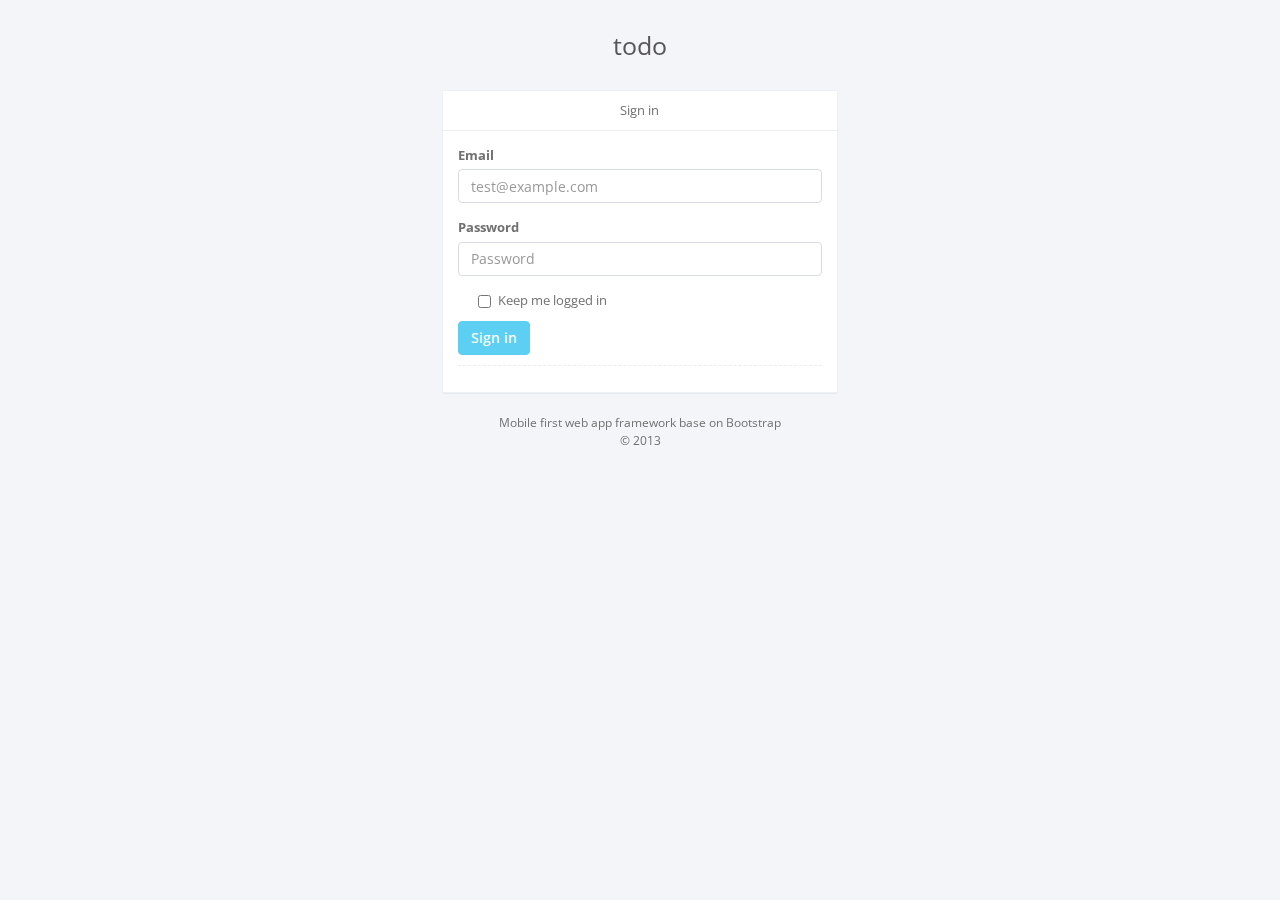
<file: Php/index.html>
<!DOCTYPE html>
<html lang="en">
<!-- Mirrored from heyflat.com/themes/todo/signin.html by HTTrack Website Copier/3.x [XR&CO'2013], Fri, 06 Sep 2013 20:39:11 GMT -->
<head>
    <meta charset="utf-8"/>
    <title>Web Application | todo</title>
    <meta name="description"
          content="app, web app, responsive, admin dashboard, admin, flat, flat ui, ui kit, off screen nav"/>
    <meta name="viewport" content="width=device-width, initial-scale=1, maximum-scale=1"/>

    <link rel="stylesheet" href="css/bootstrap.css" type="text/css"/>
    <link rel="stylesheet" href="css/font-awesome.css" type="text/css"/>
    <link rel="stylesheet" href="css/app.v1.css" type="text/css"/>
    <link rel="stylesheet" href="css/font.css" type="text/css" cache="false"/>
    <link rel="stylesheet" href="css/toastr.css" type="text/css"/>
</head>
<body>
<section id="content" class="m-t-lg wrapper-md animated fadeInUp"><a class="nav-brand" href="index.html">todo</a>

    <div class="row m-n">
        <div class="col-md-4 col-md-offset-4 m-t-lg">
            <section class="panel">
                <header class="panel-heading text-center"> Sign in</header>
                <form action="#" class="panel-body" data-bind="with: model">
                    <div class="form-group">
                        <label class="control-label">Email</label>
                        <input type="email" placeholder="test@example.com" class="form-control" data-bind="value: email">
                    </div>
                    <div class="form-group">
                        <label class="control-label">Password</label>
                        <input type="password" placeholder="Password" class="form-control" data-bind="value: password">
                    </div>
                    <div class="checkbox"><label> <input type="checkbox"> Keep me logged in </label></div>

                    <a class="btn btn-info" data-bind="click: $root.signIn">
                        Sign in
                    </a>
                    <div class="line line-dashed"></div>
                </form>
            </section>
        </div>
    </div>
</section>
<!-- footer -->
<footer id="footer">
    <div class="text-center padder clearfix">
        <p>
            <small>Mobile first web app framework base on Bootstrap<br>&copy; 2013</small>
        </p>
    </div>
</footer>
<!-- / footer -->

    <script src="js/libs/jquery-2.1.1.js"></script>
    <script src="js/libs/json2.js"></script>
    <script src="js/libs/moment.js"></script>
    <script src="js/libs/amplify.js"></script>

    <script src="js/libs/holder.js"></script>
    <script src="js/libs/jquery.blockUI.js"></script>
    <script src="js/libs/spin.js"></script>
    <script src="js/libs/bootbox.js"></script>
    <script src="js/libs/toastr.js"></script>

    <script src="js/libs/knockout-3.2.0.js"></script>
    <script src="js/libs/knockout.validation.js"></script>
    <script src="js/libs/extensions/ko.spinning.js"></script>

    <script src="css/app.v1.js"></script>
    <script data-main="js/index.js" src="js/libs/require.js" type="text/javascript"></script>
</body>
</html>
</file>
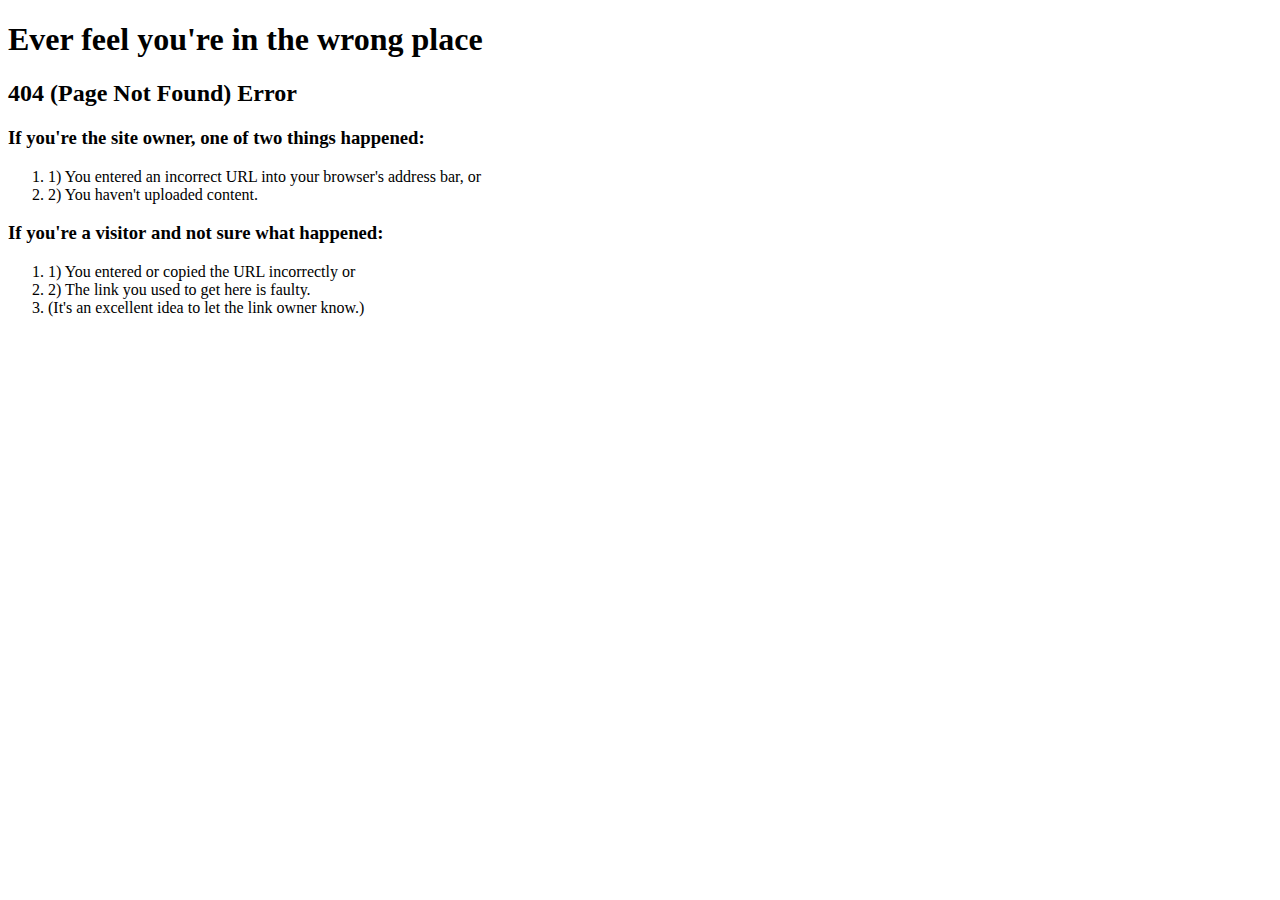
<file: Php/css/select2-spinner.html>
<!DOCTYPE html PUBLIC "-//W3C//DTD XHTML 1.0 Transitional//EN" "http://www.w3.org/TR/xhtml1/DTD/xhtml1-transitional.dtd">
<html xmlns="http://www.w3.org/1999/xhtml">

<head>
<meta http-equiv="Content-Type" content="text/html; charset=utf-8" />
<title>404 (Page Not Found) Error - Ever feel like you're in the wrong place?</title>

<link href="http://p3nlhclust404.shr.prod.phx3.secureserver.net/SharedContent/404-etc-styles.css" rel="stylesheet" type="text/css" media="screen" />

</head>

<body>

	<div class="body-404">
		<h1>
			<span>Ever feel you're in the wrong place</span>
		</h1>
		
		<div class="info-container">
			<div class="inner-border clear-fix">
				<h2 class="info-top">
					404 (Page Not Found) Error
				</h2>
				
				<div class="site-owner-404">
					<h3>If you're the <strong>site owner,</strong> one of two things happened:</h3>
					<ol>
						<li>
							1) You entered an incorrect URL into your browser's address bar, or
						</li>
						<li>
							2) You haven't uploaded content.
						</li>
					</ol>
				</div>
				
				<div class="site-visitor-404">
					<h3>If you're a <strong>visitor</strong> and not sure what happened:</h3>
					<ol>
						<li>
							1) You entered or copied the URL incorrectly or
						</li>
						<li>
							2) The link you used to get here is faulty.
						</li>
						<li class="last">
							(It's an excellent idea to let the link owner know.)
						</li>
					</ol>
				</div>
			</div>
		</div>
	</div>

</body>
</html>
</file>
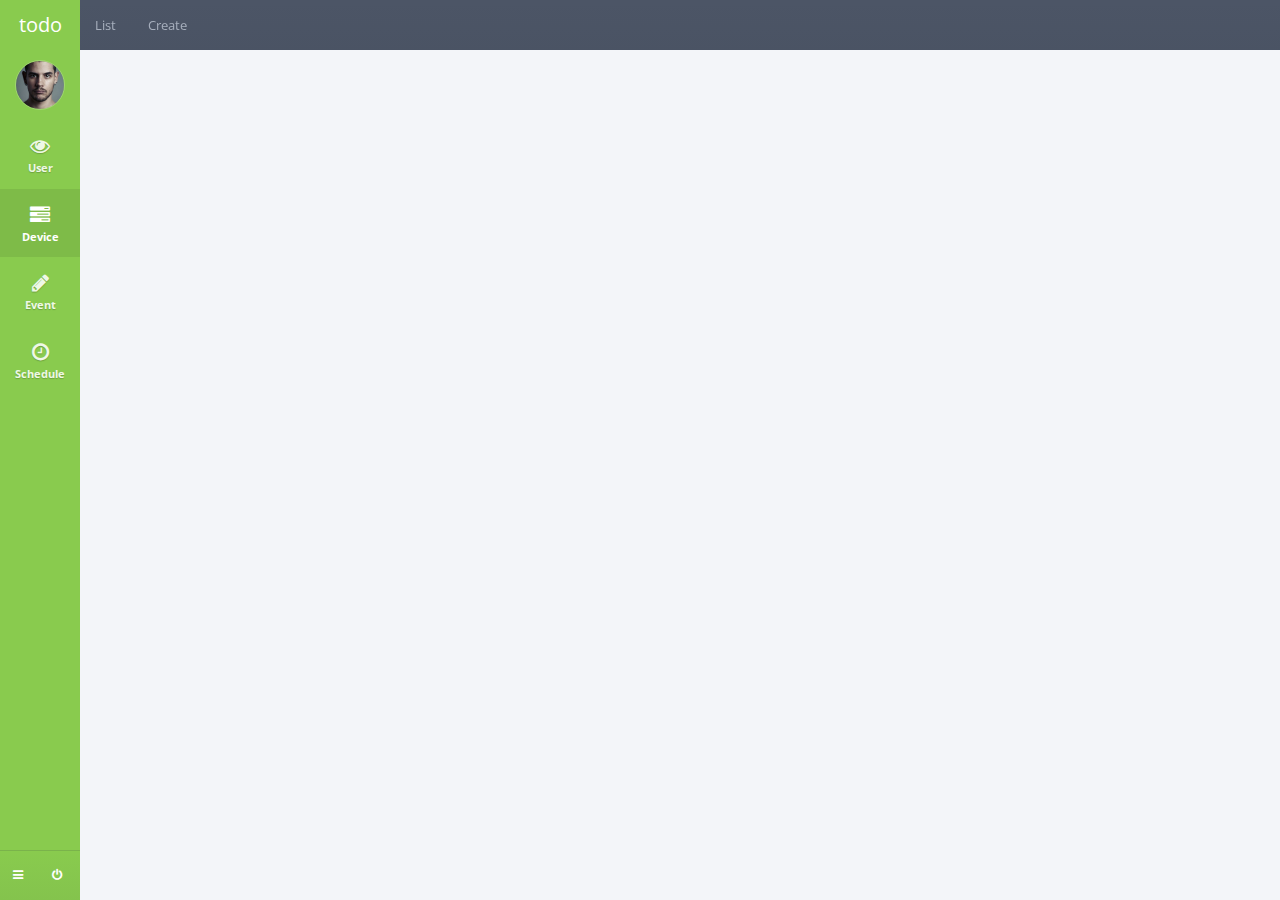
<file: Php/view/device.html>
<!DOCTYPE html>
<html lang="en">
<!-- Mirrored from heyflat.com/themes/todo/timeline.html by HTTrack Website Copier/3.x [XR&CO'2013], Fri, 06 Sep 2013 20:43:23 GMT -->
<head>
    <meta charset="utf-8"/>
    <title>device | todo</title>
    <meta name="description"
          content="app, web app, responsive, admin dashboard, admin, flat, flat ui, ui kit, off screen nav"/>
    <meta name="viewport" content="width=device-width, initial-scale=1, maximum-scale=1"/>

    <link rel="stylesheet" href="../css/bootstrap.css" type="text/css"/>
    <link rel="stylesheet" href="../css/font-awesome.css" type="text/css"/>
    <link rel="stylesheet" href="../css/app.v1.css" type="text/css"/>
    <link rel="stylesheet" href="../css/font.css" type="text/css" cache="false"/>
    <link rel="stylesheet" href="../css/toastr.css" type="text/css"/>
</head>
<body>
<section class="hbox stretch"> <!-- .aside -->
    <aside class="bg-success dk aside-sm nav-vertical no-borders" id="nav">
        <section class="vbox">
            <header class="nav-bar"><a class="btn btn-link visible-xs" data-toggle="class:nav-off-screen"
                                       data-target="body"> <i class="icon-reorder"></i> </a> <a href="#"
                                                                                                class="nav-brand"
                                                                                                data-toggle="fullscreen">todo</a>
                <a class="btn btn-link visible-xs" data-toggle="class:show" data-target=".nav-user"> <i
                        class="icon-comment-alt"></i> </a></header>
            <footer class="footer bg-gradient hidden-xs">
                <a href="modal.lockme.html" data-toggle="ajaxModal" class="btn btn-sm btn-link m-r-n-xs pull-right"> <i class="icon-off"></i> </a>
                <a href="#nav" data-toggle="class:nav-vertical" class="btn btn-sm btn-link m-l-n-sm"> <i class="icon-reorder"></i></a>
            </footer>
            <section>
                <div class="nav-user hidden-xs pos-rlt">
                    <div class="nav-avatar pos-rlt"><a href="#" class="thumb-sm avatar animated rollIn"
                                                       data-toggle="dropdown"> <img src="../images/avatar.jpg" alt=""
                                                                                    class=""> <span
                            class="caret caret-white"></span> </a>
                        <ul class="dropdown-menu m-t-sm animated fadeInLeft">
                            <span class="arrow top"></span>
                            <li><a href="#">Settings</a></li>
                            <li><a href="#">Profile</a></li>
                            <li class="divider"></li>
                            <li><a href="#">Logout</a></li>
                        </ul>
                    </div>
                </div>
                <nav class="nav-primary hidden-xs">
                    <ul class="nav">
                        <li><a href="../view/user.html"> <i class="icon-eye-open"></i> <span>User </span> </a></li>
                        <li class="active"><a href="../view/device.html"> <i class="icon-tasks"></i> <span>Device </span> </a></li>
                        <li><a href="../view/event.html"> <i class="icon-pencil"></i> <span>Event </span> </a></li>
                        <li><a href="../view/schedule.html"> <i class="icon-time"></i> <span>Schedule </span> </a>
                        </li>
                    </ul>
                </nav>
            </section>
        </section>
    </aside>
    <!-- /.aside --> <!-- .vbox -->
    <section id="content">
        <section class="vbox">
            <header class="header bg-dark bg-gradient">
                <ul class="nav nav-tabs">
                    <li class=""><a href="#list" data-toggle="tab">List</a></li>
                    <li class=""><a href="#create" data-toggle="tab">Create</a></li>
                </ul>
            </header>
            <section class="scrollable wrapper">
                <div class="tab-content">
                    <section class="tab-pane active" id="list">
                    </section>
                    <section class="tab-pane" id="create">
                        <form class="form-horizontal" method="get" data-validate="parsley">

                            <div class="form-group"><label class="col-sm-2 control-label">Email</label>

                                <div class="col-sm-4"><input type="text" name="email" placeholder="test@example.com"
                                                             class="bg-focus form-control" data-required="true"
                                                             data-type="email"></div>
                            </div>
                            <div class="form-group"><label class="col-sm-2 control-label">Password</label>

                                <div class="col-sm-4"><input type="password" name="password" placeholder="Password"
                                                             class="bg-focus form-control">

                                </div>
                            </div>
                            <div class="form-group">
                                <div class="col-sm-4 col-sm-offset-2">
                                    <button type="submit" class="btn btn-white">Cancel</button>
                                    <button type="submit" class="btn btn-primary">Save changes</button>
                                </div>
                            </div>
                        </form>
                    </section>
                    <section class="tab-pane" id="update">
                        <div class="panel">
                            <div class="wizard clearfix" id="form-wizard">
                                <ul class="steps">
                                    <li data-target="#step1" class="active"><span class="badge badge-info">1</span>Step
                                        1
                                    </li>
                                    <li data-target="#step2"><span class="badge">2</span>Step 2</li>
                                    <li data-target="#step3"><span class="badge">3</span>Step 3</li>
                                </ul>
                            </div>
                            <div class="step-content">
                                <form>
                                    <div class="step-pane active" id="step1"><p>Your website:</p> <input type="text"
                                                                                                         class="form-control"
                                                                                                         data-trigger="change"
                                                                                                         data-required="true"
                                                                                                         data-type="url"
                                                                                                         placeholder="website">
                                    </div>
                                    <div class="step-pane" id="step2"><p>Your email:</p> <input type="text"
                                                                                                class="form-control"
                                                                                                data-trigger="change"
                                                                                                data-required="true"
                                                                                                data-type="email"
                                                                                                placeholder="email address">
                                    </div>
                                    <div class="step-pane" id="step3">This is step 3</div>
                                </form>
                                <div class="actions m-t">
                                    <button type="button" class="btn btn-white btn-sm btn-prev"
                                            data-target="#form-wizard" data-wizard="previous" disabled="disabled">Prev
                                    </button>
                                    <button type="button" class="btn btn-white btn-sm btn-next"
                                            data-target="#form-wizard" data-wizard="next" data-last="Finish">Next
                                    </button>
                                </div>
                            </div>
                        </div>
                    </section>
                </div>
            </section>
        </section>
    </section>
    <!-- /.vbox -->
</section>
<script src="../js/libs/jquery-2.1.1.js"></script>
<script src="../js/libs/json2.js"></script>
<script src="../js/libs/moment.js"></script>
<script src="../js/libs/amplify.js"></script>

<script src="../js/libs/bootstrap.js"></script>
<script src="../js/libs/holder.js"></script>
<script src="../js/libs/jquery.blockUI.js"></script>
<script src="../js/libs/spin.js"></script>
<script src="../js/libs/bootbox.js"></script>
<script src="../js/libs/toastr.js"></script>

<script src="../js/libs/knockout-3.2.0.js"></script>
<script src="../js/libs/knockout.validation.js"></script>
<script src="../js/libs/extensions/ko.spinning.js"></script>

<script src="../css/app.v1.js"></script>
<script data-main="../js/device.js" src="../js/libs/require.js" type="text/javascript"></script>
</body>
</html>
</file>
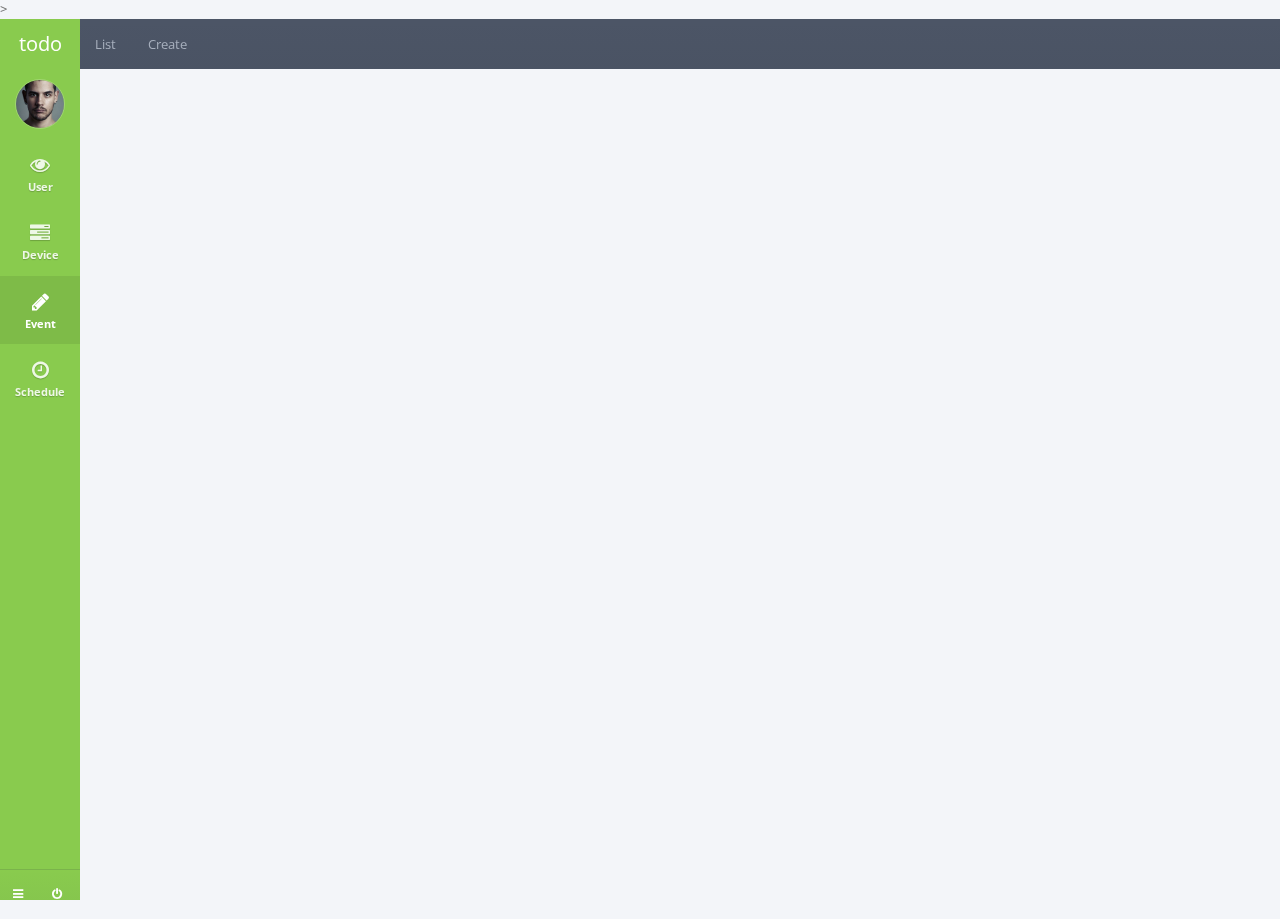
<file: Php/view/event.html>
<!DOCTYPE html>
<html lang="en">
<!-- Mirrored from heyflat.com/themes/todo/timeline.html by HTTrack Website Copier/3.x [XR&CO'2013], Fri, 06 Sep 2013 20:43:23 GMT -->
<head>
    <meta charset="utf-8"/>
    <title>event | todo</title>
    <meta name="description"
          content="app, web app, responsive, admin dashboard, admin, flat, flat ui, ui kit, off screen nav"/>
    <meta name="viewport" content="width=device-width, initial-scale=1, maximum-scale=1"/>

    <link rel="stylesheet" href="../css/bootstrap.css" type="text/css"/>
    <link rel="stylesheet" href="../css/font-awesome.css" type="text/css"/>
    <link rel="stylesheet" href="../css/app.v1.css" type="text/css"/>
    <link rel="stylesheet" href="../css/font.css" type="text/css" cache="false"/>
    <link rel="stylesheet" href="../css/toastr.css" type="text/css"/>>
</head>
<body>
<section class="hbox stretch"> <!-- .aside -->
    <aside class="bg-success dk aside-sm nav-vertical no-borders" id="nav">
        <section class="vbox">
            <header class="nav-bar"><a class="btn btn-link visible-xs" data-toggle="class:nav-off-screen"
                                       data-target="body"> <i class="icon-reorder"></i> </a> <a href="#"
                                                                                                class="nav-brand"
                                                                                                data-toggle="fullscreen">todo</a>
                <a class="btn btn-link visible-xs" data-toggle="class:show" data-target=".nav-user"> <i
                        class="icon-comment-alt"></i> </a></header>
            <footer class="footer bg-gradient hidden-xs">
                <a href="modal.lockme.html" data-toggle="ajaxModal" class="btn btn-sm btn-link m-r-n-xs pull-right"> <i class="icon-off"></i> </a>
                <a href="#nav" data-toggle="class:nav-vertical" class="btn btn-sm btn-link m-l-n-sm"> <i class="icon-reorder"></i></a>
            </footer>
            <section>
                <div class="nav-user hidden-xs pos-rlt">
                    <div class="nav-avatar pos-rlt"><a href="#" class="thumb-sm avatar animated rollIn"
                                                       data-toggle="dropdown"> <img src="../images/avatar.jpg" alt=""
                                                                                    class=""> <span
                            class="caret caret-white"></span> </a>
                        <ul class="dropdown-menu m-t-sm animated fadeInLeft">
                            <span class="arrow top"></span>
                            <li><a href="#">Settings</a></li>
                            <li><a href="#">Profile</a></li>
                            <li class="divider"></li>
                            <li><a href="#">Logout</a></li>
                        </ul>
                    </div>
                </div>
                <nav class="nav-primary hidden-xs">
                    <ul class="nav">
                        <li><a href="../view/user.html"> <i class="icon-eye-open"></i> <span>User </span> </a></li>
                        <li><a href="../view/device.html"> <i class="icon-tasks"></i> <span>Device </span> </a></li>
                        <li class="active"><a href="../view/event.html"> <i class="icon-pencil"></i> <span>Event </span> </a></li>
                        <li><a href="../view/schedule.html"> <i class="icon-time"></i> <span>Schedule </span> </a>
                        </li>
                    </ul>
                </nav>
            </section>
        </section>
    </aside>
    <!-- /.aside --> <!-- .vbox -->
    <section id="content">
        <section class="vbox">
            <header class="header bg-dark bg-gradient">
                <ul class="nav nav-tabs">
                    <li class=""><a href="#list" data-toggle="tab">List</a></li>
                    <li class=""><a href="#create" data-toggle="tab">Create</a></li>
                </ul>
            </header>
            <section class="scrollable wrapper">
                <div class="tab-content">
                    <section class="tab-pane active" id="list">
                    </section>
                    <section class="tab-pane" id="create">
                        <form class="form-horizontal" method="get" data-validate="parsley">

                            <div class="form-group"><label class="col-sm-2 control-label">Email</label>

                                <div class="col-sm-4"><input type="text" name="email" placeholder="test@example.com"
                                                             class="bg-focus form-control" data-required="true"
                                                             data-type="email"></div>
                            </div>
                            <div class="form-group"><label class="col-sm-2 control-label">Password</label>

                                <div class="col-sm-4"><input type="password" name="password" placeholder="Password"
                                                             class="bg-focus form-control">

                                </div>
                            </div>
                            <div class="form-group">
                                <div class="col-sm-4 col-sm-offset-2">
                                    <button type="submit" class="btn btn-white">Cancel</button>
                                    <button type="submit" class="btn btn-primary">Save changes</button>
                                </div>
                            </div>
                        </form>
                    </section>
                    <section class="tab-pane" id="update">
                        <div class="panel">
                            <div class="wizard clearfix" id="form-wizard">
                                <ul class="steps">
                                    <li data-target="#step1" class="active"><span class="badge badge-info">1</span>Step
                                        1
                                    </li>
                                    <li data-target="#step2"><span class="badge">2</span>Step 2</li>
                                    <li data-target="#step3"><span class="badge">3</span>Step 3</li>
                                </ul>
                            </div>
                            <div class="step-content">
                                <form>
                                    <div class="step-pane active" id="step1"><p>Your website:</p> <input type="text"
                                                                                                         class="form-control"
                                                                                                         data-trigger="change"
                                                                                                         data-required="true"
                                                                                                         data-type="url"
                                                                                                         placeholder="website">
                                    </div>
                                    <div class="step-pane" id="step2"><p>Your email:</p> <input type="text"
                                                                                                class="form-control"
                                                                                                data-trigger="change"
                                                                                                data-required="true"
                                                                                                data-type="email"
                                                                                                placeholder="email address">
                                    </div>
                                    <div class="step-pane" id="step3">This is step 3</div>
                                </form>
                                <div class="actions m-t">
                                    <button type="button" class="btn btn-white btn-sm btn-prev"
                                            data-target="#form-wizard" data-wizard="previous" disabled="disabled">Prev
                                    </button>
                                    <button type="button" class="btn btn-white btn-sm btn-next"
                                            data-target="#form-wizard" data-wizard="next" data-last="Finish">Next
                                    </button>
                                </div>
                            </div>
                        </div>
                    </section>
                </div>
            </section>
        </section>
    </section>
    <!-- /.vbox -->
    <script src="../js/libs/jquery-2.1.1.js"></script>
    <script src="../js/libs/json2.js"></script>
    <script src="../js/libs/moment.js"></script>
    <script src="../js/libs/amplify.js"></script>

    <script src="../js/libs/bootstrap.js"></script>
    <script src="../js/libs/holder.js"></script>
    <script src="../js/libs/jquery.blockUI.js"></script>
    <script src="../js/libs/spin.js"></script>
    <script src="../js/libs/bootbox.js"></script>
    <script src="../js/libs/toastr.js"></script>

    <script src="../js/libs/knockout-3.2.0.js"></script>
    <script src="../js/libs/knockout.validation.js"></script>
    <script src="../js/libs/extensions/ko.spinning.js"></script>

    <script src="../css/app.v1.js"></script>
    <script data-main="../js/event.js" src="../js/libs/require.js" type="text/javascript"></script>
</body>
</html>
</file>
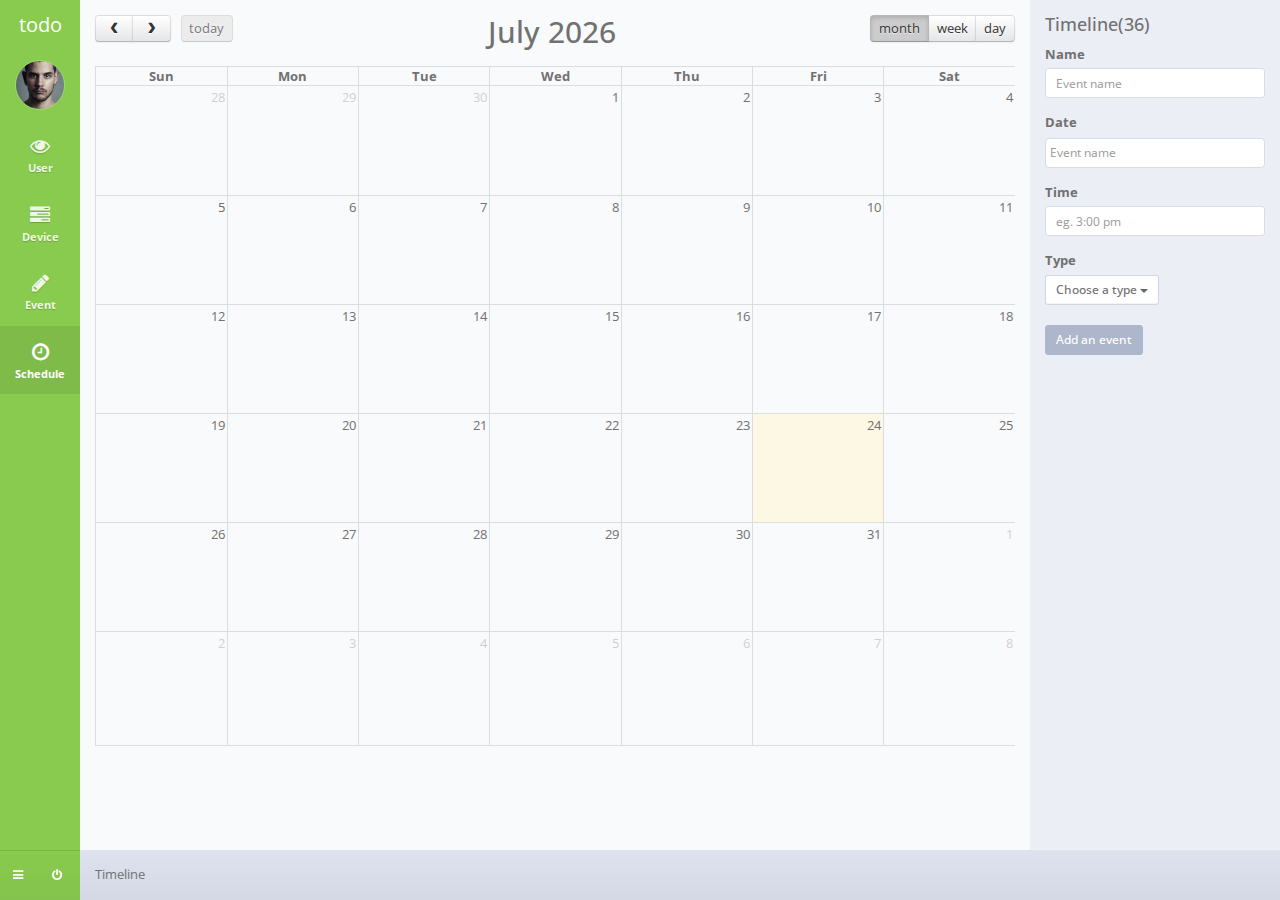
<file: Php/view/schedule.html>
<!DOCTYPE html>
<html lang="en">
<!-- Mirrored from heyflat.com/themes/todo/timeline.html by HTTrack Website Copier/3.x [XR&CO'2013], Fri, 06 Sep 2013 20:43:23 GMT -->
<head>
    <meta charset="utf-8"/>
    <title>schedule | todo</title>
    <meta name="description"
          content="app, web app, responsive, admin dashboard, admin, flat, flat ui, ui kit, off screen nav"/>
    <meta name="viewport" content="width=device-width, initial-scale=1, maximum-scale=1"/>

    <link rel="stylesheet" href="../css/bootstrap.css" type="text/css"/>
    <link rel="stylesheet" href="../css/font-awesome.css" type="text/css"/>
    <link rel="stylesheet" href="../css/app.v1.css" type="text/css"/>
    <link rel="stylesheet" href="../css/font.css" type="text/css" cache="false"/>
    <link rel="stylesheet" href="../css/toastr.css" type="text/css"/>

    <link href="../css/fullcalendar.min.css" rel="stylesheet" />
    <link href="../css/fullcalendar.print.css" rel="stylesheet" media='print' />
</head>
<body>
<section class="hbox stretch"> <!-- .aside -->
    <aside class="bg-success dk aside-sm nav-vertical no-borders" id="nav">
        <section class="vbox">
            <header class="nav-bar"><a class="btn btn-link visible-xs" data-toggle="class:nav-off-screen"
                                       data-target="body"> <i class="icon-reorder"></i> </a> <a href="#"
                                                                                                class="nav-brand"
                                                                                                data-toggle="fullscreen">todo</a>
                <a class="btn btn-link visible-xs" data-toggle="class:show" data-target=".nav-user"> <i
                        class="icon-comment-alt"></i> </a></header>
            <footer class="footer bg-gradient hidden-xs">
                <a href="modal.lockme.html" data-toggle="ajaxModal" class="btn btn-sm btn-link m-r-n-xs pull-right"> <i class="icon-off"></i> </a>
                <a href="#nav" data-toggle="class:nav-vertical" class="btn btn-sm btn-link m-l-n-sm"> <i class="icon-reorder"></i></a>
            </footer>
            <section>
                <div class="nav-user hidden-xs pos-rlt">
                    <div class="nav-avatar pos-rlt"><a href="#" class="thumb-sm avatar animated rollIn"
                                                       data-toggle="dropdown"> <img src="../images/avatar.jpg" alt=""
                                                                                    class=""> <span
                            class="caret caret-white"></span> </a>
                        <ul class="dropdown-menu m-t-sm animated fadeInLeft">
                            <span class="arrow top"></span>
                            <li><a href="#">Settings</a></li>
                            <li><a href="#">Profile</a></li>
                            <li class="divider"></li>
                            <li><a href="#">Logout</a></li>
                        </ul>
                    </div>
                </div>
                <nav class="nav-primary hidden-xs">
                    <ul class="nav">
                        <li><a href="../view/user.html"> <i class="icon-eye-open"></i> <span>User </span> </a></li>
                        <li><a href="../view/device.html"> <i class="icon-tasks"></i> <span>Device </span> </a></li>
                        <li><a href="../view/event.html"> <i class="icon-pencil"></i> <span>Event </span> </a></li>
                        <li class="active"><a href="../view/schedule.html"> <i class="icon-time"></i> <span>Schedule </span> </a>
                        </li>
                    </ul>
                </nav>
            </section>
        </section>
    </aside>
    <!-- /.aside --> <!-- .vbox -->
    <section id="content">
        <section class="vbox">
            <footer class="footer bg-light dker bg-gradient"><p>Timeline</p></footer>
            <section class="bg-light lter">
                <section class="hbox stretch"> <!-- .aside -->
                    <aside>
                        <section class="vbox">
                            <section class="scrollable wrapper">
                                <div id="calendar">
                                </div>
                            </section>
                        </section>
                    </aside>
                    <!-- /.aside --> <!-- .aside -->
                    <aside class="aside-lg bg-light">
                        <div class="wrapper"><h4 class="m-t-none">Timeline(36)</h4>

                            <form>
                                <div class="form-group"><label>Name</label> <input type="text" placeholder="Event name"
                                                                                   class="input-sm form-control"></div>
                                <div class="form-group"><label>Date</label> <input type="text" placeholder="Event name"
                                                                                   class="datepicker input-sm form-control">
                                </div>
                                <div class="form-group"><label>Time</label> <input type="text" placeholder="eg. 3:00 pm"
                                                                                   class="input-sm form-control"></div>
                                <div class="form-group"><label>Type</label>

                                    <div>
                                        <div class="btn-group">
                                            <button data-toggle="dropdown" class="btn btn-sm btn-white dropdown-toggle">
                                                <span class="dropdown-label">Choose a type</span> <span
                                                    class="caret"></span></button>
                                            <ul class="dropdown-menu dropdown-select">
                                                <li><a href="#"><input type="radio" name="d-s-r">Travel</a></li>
                                                <li class=""><a href="#"><input type="radio" name="d-s-r">Phone</a></li>
                                                <li class=""><a href="#"><input type="radio" name="d-s-r">Meeting</a>
                                                </li>
                                                <li class=""><a href="#"><input type="radio"
                                                                                name="d-s-r">Appointment</a></li>
                                            </ul>
                                        </div>
                                    </div>
                                </div>
                                <div class="m-t-lg">
                                    <button class="btn btn-sm btn-default">Add an event</button>
                                </div>
                            </form>
                        </div>
                    </aside>
                    <!-- /.aside --> </section>
            </section>
        </section>
    </section>
    <!-- /.vbox -->
</section>
    <script src="../js/libs/jquery-2.1.1.js"></script>
    <script src="../js/libs/json2.js"></script>
    <script src="../js/libs/moment.js"></script>
    <script src="../js/libs/amplify.js"></script>

    <script src="../js/libs/bootstrap.js"></script>
    <script src="../js/libs/holder.js"></script>
    <script src="../js/libs/jquery.blockUI.js"></script>
    <script src="../js/libs/spin.js"></script>
    <script src="../js/libs/bootbox.js"></script>
    <script src="../js/libs/toastr.js"></script>

    <script src="../js/libs/jquery-ui.custom.min.js"></script>
    <script src="../js/libs/fullcalendar.min.js"></script>

    <script src="../js/libs/knockout-3.2.0.js"></script>
    <script src="../js/libs/knockout.validation.js"></script>
    <script src="../js/libs/extensions/ko.spinning.js"></script>

    <script data-main="../js/schedule.js" src="../js/libs/require.js" type="text/javascript"></script>
</body>
</html>
</file>
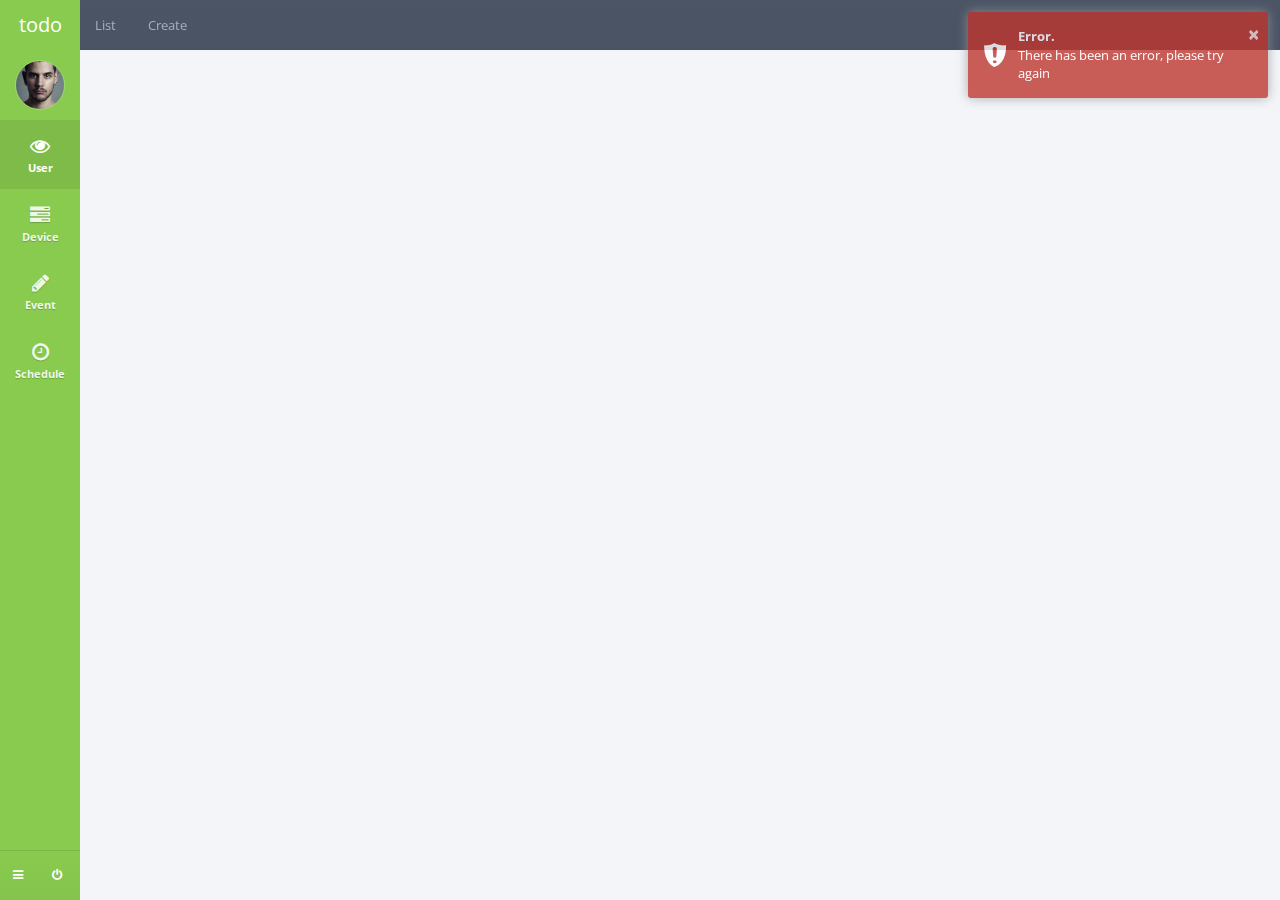
<file: Php/view/user.html>
<!DOCTYPE html>
<html lang="en">
<!-- Mirrored from heyflat.com/themes/todo/timeline.html by HTTrack Website Copier/3.x [XR&CO'2013], Fri, 06 Sep 2013 20:43:23 GMT -->
<head>
    <meta charset="utf-8"/>
    <title>user | todo</title>
    <meta name="description"
          content="app, web app, responsive, admin dashboard, admin, flat, flat ui, ui kit, off screen nav"/>
    <meta name="viewport" content="width=device-width, initial-scale=1, maximum-scale=1"/>

    <link rel="stylesheet" href="../css/bootstrap.css" type="text/css"/>
    <link rel="stylesheet" href="../css/font-awesome.css" type="text/css"/>
    <link rel="stylesheet" href="../css/app.v1.css" type="text/css"/>
    <link rel="stylesheet" href="../css/font.css" type="text/css" cache="false"/>
    <link rel="stylesheet" href="../css/toastr.css" type="text/css"/>
</head>
<body>
<section class="hbox stretch"> <!-- .aside -->
<aside class="bg-success dk aside-sm nav-vertical no-borders" id="nav">
    <section class="vbox">
        <header class="nav-bar"><a class="btn btn-link visible-xs" data-toggle="class:nav-off-screen"
                                   data-target="body"> <i class="icon-reorder"></i> </a> <a href="#"
                                                                                            class="nav-brand"
                                                                                            data-toggle="fullscreen">todo</a>
            <a class="btn btn-link visible-xs" data-toggle="class:show" data-target=".nav-user"> <i
                    class="icon-comment-alt"></i> </a></header>
        <footer class="footer bg-gradient hidden-xs">
            <a href="modal.lockme.html" data-toggle="ajaxModal" class="btn btn-sm btn-link m-r-n-xs pull-right"> <i class="icon-off"></i> </a>
            <a href="#nav" data-toggle="class:nav-vertical" class="btn btn-sm btn-link m-l-n-sm"> <i class="icon-reorder"></i></a>
        </footer>
        <section>
            <div class="nav-user hidden-xs pos-rlt">
                <div class="nav-avatar pos-rlt"><a href="#" class="thumb-sm avatar animated rollIn"
                                                   data-toggle="dropdown"> <img src="../images/avatar.jpg" alt=""
                                                                                class=""> <span
                        class="caret caret-white"></span> </a>
                    <ul class="dropdown-menu m-t-sm animated fadeInLeft">
                        <span class="arrow top"></span>
                        <li><a href="#">Settings</a></li>
                        <li><a href="#">Profile</a></li>
                        <li class="divider"></li>
                        <li><a href="#">Logout</a></li>
                    </ul>
                </div>
            </div>
            <nav class="nav-primary hidden-xs">
                <ul class="nav">
                    <li class="active"><a href="../view/user.html"> <i class="icon-eye-open"></i> <span>User </span> </a></li>
                    <li><a href="../view/device.html"> <i class="icon-tasks"></i> <span>Device </span> </a></li>
                    <li><a href="../view/event.html"> <i class="icon-pencil"></i> <span>Event </span> </a></li>
                    <li><a href="../view/schedule.html"> <i class="icon-time"></i> <span>Schedule </span> </a>
                    </li>
                </ul>
            </nav>
        </section>
    </section>
</aside>
<!-- /.aside --> <!-- .vbox -->
<section id="content">
    <section class="vbox">
        <header class="header bg-dark bg-gradient">
            <ul class="nav nav-tabs">
                <li class=""><a href="#list" data-toggle="tab">List</a></li>
                <li class=""><a href="#create" data-toggle="tab">Create</a></li>
            </ul>
        </header>
        <section class="scrollable wrapper">
            <div class="tab-content">
                <section class="tab-pane active" id="list">
                </section>
                <section class="tab-pane" id="create">
                    <form class="form-horizontal" action="#" data-validate="parsley">

                        <div class="form-group"><label class="col-sm-2 control-label">Email</label>

                            <div class="col-sm-4"><input type="text" name="email" placeholder="test@example.com"
                                                         class="bg-focus form-control" data-required="true"
                                                         data-type="email"></div>
                        </div>
                        <div class="form-group"><label class="col-sm-2 control-label">Password</label>

                            <div class="col-sm-4"><input type="password" name="password" placeholder="Password"
                                                         class="bg-focus form-control">

                            </div>
                        </div>
                        <div class="form-group">
                            <div class="col-sm-4 col-sm-offset-2">
                                <button type="submit" class="btn btn-white">Cancel</button>
                                <button type="submit" class="btn btn-primary">Save changes</button>
                            </div>
                        </div>
                    </form>
                </section>
                <section class="tab-pane" id="update">
                    <div class="panel">
                        <div class="wizard clearfix" id="form-wizard">
                            <ul class="steps">
                                <li data-target="#step1" class="active"><span class="badge badge-info">1</span>Step
                                    1
                                </li>
                                <li data-target="#step2"><span class="badge">2</span>Step 2</li>
                                <li data-target="#step3"><span class="badge">3</span>Step 3</li>
                            </ul>
                        </div>
                        <div class="step-content">
                            <form>
                                <div class="step-pane active" id="step1"><p>Your website:</p> <input type="text"
                                                                                                     class="form-control"
                                                                                                     data-trigger="change"
                                                                                                     data-required="true"
                                                                                                     data-type="url"
                                                                                                     placeholder="website">
                                </div>
                                <div class="step-pane" id="step2"><p>Your email:</p> <input type="text"
                                                                                            class="form-control"
                                                                                            data-trigger="change"
                                                                                            data-required="true"
                                                                                            data-type="email"
                                                                                            placeholder="email address">
                                </div>
                                <div class="step-pane" id="step3">This is step 3</div>
                            </form>
                            <div class="actions m-t">
                                <button type="button" class="btn btn-white btn-sm btn-prev"
                                        data-target="#form-wizard" data-wizard="previous" disabled="disabled">Prev
                                </button>
                                <button type="button" class="btn btn-white btn-sm btn-next"
                                        data-target="#form-wizard" data-wizard="next" data-last="Finish">Next
                                </button>
                            </div>
                        </div>
                    </div>
                </section>
            </div>
        </section>
    </section>
</section>
<!-- /.vbox -->
</section>

<script src="../js/libs/jquery-2.1.1.js"></script>
<script src="../js/libs/json2.js"></script>
<script src="../js/libs/moment.js"></script>
<script src="../js/libs/amplify.js"></script>

<script src="../js/libs/bootstrap.js"></script>
<script src="../js/libs/holder.js"></script>
<script src="../js/libs/jquery.blockUI.js"></script>
<script src="../js/libs/spin.js"></script>
<script src="../js/libs/bootbox.js"></script>
<script src="../js/libs/toastr.js"></script>

<script src="../js/libs/knockout-3.2.0.js"></script>
<script src="../js/libs/knockout.validation.js"></script>
<script src="../js/libs/extensions/ko.spinning.js"></script>

<script data-main="../js/user.js" src="../js/libs/require.js" type="text/javascript"></script>
<!--<script src="../css/app.v1.js"></script>-->
</body>
</html>
</file>
<file: Php/css/app.v1.css>
article,aside,details,figcaption,figure,footer,header,hgroup,main,nav,section,summary{display:block;}audio,canvas,video{display:inline-block;}audio:not([controls]){display:none;height:0;}[hidden]{display:none;}html{font-family:sans-serif;-webkit-text-size-adjust:100%;-ms-text-size-adjust:100%;}body{margin:0;}a:focus{outline:thin dotted;}a:active,a:hover{outline:0;}h1{font-size:2em;margin:0.67em 0;}abbr[title]{border-bottom:1px dotted;}b,strong{font-weight:bold;}dfn{font-style:italic;}hr{-moz-box-sizing:content-box;box-sizing:content-box;height:0;}mark{background:#ff0;color:#000;}code,kbd,pre,samp{font-family:monospace,serif;font-size:1em;}pre{white-space:pre-wrap;}q{quotes:"\201C" "\201D" "\2018" "\2019";}small{font-size:80%;}sub,sup{font-size:75%;line-height:0;position:relative;vertical-align:baseline;}sup{top:-0.5em;}sub{bottom:-0.25em;}img{border:0;}svg:not(:root){overflow:hidden;}figure{margin:0;}fieldset{border:1px solid #c0c0c0;margin:0 2px;padding:0.35em 0.625em 0.75em;}legend{border:0;padding:0;}button,input,select,textarea{font-family:inherit;font-size:100%;margin:0;}button,input{line-height:normal;}button,select{text-transform:none;}button,html input[type="button"],input[type="reset"],input[type="submit"]{-webkit-appearance:button;cursor:pointer;}button[disabled],html input[disabled]{cursor:default;}input[type="checkbox"],input[type="radio"]{box-sizing:border-box;padding:0;}input[type="search"]{-webkit-appearance:textfield;-moz-box-sizing:content-box;-webkit-box-sizing:content-box;box-sizing:content-box;}input[type="search"]::-webkit-search-cancel-button,input[type="search"]::-webkit-search-decoration{-webkit-appearance:none;}button::-moz-focus-inner,input::-moz-focus-inner{border:0;padding:0;}textarea{overflow:auto;vertical-align:top;}table{border-collapse:collapse;border-spacing:0;}*,*:before,*:after{-webkit-box-sizing:border-box;-moz-box-sizing:border-box;box-sizing:border-box;}html{font-size:62.5%;-webkit-tap-highlight-color:rgba(0,0,0,0);}body{font-family:"Helvetica Neue",Helvetica,Arial,sans-serif;font-size:14px;line-height:1.428571429;color:#333333;background-color:#ffffff;}input,button,select,textarea{font-family:inherit;font-size:inherit;line-height:inherit;}button,input,select[multiple],textarea{background-image:none;}a{color:#428bca;text-decoration:none;}a:hover,a:focus{color:#2a6496;text-decoration:underline;}a:focus{outline:thin dotted #333;outline:5px auto -webkit-focus-ring-color;outline-offset:-2px;}img{vertical-align:middle;}.img-responsive{display:block;max-width:100%;height:auto;}.img-rounded{border-radius:6px;}.img-thumbnail{padding:4px;line-height:1.428571429;background-color:#ffffff;border:1px solid #dddddd;border-radius:4px;-webkit-transition:all 0.2s ease-in-out;transition:all 0.2s ease-in-out;display:inline-block;max-width:100%;height:auto;}.img-circle{border-radius:50%;}hr{margin-top:20px;margin-bottom:20px;border:0;border-top:1px solid #eeeeee;}.sr-only{position:absolute;width:1px;height:1px;margin:-1px;padding:0;overflow:hidden;clip:rect(0 0 0 0);border:0;}@media print{*{text-shadow:none !important;color:#000 !important;background:transparent !important;box-shadow:none !important;}a,a:visited{text-decoration:underline;}a[href]:after{content:" (" attr(href) ")";}abbr[title]:after{content:" (" attr(title) ")";}.ir a:after,a[href^="javascript:"]:after,a[href^="#"]:after{content:"";}pre,blockquote{border:1px solid #999;page-break-inside:avoid;}thead{display:table-header-group;}tr,img{page-break-inside:avoid;}img{max-width:100% !important;}@page{margin:2cm .5cm;}p,h2,h3{orphans:3;widows:3;}h2,h3{page-break-after:avoid;}.navbar{display:none;}.table td,.table th{background-color:#fff !important;}.btn>.caret,.dropup>.btn>.caret{border-top-color:#000 !important;}.label{border:1px solid #000;}.table{border-collapse:collapse !important;}.table-bordered th,.table-bordered td{border:1px solid #ddd !important;}}p{margin:0 0 10px;}.lead{margin-bottom:20px;font-size:16.099999999999998px;font-weight:200;line-height:1.4;}@media (min-width: 768px){.lead{font-size:21px;}}small{font-size:85%;}cite{font-style:normal;}.text-muted{color:#999999;}.text-primary{color:#428bca;}.text-warning{color:#c09853;}.text-danger{color:#b94a48;}.text-success{color:#468847;}.text-info{color:#3a87ad;}.text-left{text-align:left;}.text-right{text-align:right;}.text-center{text-align:center;}h1,h2,h3,h4,h5,h6,.h1,.h2,.h3,.h4,.h5,.h6{font-family:"Helvetica Neue",Helvetica,Arial,sans-serif;font-weight:500;line-height:1.1;}h1 small,h2 small,h3 small,h4 small,h5 small,h6 small,.h1 small,.h2 small,.h3 small,.h4 small,.h5 small,.h6 small{font-weight:normal;line-height:1;color:#999999;}h1,h2,h3{margin-top:20px;margin-bottom:10px;}h4,h5,h6{margin-top:10px;margin-bottom:10px;}h1,.h1{font-size:36px;}h2,.h2{font-size:30px;}h3,.h3{font-size:24px;}h4,.h4{font-size:18px;}h5,.h5{font-size:14px;}h6,.h6{font-size:12px;}h1 small,.h1 small{font-size:24px;}h2 small,.h2 small{font-size:18px;}h3 small,.h3 small,h4 small,.h4 small{font-size:14px;}.page-header{padding-bottom:9px;margin:40px 0 20px;border-bottom:1px solid #eeeeee;}ul,ol{margin-top:0;margin-bottom:10px;}ul ul,ol ul,ul ol,ol ol{margin-bottom:0;}.list-unstyled{padding-left:0;list-style:none;}.list-inline{padding-left:0;list-style:none;}.list-inline>li{display:inline-block;padding-left:5px;padding-right:5px;}dl{margin-bottom:20px;}dt,dd{line-height:1.428571429;}dt{font-weight:bold;}dd{margin-left:0;}@media (min-width: 768px){.dl-horizontal dt{float:left;width:160px;clear:left;text-align:right;overflow:hidden;text-overflow:ellipsis;white-space:nowrap;}.dl-horizontal dd{margin-left:180px;}.dl-horizontal dd:before,.dl-horizontal dd:after{content:" ";display:table;}.dl-horizontal dd:after{clear:both;}.dl-horizontal dd:before,.dl-horizontal dd:after{content:" ";display:table;}.dl-horizontal dd:after{clear:both;}}abbr[title],abbr[data-original-title]{cursor:help;border-bottom:1px dotted #999999;}abbr.initialism{font-size:90%;text-transform:uppercase;}blockquote{padding:10px 20px;margin:0 0 20px;border-left:5px solid #eeeeee;}blockquote p{font-size:17.5px;font-weight:300;line-height:1.25;}blockquote p:last-child{margin-bottom:0;}blockquote small{display:block;line-height:1.428571429;color:#999999;}blockquote small:before{content:'\2014 \00A0';}blockquote.pull-right{padding-right:15px;padding-left:0;border-right:5px solid #eeeeee;border-left:0;}blockquote.pull-right p,blockquote.pull-right small{text-align:right;}blockquote.pull-right small:before{content:'';}blockquote.pull-right small:after{content:'\00A0 \2014';}q:before,q:after,blockquote:before,blockquote:after{content:"";}address{display:block;margin-bottom:20px;font-style:normal;line-height:1.428571429;}code,pre{font-family:Monaco,Menlo,Consolas,"Courier New",monospace;}code{padding:2px 4px;font-size:90%;color:#c7254e;background-color:#f9f2f4;white-space:nowrap;border-radius:4px;}pre{display:block;padding:9.5px;margin:0 0 10px;font-size:13px;line-height:1.428571429;word-break:break-all;word-wrap:break-word;color:#333333;background-color:#f5f5f5;border:1px solid #cccccc;border-radius:4px;}pre.prettyprint{margin-bottom:20px;}pre code{padding:0;font-size:inherit;color:inherit;white-space:pre-wrap;background-color:transparent;border:0;}.pre-scrollable{max-height:340px;overflow-y:scroll;}.container{margin-right:auto;margin-left:auto;padding-left:15px;padding-right:15px;}.container:before,.container:after{content:" ";display:table;}.container:after{clear:both;}.container:before,.container:after{content:" ";display:table;}.container:after{clear:both;}.row{margin-left:-15px;margin-right:-15px;}.row:before,.row:after{content:" ";display:table;}.row:after{clear:both;}.row:before,.row:after{content:" ";display:table;}.row:after{clear:both;}.col-xs-1,.col-xs-2,.col-xs-3,.col-xs-4,.col-xs-5,.col-xs-6,.col-xs-7,.col-xs-8,.col-xs-9,.col-xs-10,.col-xs-11,.col-xs-12,.col-sm-1,.col-sm-2,.col-sm-3,.col-sm-4,.col-sm-5,.col-sm-6,.col-sm-7,.col-sm-8,.col-sm-9,.col-sm-10,.col-sm-11,.col-sm-12,.col-md-1,.col-md-2,.col-md-3,.col-md-4,.col-md-5,.col-md-6,.col-md-7,.col-md-8,.col-md-9,.col-md-10,.col-md-11,.col-md-12,.col-lg-1,.col-lg-2,.col-lg-3,.col-lg-4,.col-lg-5,.col-lg-6,.col-lg-7,.col-lg-8,.col-lg-9,.col-lg-10,.col-lg-11,.col-lg-12{position:relative;min-height:1px;padding-left:15px;padding-right:15px;}.col-xs-1,.col-xs-2,.col-xs-3,.col-xs-4,.col-xs-5,.col-xs-6,.col-xs-7,.col-xs-8,.col-xs-9,.col-xs-10,.col-xs-11{float:left;}.col-xs-1{width:8.333333333333332%;}.col-xs-2{width:16.666666666666664%;}.col-xs-3{width:25%;}.col-xs-4{width:33.33333333333333%;}.col-xs-5{width:41.66666666666667%;}.col-xs-6{width:50%;}.col-xs-7{width:58.333333333333336%;}.col-xs-8{width:66.66666666666666%;}.col-xs-9{width:75%;}.col-xs-10{width:83.33333333333334%;}.col-xs-11{width:91.66666666666666%;}.col-xs-12{width:100%;}@media (min-width: 768px){.container{max-width:750px;}.col-sm-1,.col-sm-2,.col-sm-3,.col-sm-4,.col-sm-5,.col-sm-6,.col-sm-7,.col-sm-8,.col-sm-9,.col-sm-10,.col-sm-11{float:left;}.col-sm-1{width:8.333333333333332%;}.col-sm-2{width:16.666666666666664%;}.col-sm-3{width:25%;}.col-sm-4{width:33.33333333333333%;}.col-sm-5{width:41.66666666666667%;}.col-sm-6{width:50%;}.col-sm-7{width:58.333333333333336%;}.col-sm-8{width:66.66666666666666%;}.col-sm-9{width:75%;}.col-sm-10{width:83.33333333333334%;}.col-sm-11{width:91.66666666666666%;}.col-sm-12{width:100%;}.col-sm-push-1{left:8.333333333333332%;}.col-sm-push-2{left:16.666666666666664%;}.col-sm-push-3{left:25%;}.col-sm-push-4{left:33.33333333333333%;}.col-sm-push-5{left:41.66666666666667%;}.col-sm-push-6{left:50%;}.col-sm-push-7{left:58.333333333333336%;}.col-sm-push-8{left:66.66666666666666%;}.col-sm-push-9{left:75%;}.col-sm-push-10{left:83.33333333333334%;}.col-sm-push-11{left:91.66666666666666%;}.col-sm-pull-1{right:8.333333333333332%;}.col-sm-pull-2{right:16.666666666666664%;}.col-sm-pull-3{right:25%;}.col-sm-pull-4{right:33.33333333333333%;}.col-sm-pull-5{right:41.66666666666667%;}.col-sm-pull-6{right:50%;}.col-sm-pull-7{right:58.333333333333336%;}.col-sm-pull-8{right:66.66666666666666%;}.col-sm-pull-9{right:75%;}.col-sm-pull-10{right:83.33333333333334%;}.col-sm-pull-11{right:91.66666666666666%;}.col-sm-offset-1{margin-left:8.333333333333332%;}.col-sm-offset-2{margin-left:16.666666666666664%;}.col-sm-offset-3{margin-left:25%;}.col-sm-offset-4{margin-left:33.33333333333333%;}.col-sm-offset-5{margin-left:41.66666666666667%;}.col-sm-offset-6{margin-left:50%;}.col-sm-offset-7{margin-left:58.333333333333336%;}.col-sm-offset-8{margin-left:66.66666666666666%;}.col-sm-offset-9{margin-left:75%;}.col-sm-offset-10{margin-left:83.33333333333334%;}.col-sm-offset-11{margin-left:91.66666666666666%;}}@media (min-width: 992px){.container{max-width:970px;}.col-md-1,.col-md-2,.col-md-3,.col-md-4,.col-md-5,.col-md-6,.col-md-7,.col-md-8,.col-md-9,.col-md-10,.col-md-11{float:left;}.col-md-1{width:8.333333333333332%;}.col-md-2{width:16.666666666666664%;}.col-md-3{width:25%;}.col-md-4{width:33.33333333333333%;}.col-md-5{width:41.66666666666667%;}.col-md-6{width:50%;}.col-md-7{width:58.333333333333336%;}.col-md-8{width:66.66666666666666%;}.col-md-9{width:75%;}.col-md-10{width:83.33333333333334%;}.col-md-11{width:91.66666666666666%;}.col-md-12{width:100%;}.col-md-push-0{left:auto;}.col-md-push-1{left:8.333333333333332%;}.col-md-push-2{left:16.666666666666664%;}.col-md-push-3{left:25%;}.col-md-push-4{left:33.33333333333333%;}.col-md-push-5{left:41.66666666666667%;}.col-md-push-6{left:50%;}.col-md-push-7{left:58.333333333333336%;}.col-md-push-8{left:66.66666666666666%;}.col-md-push-9{left:75%;}.col-md-push-10{left:83.33333333333334%;}.col-md-push-11{left:91.66666666666666%;}.col-md-pull-0{right:auto;}.col-md-pull-1{right:8.333333333333332%;}.col-md-pull-2{right:16.666666666666664%;}.col-md-pull-3{right:25%;}.col-md-pull-4{right:33.33333333333333%;}.col-md-pull-5{right:41.66666666666667%;}.col-md-pull-6{right:50%;}.col-md-pull-7{right:58.333333333333336%;}.col-md-pull-8{right:66.66666666666666%;}.col-md-pull-9{right:75%;}.col-md-pull-10{right:83.33333333333334%;}.col-md-pull-11{right:91.66666666666666%;}.col-md-offset-0{margin-left:0;}.col-md-offset-1{margin-left:8.333333333333332%;}.col-md-offset-2{margin-left:16.666666666666664%;}.col-md-offset-3{margin-left:25%;}.col-md-offset-4{margin-left:33.33333333333333%;}.col-md-offset-5{margin-left:41.66666666666667%;}.col-md-offset-6{margin-left:50%;}.col-md-offset-7{margin-left:58.333333333333336%;}.col-md-offset-8{margin-left:66.66666666666666%;}.col-md-offset-9{margin-left:75%;}.col-md-offset-10{margin-left:83.33333333333334%;}.col-md-offset-11{margin-left:91.66666666666666%;}}@media (min-width: 1200px){.container{max-width:1170px;}.col-lg-1,.col-lg-2,.col-lg-3,.col-lg-4,.col-lg-5,.col-lg-6,.col-lg-7,.col-lg-8,.col-lg-9,.col-lg-10,.col-lg-11{float:left;}.col-lg-1{width:8.333333333333332%;}.col-lg-2{width:16.666666666666664%;}.col-lg-3{width:25%;}.col-lg-4{width:33.33333333333333%;}.col-lg-5{width:41.66666666666667%;}.col-lg-6{width:50%;}.col-lg-7{width:58.333333333333336%;}.col-lg-8{width:66.66666666666666%;}.col-lg-9{width:75%;}.col-lg-10{width:83.33333333333334%;}.col-lg-11{width:91.66666666666666%;}.col-lg-12{width:100%;}.col-lg-push-0{left:auto;}.col-lg-push-1{left:8.333333333333332%;}.col-lg-push-2{left:16.666666666666664%;}.col-lg-push-3{left:25%;}.col-lg-push-4{left:33.33333333333333%;}.col-lg-push-5{left:41.66666666666667%;}.col-lg-push-6{left:50%;}.col-lg-push-7{left:58.333333333333336%;}.col-lg-push-8{left:66.66666666666666%;}.col-lg-push-9{left:75%;}.col-lg-push-10{left:83.33333333333334%;}.col-lg-push-11{left:91.66666666666666%;}.col-lg-pull-0{right:auto;}.col-lg-pull-1{right:8.333333333333332%;}.col-lg-pull-2{right:16.666666666666664%;}.col-lg-pull-3{right:25%;}.col-lg-pull-4{right:33.33333333333333%;}.col-lg-pull-5{right:41.66666666666667%;}.col-lg-pull-6{right:50%;}.col-lg-pull-7{right:58.333333333333336%;}.col-lg-pull-8{right:66.66666666666666%;}.col-lg-pull-9{right:75%;}.col-lg-pull-10{right:83.33333333333334%;}.col-lg-pull-11{right:91.66666666666666%;}.col-lg-offset-0{margin-left:0;}.col-lg-offset-1{margin-left:8.333333333333332%;}.col-lg-offset-2{margin-left:16.666666666666664%;}.col-lg-offset-3{margin-left:25%;}.col-lg-offset-4{margin-left:33.33333333333333%;}.col-lg-offset-5{margin-left:41.66666666666667%;}.col-lg-offset-6{margin-left:50%;}.col-lg-offset-7{margin-left:58.333333333333336%;}.col-lg-offset-8{margin-left:66.66666666666666%;}.col-lg-offset-9{margin-left:75%;}.col-lg-offset-10{margin-left:83.33333333333334%;}.col-lg-offset-11{margin-left:91.66666666666666%;}}table{max-width:100%;background-color:transparent;}th{text-align:left;}.table{width:100%;margin-bottom:20px;}.table thead>tr>th,.table tbody>tr>th,.table tfoot>tr>th,.table thead>tr>td,.table tbody>tr>td,.table tfoot>tr>td{padding:8px;line-height:1.428571429;vertical-align:top;border-top:1px solid #dddddd;}.table thead>tr>th{vertical-align:bottom;border-bottom:2px solid #dddddd;}.table caption+thead tr:first-child th,.table colgroup+thead tr:first-child th,.table thead:first-child tr:first-child th,.table caption+thead tr:first-child td,.table colgroup+thead tr:first-child td,.table thead:first-child tr:first-child td{border-top:0;}.table tbody+tbody{border-top:2px solid #dddddd;}.table .table{background-color:#ffffff;}.table-condensed thead>tr>th,.table-condensed tbody>tr>th,.table-condensed tfoot>tr>th,.table-condensed thead>tr>td,.table-condensed tbody>tr>td,.table-condensed tfoot>tr>td{padding:5px;}.table-bordered{border:1px solid #dddddd;}.table-bordered>thead>tr>th,.table-bordered>tbody>tr>th,.table-bordered>tfoot>tr>th,.table-bordered>thead>tr>td,.table-bordered>tbody>tr>td,.table-bordered>tfoot>tr>td{border:1px solid #dddddd;}.table-bordered>thead>tr>th,.table-bordered>thead>tr>td{border-bottom-width:2px;}.table-striped>tbody>tr:nth-child(odd)>td,.table-striped>tbody>tr:nth-child(odd)>th{background-color:#f9f9f9;}.table-hover>tbody>tr:hover>td,.table-hover>tbody>tr:hover>th{background-color:#f5f5f5;}table col[class*="col-"]{float:none;display:table-column;}table td[class*="col-"],table th[class*="col-"]{float:none;display:table-cell;}.table>thead>tr>td.active,.table>tbody>tr>td.active,.table>tfoot>tr>td.active,.table>thead>tr>th.active,.table>tbody>tr>th.active,.table>tfoot>tr>th.active,.table>thead>tr.active>td,.table>tbody>tr.active>td,.table>tfoot>tr.active>td,.table>thead>tr.active>th,.table>tbody>tr.active>th,.table>tfoot>tr.active>th{background-color:#f5f5f5;}.table>thead>tr>td.success,.table>tbody>tr>td.success,.table>tfoot>tr>td.success,.table>thead>tr>th.success,.table>tbody>tr>th.success,.table>tfoot>tr>th.success,.table>thead>tr.success>td,.table>tbody>tr.success>td,.table>tfoot>tr.success>td,.table>thead>tr.success>th,.table>tbody>tr.success>th,.table>tfoot>tr.success>th{background-color:#dff0d8;border-color:#d6e9c6;}.table-hover>tbody>tr>td.success:hover,.table-hover>tbody>tr>th.success:hover,.table-hover>tbody>tr.success:hover>td{background-color:#d0e9c6;border-color:#c9e2b3;}.table>thead>tr>td.danger,.table>tbody>tr>td.danger,.table>tfoot>tr>td.danger,.table>thead>tr>th.danger,.table>tbody>tr>th.danger,.table>tfoot>tr>th.danger,.table>thead>tr.danger>td,.table>tbody>tr.danger>td,.table>tfoot>tr.danger>td,.table>thead>tr.danger>th,.table>tbody>tr.danger>th,.table>tfoot>tr.danger>th{background-color:#f2dede;border-color:#eed3d7;}.table-hover>tbody>tr>td.danger:hover,.table-hover>tbody>tr>th.danger:hover,.table-hover>tbody>tr.danger:hover>td{background-color:#ebcccc;border-color:#e6c1c7;}.table>thead>tr>td.warning,.table>tbody>tr>td.warning,.table>tfoot>tr>td.warning,.table>thead>tr>th.warning,.table>tbody>tr>th.warning,.table>tfoot>tr>th.warning,.table>thead>tr.warning>td,.table>tbody>tr.warning>td,.table>tfoot>tr.warning>td,.table>thead>tr.warning>th,.table>tbody>tr.warning>th,.table>tfoot>tr.warning>th{background-color:#fcf8e3;border-color:#fbeed5;}.table-hover>tbody>tr>td.warning:hover,.table-hover>tbody>tr>th.warning:hover,.table-hover>tbody>tr.warning:hover>td{background-color:#faf2cc;border-color:#f8e5be;}@media (max-width: 768px){.table-responsive{width:100%;margin-bottom:15px;overflow-y:hidden;overflow-x:scroll;border:1px solid #dddddd;}.table-responsive>.table{margin-bottom:0;background-color:#fff;}.table-responsive>.table>thead>tr>th,.table-responsive>.table>tbody>tr>th,.table-responsive>.table>tfoot>tr>th,.table-responsive>.table>thead>tr>td,.table-responsive>.table>tbody>tr>td,.table-responsive>.table>tfoot>tr>td{white-space:nowrap;}.table-responsive>.table-bordered{border:0;}.table-responsive>.table-bordered>thead>tr>th:first-child,.table-responsive>.table-bordered>tbody>tr>th:first-child,.table-responsive>.table-bordered>tfoot>tr>th:first-child,.table-responsive>.table-bordered>thead>tr>td:first-child,.table-responsive>.table-bordered>tbody>tr>td:first-child,.table-responsive>.table-bordered>tfoot>tr>td:first-child{border-left:0;}.table-responsive>.table-bordered>thead>tr>th:last-child,.table-responsive>.table-bordered>tbody>tr>th:last-child,.table-responsive>.table-bordered>tfoot>tr>th:last-child,.table-responsive>.table-bordered>thead>tr>td:last-child,.table-responsive>.table-bordered>tbody>tr>td:last-child,.table-responsive>.table-bordered>tfoot>tr>td:last-child{border-right:0;}.table-responsive>.table-bordered>thead>tr:last-child>th,.table-responsive>.table-bordered>tbody>tr:last-child>th,.table-responsive>.table-bordered>tfoot>tr:last-child>th,.table-responsive>.table-bordered>thead>tr:last-child>td,.table-responsive>.table-bordered>tbody>tr:last-child>td,.table-responsive>.table-bordered>tfoot>tr:last-child>td{border-bottom:0;}}fieldset{padding:0;margin:0;border:0;}legend{display:block;width:100%;padding:0;margin-bottom:20px;font-size:21px;line-height:inherit;color:#333333;border:0;border-bottom:1px solid #e5e5e5;}label{display:inline-block;margin-bottom:5px;font-weight:bold;}input[type="search"]{-webkit-box-sizing:border-box;-moz-box-sizing:border-box;box-sizing:border-box;}input[type="radio"],input[type="checkbox"]{margin:4px 0 0;margin-top:1px \9;line-height:normal;}input[type="file"]{display:block;}select[multiple],select[size]{height:auto;}select optgroup{font-size:inherit;font-style:inherit;font-family:inherit;}input[type="file"]:focus,input[type="radio"]:focus,input[type="checkbox"]:focus{outline:thin dotted #333;outline:5px auto -webkit-focus-ring-color;outline-offset:-2px;}input[type="number"]::-webkit-outer-spin-button,input[type="number"]::-webkit-inner-spin-button{height:auto;}.form-control:-moz-placeholder{color:#999999;}.form-control::-moz-placeholder{color:#999999;}.form-control:-ms-input-placeholder{color:#999999;}.form-control::-webkit-input-placeholder{color:#999999;}.form-control{display:block;width:100%;height:34px;padding:6px 12px;font-size:14px;line-height:1.428571429;color:#555555;vertical-align:middle;background-color:#ffffff;border:1px solid #cccccc;border-radius:4px;-webkit-box-shadow:inset 0 1px 1px rgba(0,0,0,0.075);box-shadow:inset 0 1px 1px rgba(0,0,0,0.075);-webkit-transition:border-color ease-in-out .15s,box-shadow ease-in-out .15s;transition:border-color ease-in-out .15s,box-shadow ease-in-out .15s;}.form-control:focus{border-color:#66afe9;outline:0;-webkit-box-shadow:inset 0 1px 1px rgba(0,0,0,.075),0 0 8px rgba(102,175,233,0.6);box-shadow:inset 0 1px 1px rgba(0,0,0,.075),0 0 8px rgba(102,175,233,0.6);}.form-control[disabled],.form-control[readonly],fieldset[disabled] .form-control{cursor:not-allowed;background-color:#eeeeee;}textarea.form-control{height:auto;}.form-group{margin-bottom:15px;}.radio,.checkbox{display:block;min-height:20px;margin-top:10px;margin-bottom:10px;padding-left:20px;vertical-align:middle;}.radio label,.checkbox label{display:inline;margin-bottom:0;font-weight:normal;cursor:pointer;}.radio input[type="radio"],.radio-inline input[type="radio"],.checkbox input[type="checkbox"],.checkbox-inline input[type="checkbox"]{float:left;margin-left:-20px;}.radio+.radio,.checkbox+.checkbox{margin-top:-5px;}.radio-inline,.checkbox-inline{display:inline-block;padding-left:20px;margin-bottom:0;vertical-align:middle;font-weight:normal;cursor:pointer;}.radio-inline+.radio-inline,.checkbox-inline+.checkbox-inline{margin-top:0;margin-left:10px;}input[type="radio"][disabled],input[type="checkbox"][disabled],.radio[disabled],.radio-inline[disabled],.checkbox[disabled],.checkbox-inline[disabled],fieldset[disabled] input[type="radio"],fieldset[disabled] input[type="checkbox"],fieldset[disabled] .radio,fieldset[disabled] .radio-inline,fieldset[disabled] .checkbox,fieldset[disabled] .checkbox-inline{cursor:not-allowed;}.input-sm{height:30px;padding:5px 10px;font-size:12px;line-height:1.5;border-radius:3px;}select.input-sm{height:30px;line-height:30px;}textarea.input-sm{height:auto;}.input-lg{height:45px;padding:10px 16px;font-size:18px;line-height:1.33;border-radius:6px;}select.input-lg{height:45px;line-height:45px;}textarea.input-lg{height:auto;}.has-warning .help-block,.has-warning .control-label{color:#c09853;}.has-warning .form-control{border-color:#c09853;-webkit-box-shadow:inset 0 1px 1px rgba(0,0,0,0.075);box-shadow:inset 0 1px 1px rgba(0,0,0,0.075);}.has-warning .form-control:focus{border-color:#a47e3c;-webkit-box-shadow:inset 0 1px 1px rgba(0,0,0,0.075),0 0 6px #dbc59e;box-shadow:inset 0 1px 1px rgba(0,0,0,0.075),0 0 6px #dbc59e;}.has-warning .input-group-addon{color:#c09853;border-color:#c09853;background-color:#fcf8e3;}.has-error .help-block,.has-error .control-label{color:#b94a48;}.has-error .form-control{border-color:#b94a48;-webkit-box-shadow:inset 0 1px 1px rgba(0,0,0,0.075);box-shadow:inset 0 1px 1px rgba(0,0,0,0.075);}.has-error .form-control:focus{border-color:#953b39;-webkit-box-shadow:inset 0 1px 1px rgba(0,0,0,0.075),0 0 6px #d59392;box-shadow:inset 0 1px 1px rgba(0,0,0,0.075),0 0 6px #d59392;}.has-error .input-group-addon{color:#b94a48;border-color:#b94a48;background-color:#f2dede;}.has-success .help-block,.has-success .control-label{color:#468847;}.has-success .form-control{border-color:#468847;-webkit-box-shadow:inset 0 1px 1px rgba(0,0,0,0.075);box-shadow:inset 0 1px 1px rgba(0,0,0,0.075);}.has-success .form-control:focus{border-color:#356635;-webkit-box-shadow:inset 0 1px 1px rgba(0,0,0,0.075),0 0 6px #7aba7b;box-shadow:inset 0 1px 1px rgba(0,0,0,0.075),0 0 6px #7aba7b;}.has-success .input-group-addon{color:#468847;border-color:#468847;background-color:#dff0d8;}.form-control-static{margin-bottom:0;padding-top:7px;}.help-block{display:block;margin-top:5px;margin-bottom:10px;color:#737373;}@media (min-width: 768px){.form-inline .form-group{display:inline-block;margin-bottom:0;vertical-align:middle;}.form-inline .form-control{display:inline-block;}.form-inline .radio,.form-inline .checkbox{display:inline-block;margin-top:0;margin-bottom:0;padding-left:0;}.form-inline .radio input[type="radio"],.form-inline .checkbox input[type="checkbox"]{float:none;margin-left:0;}}.form-horizontal .control-label,.form-horizontal .radio,.form-horizontal .checkbox,.form-horizontal .radio-inline,.form-horizontal .checkbox-inline{margin-top:0;margin-bottom:0;padding-top:7px;}.form-horizontal .form-group{margin-left:-15px;margin-right:-15px;}.form-horizontal .form-group:before,.form-horizontal .form-group:after{content:" ";display:table;}.form-horizontal .form-group:after{clear:both;}.form-horizontal .form-group:before,.form-horizontal .form-group:after{content:" ";display:table;}.form-horizontal .form-group:after{clear:both;}@media (min-width: 768px){.form-horizontal .control-label{text-align:right;}}.btn{display:inline-block;padding:6px 12px;margin-bottom:0;font-size:14px;font-weight:normal;line-height:1.428571429;text-align:center;vertical-align:middle;cursor:pointer;border:1px solid transparent;border-radius:4px;white-space:nowrap;-webkit-user-select:none;-moz-user-select:none;-ms-user-select:none;-o-user-select:none;user-select:none;}.btn:focus{outline:thin dotted #333;outline:5px auto -webkit-focus-ring-color;outline-offset:-2px;}.btn:hover,.btn:focus{color:#333333;text-decoration:none;}.btn:active,.btn.active{outline:0;background-image:none;-webkit-box-shadow:inset 0 3px 5px rgba(0,0,0,0.125);box-shadow:inset 0 3px 5px rgba(0,0,0,0.125);}.btn.disabled,.btn[disabled],fieldset[disabled] .btn{cursor:not-allowed;pointer-events:none;opacity:0.65;filter:alpha(opacity=65);-webkit-box-shadow:none;box-shadow:none;}.btn-default{color:#333333;background-color:#ffffff;border-color:#cccccc;}.btn-default:hover,.btn-default:focus,.btn-default:active,.btn-default.active,.open .dropdown-toggle.btn-default{color:#333333;background-color:#ebebeb;border-color:#adadad;}.btn-default:active,.btn-default.active,.open .dropdown-toggle.btn-default{background-image:none;}.btn-default.disabled,.btn-default[disabled],fieldset[disabled] .btn-default,.btn-default.disabled:hover,.btn-default[disabled]:hover,fieldset[disabled] .btn-default:hover,.btn-default.disabled:focus,.btn-default[disabled]:focus,fieldset[disabled] .btn-default:focus,.btn-default.disabled:active,.btn-default[disabled]:active,fieldset[disabled] .btn-default:active,.btn-default.disabled.active,.btn-default[disabled].active,fieldset[disabled] .btn-default.active{background-color:#ffffff;border-color:#cccccc;}.btn-primary{color:#ffffff;background-color:#428bca;border-color:#357ebd;}.btn-primary:hover,.btn-primary:focus,.btn-primary:active,.btn-primary.active,.open .dropdown-toggle.btn-primary{color:#ffffff;background-color:#3276b1;border-color:#285e8e;}.btn-primary:active,.btn-primary.active,.open .dropdown-toggle.btn-primary{background-image:none;}.btn-primary.disabled,.btn-primary[disabled],fieldset[disabled] .btn-primary,.btn-primary.disabled:hover,.btn-primary[disabled]:hover,fieldset[disabled] .btn-primary:hover,.btn-primary.disabled:focus,.btn-primary[disabled]:focus,fieldset[disabled] .btn-primary:focus,.btn-primary.disabled:active,.btn-primary[disabled]:active,fieldset[disabled] .btn-primary:active,.btn-primary.disabled.active,.btn-primary[disabled].active,fieldset[disabled] .btn-primary.active{background-color:#428bca;border-color:#357ebd;}.btn-warning{color:#ffffff;background-color:#f0ad4e;border-color:#eea236;}.btn-warning:hover,.btn-warning:focus,.btn-warning:active,.btn-warning.active,.open .dropdown-toggle.btn-warning{color:#ffffff;background-color:#ed9c28;border-color:#d58512;}.btn-warning:active,.btn-warning.active,.open .dropdown-toggle.btn-warning{background-image:none;}.btn-warning.disabled,.btn-warning[disabled],fieldset[disabled] .btn-warning,.btn-warning.disabled:hover,.btn-warning[disabled]:hover,fieldset[disabled] .btn-warning:hover,.btn-warning.disabled:focus,.btn-warning[disabled]:focus,fieldset[disabled] .btn-warning:focus,.btn-warning.disabled:active,.btn-warning[disabled]:active,fieldset[disabled] .btn-warning:active,.btn-warning.disabled.active,.btn-warning[disabled].active,fieldset[disabled] .btn-warning.active{background-color:#f0ad4e;border-color:#eea236;}.btn-danger{color:#ffffff;background-color:#d9534f;border-color:#d43f3a;}.btn-danger:hover,.btn-danger:focus,.btn-danger:active,.btn-danger.active,.open .dropdown-toggle.btn-danger{color:#ffffff;background-color:#d2322d;border-color:#ac2925;}.btn-danger:active,.btn-danger.active,.open .dropdown-toggle.btn-danger{background-image:none;}.btn-danger.disabled,.btn-danger[disabled],fieldset[disabled] .btn-danger,.btn-danger.disabled:hover,.btn-danger[disabled]:hover,fieldset[disabled] .btn-danger:hover,.btn-danger.disabled:focus,.btn-danger[disabled]:focus,fieldset[disabled] .btn-danger:focus,.btn-danger.disabled:active,.btn-danger[disabled]:active,fieldset[disabled] .btn-danger:active,.btn-danger.disabled.active,.btn-danger[disabled].active,fieldset[disabled] .btn-danger.active{background-color:#d9534f;border-color:#d43f3a;}.btn-success{color:#ffffff;background-color:#5cb85c;border-color:#4cae4c;}.btn-success:hover,.btn-success:focus,.btn-success:active,.btn-success.active,.open .dropdown-toggle.btn-success{color:#ffffff;background-color:#47a447;border-color:#398439;}.btn-success:active,.btn-success.active,.open .dropdown-toggle.btn-success{background-image:none;}.btn-success.disabled,.btn-success[disabled],fieldset[disabled] .btn-success,.btn-success.disabled:hover,.btn-success[disabled]:hover,fieldset[disabled] .btn-success:hover,.btn-success.disabled:focus,.btn-success[disabled]:focus,fieldset[disabled] .btn-success:focus,.btn-success.disabled:active,.btn-success[disabled]:active,fieldset[disabled] .btn-success:active,.btn-success.disabled.active,.btn-success[disabled].active,fieldset[disabled] .btn-success.active{background-color:#5cb85c;border-color:#4cae4c;}.btn-info{color:#ffffff;background-color:#5bc0de;border-color:#46b8da;}.btn-info:hover,.btn-info:focus,.btn-info:active,.btn-info.active,.open .dropdown-toggle.btn-info{color:#ffffff;background-color:#39b3d7;border-color:#269abc;}.btn-info:active,.btn-info.active,.open .dropdown-toggle.btn-info{background-image:none;}.btn-info.disabled,.btn-info[disabled],fieldset[disabled] .btn-info,.btn-info.disabled:hover,.btn-info[disabled]:hover,fieldset[disabled] .btn-info:hover,.btn-info.disabled:focus,.btn-info[disabled]:focus,fieldset[disabled] .btn-info:focus,.btn-info.disabled:active,.btn-info[disabled]:active,fieldset[disabled] .btn-info:active,.btn-info.disabled.active,.btn-info[disabled].active,fieldset[disabled] .btn-info.active{background-color:#5bc0de;border-color:#46b8da;}.btn-link{color:#428bca;font-weight:normal;cursor:pointer;border-radius:0;}.btn-link,.btn-link:active,.btn-link[disabled],fieldset[disabled] .btn-link{background-color:transparent;-webkit-box-shadow:none;box-shadow:none;}.btn-link,.btn-link:hover,.btn-link:focus,.btn-link:active{border-color:transparent;}.btn-link:hover,.btn-link:focus{color:#2a6496;text-decoration:underline;background-color:transparent;}.btn-link[disabled]:hover,fieldset[disabled] .btn-link:hover,.btn-link[disabled]:focus,fieldset[disabled] .btn-link:focus{color:#999999;text-decoration:none;}.btn-lg{padding:10px 16px;font-size:18px;line-height:1.33;border-radius:6px;}.btn-sm,.btn-xs{padding:5px 10px;font-size:12px;line-height:1.5;border-radius:3px;}.btn-xs{padding:1px 5px;}.btn-block{display:block;width:100%;padding-left:0;padding-right:0;}.btn-block+.btn-block{margin-top:5px;}input[type="submit"].btn-block,input[type="reset"].btn-block,input[type="button"].btn-block{width:100%;}.btn-default .caret{border-top-color:#333333;}.btn-primary .caret,.btn-success .caret,.btn-warning .caret,.btn-danger .caret,.btn-info .caret{border-top-color:#fff;}.dropup .btn-default .caret{border-bottom-color:#333333;}.dropup .btn-primary .caret,.dropup .btn-success .caret,.dropup .btn-warning .caret,.dropup .btn-danger .caret,.dropup .btn-info .caret{border-bottom-color:#fff;}.btn-group,.btn-group-vertical{position:relative;display:inline-block;vertical-align:middle;}.btn-group>.btn,.btn-group-vertical>.btn{position:relative;float:left;}.btn-group>.btn:hover,.btn-group-vertical>.btn:hover,.btn-group>.btn:focus,.btn-group-vertical>.btn:focus,.btn-group>.btn:active,.btn-group-vertical>.btn:active,.btn-group>.btn.active,.btn-group-vertical>.btn.active{z-index:2;}.btn-group>.btn:focus,.btn-group-vertical>.btn:focus{outline:none;}.btn-group .btn+.btn,.btn-group .btn+.btn-group,.btn-group .btn-group+.btn,.btn-group .btn-group+.btn-group{margin-left:-1px;}.btn-toolbar:before,.btn-toolbar:after{content:" ";display:table;}.btn-toolbar:after{clear:both;}.btn-toolbar:before,.btn-toolbar:after{content:" ";display:table;}.btn-toolbar:after{clear:both;}.btn-toolbar .btn-group{float:left;}.btn-toolbar>.btn+.btn,.btn-toolbar>.btn-group+.btn,.btn-toolbar>.btn+.btn-group,.btn-toolbar>.btn-group+.btn-group{margin-left:5px;}.btn-group>.btn:not(:first-child):not(:last-child):not(.dropdown-toggle){border-radius:0;}.btn-group>.btn:first-child{margin-left:0;}.btn-group>.btn:first-child:not(:last-child):not(.dropdown-toggle){border-bottom-right-radius:0;border-top-right-radius:0;}.btn-group>.btn:last-child:not(:first-child),.btn-group>.dropdown-toggle:not(:first-child){border-bottom-left-radius:0;border-top-left-radius:0;}.btn-group>.btn-group{float:left;}.btn-group>.btn-group:not(:first-child):not(:last-child)>.btn{border-radius:0;}.btn-group>.btn-group:first-child>.btn:last-child,.btn-group>.btn-group:first-child>.dropdown-toggle{border-bottom-right-radius:0;border-top-right-radius:0;}.btn-group>.btn-group:last-child>.btn:first-child{border-bottom-left-radius:0;border-top-left-radius:0;}.btn-group .dropdown-toggle:active,.btn-group.open .dropdown-toggle{outline:0;}.btn-group-xs>.btn{padding:5px 10px;font-size:12px;line-height:1.5;border-radius:3px;padding:1px 5px;}.btn-group-sm>.btn{padding:5px 10px;font-size:12px;line-height:1.5;border-radius:3px;}.btn-group-lg>.btn{padding:10px 16px;font-size:18px;line-height:1.33;border-radius:6px;}.btn-group>.btn+.dropdown-toggle{padding-left:8px;padding-right:8px;}.btn-group>.btn-lg+.dropdown-toggle{padding-left:12px;padding-right:12px;}.btn-group.open .dropdown-toggle{-webkit-box-shadow:inset 0 3px 5px rgba(0,0,0,0.125);box-shadow:inset 0 3px 5px rgba(0,0,0,0.125);}.btn .caret{margin-left:0;}.btn-lg .caret{border-width:5px 5px 0;border-bottom-width:0;}.dropup .btn-lg .caret{border-width:0 5px 5px;}.btn-group-vertical>.btn,.btn-group-vertical>.btn-group{display:block;float:none;width:100%;max-width:100%;}.btn-group-vertical>.btn-group:before,.btn-group-vertical>.btn-group:after{content:" ";display:table;}.btn-group-vertical>.btn-group:after{clear:both;}.btn-group-vertical>.btn-group:before,.btn-group-vertical>.btn-group:after{content:" ";display:table;}.btn-group-vertical>.btn-group:after{clear:both;}.btn-group-vertical>.btn-group>.btn{float:none;}.btn-group-vertical>.btn+.btn,.btn-group-vertical>.btn+.btn-group,.btn-group-vertical>.btn-group+.btn,.btn-group-vertical>.btn-group+.btn-group{margin-top:-1px;margin-left:0;}.btn-group-vertical>.btn:not(:first-child):not(:last-child){border-radius:0;}.btn-group-vertical>.btn:first-child:not(:last-child){border-top-right-radius:4px;border-bottom-right-radius:0;border-bottom-left-radius:0;}.btn-group-vertical>.btn:last-child:not(:first-child){border-bottom-left-radius:4px;border-top-right-radius:0;border-top-left-radius:0;}.btn-group-vertical>.btn-group:not(:first-child):not(:last-child)>.btn{border-radius:0;}.btn-group-vertical>.btn-group:first-child>.btn:last-child,.btn-group-vertical>.btn-group:first-child>.dropdown-toggle{border-bottom-right-radius:0;border-bottom-left-radius:0;}.btn-group-vertical>.btn-group:last-child>.btn:first-child{border-top-right-radius:0;border-top-left-radius:0;}.btn-group-justified{display:table;width:100%;table-layout:fixed;border-collapse:separate;}.btn-group-justified .btn{float:none;display:table-cell;width:1%;}[data-toggle="buttons"]>.btn>input[type="radio"],[data-toggle="buttons"]>.btn>input[type="checkbox"]{display:none;}.input-group{position:relative;display:table;border-collapse:separate;}.input-group.col{float:none;padding-left:0;padding-right:0;}.input-group .form-control{width:100%;margin-bottom:0;}.input-group-lg>.form-control,.input-group-lg>.input-group-addon,.input-group-lg>.input-group-btn>.btn{height:45px;padding:10px 16px;font-size:18px;line-height:1.33;border-radius:6px;}select.input-group-lg>.form-control,select.input-group-lg>.input-group-addon,select.input-group-lg>.input-group-btn>.btn{height:45px;line-height:45px;}textarea.input-group-lg>.form-control,textarea.input-group-lg>.input-group-addon,textarea.input-group-lg>.input-group-btn>.btn{height:auto;}.input-group-sm>.form-control,.input-group-sm>.input-group-addon,.input-group-sm>.input-group-btn>.btn{height:30px;padding:5px 10px;font-size:12px;line-height:1.5;border-radius:3px;}select.input-group-sm>.form-control,select.input-group-sm>.input-group-addon,select.input-group-sm>.input-group-btn>.btn{height:30px;line-height:30px;}textarea.input-group-sm>.form-control,textarea.input-group-sm>.input-group-addon,textarea.input-group-sm>.input-group-btn>.btn{height:auto;}.input-group-addon,.input-group-btn,.input-group .form-control{display:table-cell;}.input-group-addon:not(:first-child):not(:last-child),.input-group-btn:not(:first-child):not(:last-child),.input-group .form-control:not(:first-child):not(:last-child){border-radius:0;}.input-group-addon,.input-group-btn{width:1%;white-space:nowrap;vertical-align:middle;}.input-group-addon{padding:6px 12px;font-size:14px;font-weight:normal;line-height:1;text-align:center;background-color:#eeeeee;border:1px solid #cccccc;border-radius:4px;}.input-group-addon.input-sm{padding:5px 10px;font-size:12px;border-radius:3px;}.input-group-addon.input-lg{padding:10px 16px;font-size:18px;border-radius:6px;}.input-group-addon input[type="radio"],.input-group-addon input[type="checkbox"]{margin-top:0;}.input-group .form-control:first-child,.input-group-addon:first-child,.input-group-btn:first-child>.btn,.input-group-btn:first-child>.dropdown-toggle,.input-group-btn:last-child>.btn:not(:last-child):not(.dropdown-toggle){border-bottom-right-radius:0;border-top-right-radius:0;}.input-group-addon:first-child{border-right:0;}.input-group .form-control:last-child,.input-group-addon:last-child,.input-group-btn:last-child>.btn,.input-group-btn:last-child>.dropdown-toggle,.input-group-btn:first-child>.btn:not(:first-child){border-bottom-left-radius:0;border-top-left-radius:0;}.input-group-addon:last-child{border-left:0;}.input-group-btn{position:relative;white-space:nowrap;}.input-group-btn>.btn{position:relative;}.input-group-btn>.btn+.btn{margin-left:-4px;}.input-group-btn>.btn:hover,.input-group-btn>.btn:active{z-index:2;}.nav{margin-bottom:0;padding-left:0;list-style:none;}.nav:before,.nav:after{content:" ";display:table;}.nav:after{clear:both;}.nav:before,.nav:after{content:" ";display:table;}.nav:after{clear:both;}.nav>li{position:relative;display:block;}.nav>li>a{position:relative;display:block;padding:10px 15px;}.nav>li>a:hover,.nav>li>a:focus{text-decoration:none;background-color:#eeeeee;}.nav>li.disabled>a{color:#999999;}.nav>li.disabled>a:hover,.nav>li.disabled>a:focus{color:#999999;text-decoration:none;background-color:transparent;cursor:not-allowed;}.nav .open>a,.nav .open>a:hover,.nav .open>a:focus{background-color:#eeeeee;border-color:#428bca;}.nav .nav-divider{height:1px;margin:9px 0;overflow:hidden;background-color:#e5e5e5;}.nav>li>a>img{max-width:none;}.nav-tabs{border-bottom:1px solid #dddddd;}.nav-tabs>li{float:left;margin-bottom:-1px;}.nav-tabs>li>a{margin-right:2px;line-height:1.428571429;border:1px solid transparent;border-radius:4px 4px 0 0;}.nav-tabs>li>a:hover{border-color:#eeeeee #eeeeee #dddddd;}.nav-tabs>li.active>a,.nav-tabs>li.active>a:hover,.nav-tabs>li.active>a:focus{color:#555555;background-color:#ffffff;border:1px solid #dddddd;border-bottom-color:transparent;cursor:default;}.nav-tabs.nav-justified{width:100%;border-bottom:0;}.nav-tabs.nav-justified>li{float:none;}.nav-tabs.nav-justified>li>a{text-align:center;}@media (min-width: 768px){.nav-tabs.nav-justified > li{display:table-cell;width:1%;}}.nav-tabs.nav-justified>li>a{border-bottom:1px solid #dddddd;margin-right:0;}.nav-tabs.nav-justified>.active>a{border-bottom-color:#ffffff;}.nav-pills>li{float:left;}.nav-pills>li>a{border-radius:5px;}.nav-pills>li+li{margin-left:2px;}.nav-pills>li.active>a,.nav-pills>li.active>a:hover,.nav-pills>li.active>a:focus{color:#ffffff;background-color:#428bca;}.nav-stacked>li{float:none;}.nav-stacked>li+li{margin-top:2px;margin-left:0;}.nav-justified{width:100%;}.nav-justified>li{float:none;}.nav-justified>li>a{text-align:center;}@media (min-width: 768px){.nav-justified > li{display:table-cell;width:1%;}}.nav-tabs-justified{border-bottom:0;}.nav-tabs-justified>li>a{border-bottom:1px solid #dddddd;margin-right:0;}.nav-tabs-justified>.active>a{border-bottom-color:#ffffff;}.tabbable:before,.tabbable:after{content:" ";display:table;}.tabbable:after{clear:both;}.tabbable:before,.tabbable:after{content:" ";display:table;}.tabbable:after{clear:both;}.tab-content>.tab-pane,.pill-content>.pill-pane{display:none;}.tab-content>.active,.pill-content>.active{display:block;}.nav .caret{border-top-color:#428bca;border-bottom-color:#428bca;}.nav a:hover .caret{border-top-color:#2a6496;border-bottom-color:#2a6496;}.nav-tabs .dropdown-menu{margin-top:-1px;border-top-right-radius:0;border-top-left-radius:0;}.navbar{position:relative;z-index:1000;min-height:50px;margin-bottom:20px;border:1px solid transparent;}.navbar:before,.navbar:after{content:" ";display:table;}.navbar:after{clear:both;}.navbar:before,.navbar:after{content:" ";display:table;}.navbar:after{clear:both;}@media (min-width: 768px){.navbar{border-radius:4px;}}.navbar-header:before,.navbar-header:after{content:" ";display:table;}.navbar-header:after{clear:both;}.navbar-header:before,.navbar-header:after{content:" ";display:table;}.navbar-header:after{clear:both;}@media (min-width: 768px){.navbar-header{float:left;}}.navbar-collapse{max-height:340px;overflow-x:visible;padding-right:15px;padding-left:15px;border-top:1px solid transparent;box-shadow:inset 0 1px 0 rgba(255,255,255,0.1);-webkit-overflow-scrolling:touch;}.navbar-collapse:before,.navbar-collapse:after{content:" ";display:table;}.navbar-collapse:after{clear:both;}.navbar-collapse:before,.navbar-collapse:after{content:" ";display:table;}.navbar-collapse:after{clear:both;}.navbar-collapse.in{overflow-y:auto;}@media (min-width: 768px){.navbar-collapse{width:auto;border-top:0;box-shadow:none;}.navbar-collapse.collapse{display:block !important;height:auto !important;padding-bottom:0;overflow:visible !important;}.navbar-collapse.in{overflow-y:visible;}.navbar-collapse .navbar-nav.navbar-left:first-child{margin-left:-15px;}.navbar-collapse .navbar-nav.navbar-right:last-child{margin-right:-15px;}.navbar-collapse .navbar-text:last-child{margin-right:0;}}.container>.navbar-header,.container>.navbar-collapse{margin-right:-15px;margin-left:-15px;}@media (min-width: 768px){.container > .navbar-header,.container > .navbar-collapse{margin-right:0;margin-left:0;}}.navbar-static-top{border-width:0 0 1px;}@media (min-width: 768px){.navbar-static-top{border-radius:0;}}.navbar-fixed-top,.navbar-fixed-bottom{position:fixed;right:0;left:0;border-width:0 0 1px;}@media (min-width: 768px){.navbar-fixed-top,.navbar-fixed-bottom{border-radius:0;}}.navbar-fixed-top{z-index:1030;top:0;}.navbar-fixed-bottom{bottom:0;margin-bottom:0;}.navbar-brand{float:left;padding:15px 15px;font-size:18px;line-height:20px;}.navbar-brand:hover,.navbar-brand:focus{text-decoration:none;}@media (min-width: 768px){.navbar > .container .navbar-brand{margin-left:-15px;}}.navbar-toggle{position:relative;float:right;margin-right:15px;padding:9px 10px;margin-top:8px;margin-bottom:8px;background-color:transparent;border:1px solid transparent;border-radius:4px;}.navbar-toggle .icon-bar{display:block;width:22px;height:2px;border-radius:1px;}.navbar-toggle .icon-bar+.icon-bar{margin-top:4px;}@media (min-width: 768px){.navbar-toggle{display:none;}}.navbar-nav{margin:7.5px -15px;}.navbar-nav>li>a{padding-top:10px;padding-bottom:10px;line-height:20px;}@media (max-width: 767px){.navbar-nav .open .dropdown-menu{position:static;float:none;width:auto;margin-top:0;background-color:transparent;border:0;box-shadow:none;}.navbar-nav .open .dropdown-menu>li>a,.navbar-nav .open .dropdown-menu .dropdown-header{padding:5px 15px 5px 25px;}.navbar-nav .open .dropdown-menu>li>a{line-height:20px;}.navbar-nav .open .dropdown-menu>li>a:hover,.navbar-nav .open .dropdown-menu>li>a:focus{background-image:none;}}@media (min-width: 768px){.navbar-nav{float:left;margin:0;}.navbar-nav>li{float:left;}.navbar-nav>li>a{padding-top:15px;padding-bottom:15px;}}@media (min-width: 768px){.navbar-left{float:left !important;}.navbar-right{float:right !important;}}.navbar-form{margin-left:-15px;margin-right:-15px;padding:10px 15px;border-top:1px solid transparent;border-bottom:1px solid transparent;-webkit-box-shadow:inset 0 1px 0 rgba(255,255,255,0.1),0 1px 0 rgba(255,255,255,0.1);box-shadow:inset 0 1px 0 rgba(255,255,255,0.1),0 1px 0 rgba(255,255,255,0.1);margin-top:8px;margin-bottom:8px;}@media (min-width: 768px){.navbar-form .form-group{display:inline-block;margin-bottom:0;vertical-align:middle;}.navbar-form .form-control{display:inline-block;}.navbar-form .radio,.navbar-form .checkbox{display:inline-block;margin-top:0;margin-bottom:0;padding-left:0;}.navbar-form .radio input[type="radio"],.navbar-form .checkbox input[type="checkbox"]{float:none;margin-left:0;}}@media (max-width: 767px){.navbar-form .form-group{margin-bottom:5px;}}@media (min-width: 768px){.navbar-form{width:auto;border:0;margin-left:0;margin-right:0;padding-top:0;padding-bottom:0;-webkit-box-shadow:none;box-shadow:none;}}.navbar-nav>li>.dropdown-menu{margin-top:0;border-top-right-radius:0;border-top-left-radius:0;}.navbar-fixed-bottom .navbar-nav>li>.dropdown-menu{border-bottom-right-radius:0;border-bottom-left-radius:0;}.navbar-nav.pull-right>li>.dropdown-menu,.navbar-nav>li>.dropdown-menu.pull-right{left:auto;right:0;}.navbar-btn{margin-top:8px;margin-bottom:8px;}.navbar-text{float:left;margin-top:15px;margin-bottom:15px;}@media (min-width: 768px){.navbar-text{margin-left:15px;margin-right:15px;}}.navbar-default{background-color:#f8f8f8;border-color:#e7e7e7;}.navbar-default .navbar-brand{color:#777777;}.navbar-default .navbar-brand:hover,.navbar-default .navbar-brand:focus{color:#5e5e5e;background-color:transparent;}.navbar-default .navbar-text{color:#777777;}.navbar-default .navbar-nav>li>a{color:#777777;}.navbar-default .navbar-nav>li>a:hover,.navbar-default .navbar-nav>li>a:focus{color:#333333;background-color:transparent;}.navbar-default .navbar-nav>.active>a,.navbar-default .navbar-nav>.active>a:hover,.navbar-default .navbar-nav>.active>a:focus{color:#555555;background-color:#e7e7e7;}.navbar-default .navbar-nav>.disabled>a,.navbar-default .navbar-nav>.disabled>a:hover,.navbar-default .navbar-nav>.disabled>a:focus{color:#cccccc;background-color:transparent;}.navbar-default .navbar-toggle{border-color:#dddddd;}.navbar-default .navbar-toggle:hover,.navbar-default .navbar-toggle:focus{background-color:#dddddd;}.navbar-default .navbar-toggle .icon-bar{background-color:#cccccc;}.navbar-default .navbar-collapse,.navbar-default .navbar-form{border-color:#e6e6e6;}.navbar-default .navbar-nav>.dropdown>a:hover .caret,.navbar-default .navbar-nav>.dropdown>a:focus .caret{border-top-color:#333333;border-bottom-color:#333333;}.navbar-default .navbar-nav>.open>a,.navbar-default .navbar-nav>.open>a:hover,.navbar-default .navbar-nav>.open>a:focus{background-color:#e7e7e7;color:#555555;}.navbar-default .navbar-nav>.open>a .caret,.navbar-default .navbar-nav>.open>a:hover .caret,.navbar-default .navbar-nav>.open>a:focus .caret{border-top-color:#555555;border-bottom-color:#555555;}.navbar-default .navbar-nav>.dropdown>a .caret{border-top-color:#777777;border-bottom-color:#777777;}@media (max-width: 767px){.navbar-default .navbar-nav .open .dropdown-menu > li > a{color:#777777;}.navbar-default .navbar-nav .open .dropdown-menu>li>a:hover,.navbar-default .navbar-nav .open .dropdown-menu>li>a:focus{color:#333333;background-color:transparent;}.navbar-default .navbar-nav .open .dropdown-menu>.active>a,.navbar-default .navbar-nav .open .dropdown-menu>.active>a:hover,.navbar-default .navbar-nav .open .dropdown-menu>.active>a:focus{color:#555555;background-color:#e7e7e7;}.navbar-default .navbar-nav .open .dropdown-menu>.disabled>a,.navbar-default .navbar-nav .open .dropdown-menu>.disabled>a:hover,.navbar-default .navbar-nav .open .dropdown-menu>.disabled>a:focus{color:#cccccc;background-color:transparent;}}.navbar-default .navbar-link{color:#777777;}.navbar-default .navbar-link:hover{color:#333333;}.navbar-inverse{background-color:#222222;border-color:#080808;}.navbar-inverse .navbar-brand{color:#999999;}.navbar-inverse .navbar-brand:hover,.navbar-inverse .navbar-brand:focus{color:#ffffff;background-color:transparent;}.navbar-inverse .navbar-text{color:#999999;}.navbar-inverse .navbar-nav>li>a{color:#999999;}.navbar-inverse .navbar-nav>li>a:hover,.navbar-inverse .navbar-nav>li>a:focus{color:#ffffff;background-color:transparent;}.navbar-inverse .navbar-nav>.active>a,.navbar-inverse .navbar-nav>.active>a:hover,.navbar-inverse .navbar-nav>.active>a:focus{color:#ffffff;background-color:#080808;}.navbar-inverse .navbar-nav>.disabled>a,.navbar-inverse .navbar-nav>.disabled>a:hover,.navbar-inverse .navbar-nav>.disabled>a:focus{color:#444444;background-color:transparent;}.navbar-inverse .navbar-toggle{border-color:#333333;}.navbar-inverse .navbar-toggle:hover,.navbar-inverse .navbar-toggle:focus{background-color:#333333;}.navbar-inverse .navbar-toggle .icon-bar{background-color:#ffffff;}.navbar-inverse .navbar-collapse,.navbar-inverse .navbar-form{border-color:#101010;}.navbar-inverse .navbar-nav>.open>a,.navbar-inverse .navbar-nav>.open>a:hover,.navbar-inverse .navbar-nav>.open>a:focus{background-color:#080808;color:#ffffff;}.navbar-inverse .navbar-nav>.dropdown>a:hover .caret{border-top-color:#ffffff;border-bottom-color:#ffffff;}.navbar-inverse .navbar-nav>.dropdown>a .caret{border-top-color:#999999;border-bottom-color:#999999;}.navbar-inverse .navbar-nav>.open>a .caret,.navbar-inverse .navbar-nav>.open>a:hover .caret,.navbar-inverse .navbar-nav>.open>a:focus .caret{border-top-color:#ffffff;border-bottom-color:#ffffff;}@media (max-width: 767px){.navbar-inverse .navbar-nav .open .dropdown-menu > .dropdown-header{border-color:#080808;}.navbar-inverse .navbar-nav .open .dropdown-menu>li>a{color:#999999;}.navbar-inverse .navbar-nav .open .dropdown-menu>li>a:hover,.navbar-inverse .navbar-nav .open .dropdown-menu>li>a:focus{color:#ffffff;background-color:transparent;}.navbar-inverse .navbar-nav .open .dropdown-menu>.active>a,.navbar-inverse .navbar-nav .open .dropdown-menu>.active>a:hover,.navbar-inverse .navbar-nav .open .dropdown-menu>.active>a:focus{color:#ffffff;background-color:#080808;}.navbar-inverse .navbar-nav .open .dropdown-menu>.disabled>a,.navbar-inverse .navbar-nav .open .dropdown-menu>.disabled>a:hover,.navbar-inverse .navbar-nav .open .dropdown-menu>.disabled>a:focus{color:#444444;background-color:transparent;}}.navbar-inverse .navbar-link{color:#999999;}.navbar-inverse .navbar-link:hover{color:#ffffff;}.breadcrumb{padding:8px 15px;margin-bottom:20px;list-style:none;background-color:#f5f5f5;border-radius:4px;}.breadcrumb>li{display:inline-block;}.breadcrumb>li+li:before{content:"/\00a0";padding:0 5px;color:#cccccc;}.breadcrumb>.active{color:#999999;}.pagination{display:inline-block;padding-left:0;margin:20px 0;border-radius:4px;}.pagination>li{display:inline;}.pagination>li>a,.pagination>li>span{position:relative;float:left;padding:6px 12px;line-height:1.428571429;text-decoration:none;background-color:#ffffff;border:1px solid #dddddd;margin-left:-1px;}.pagination>li:first-child>a,.pagination>li:first-child>span{margin-left:0;border-bottom-left-radius:4px;border-top-left-radius:4px;}.pagination>li:last-child>a,.pagination>li:last-child>span{border-bottom-right-radius:4px;border-top-right-radius:4px;}.pagination>li>a:hover,.pagination>li>span:hover,.pagination>li>a:focus,.pagination>li>span:focus{background-color:#eeeeee;}.pagination>.active>a,.pagination>.active>span,.pagination>.active>a:hover,.pagination>.active>span:hover,.pagination>.active>a:focus,.pagination>.active>span:focus{z-index:2;color:#ffffff;background-color:#428bca;border-color:#428bca;cursor:default;}.pagination>.disabled>span,.pagination>.disabled>a,.pagination>.disabled>a:hover,.pagination>.disabled>a:focus{color:#999999;background-color:#ffffff;border-color:#dddddd;cursor:not-allowed;}.pagination-lg>li>a,.pagination-lg>li>span{padding:10px 16px;font-size:18px;}.pagination-lg>li:first-child>a,.pagination-lg>li:first-child>span{border-bottom-left-radius:6px;border-top-left-radius:6px;}.pagination-lg>li:last-child>a,.pagination-lg>li:last-child>span{border-bottom-right-radius:6px;border-top-right-radius:6px;}.pagination-sm>li>a,.pagination-sm>li>span{padding:5px 10px;font-size:12px;}.pagination-sm>li:first-child>a,.pagination-sm>li:first-child>span{border-bottom-left-radius:3px;border-top-left-radius:3px;}.pagination-sm>li:last-child>a,.pagination-sm>li:last-child>span{border-bottom-right-radius:3px;border-top-right-radius:3px;}.pager{padding-left:0;margin:20px 0;list-style:none;text-align:center;}.pager:before,.pager:after{content:" ";display:table;}.pager:after{clear:both;}.pager:before,.pager:after{content:" ";display:table;}.pager:after{clear:both;}.pager li{display:inline;}.pager li>a,.pager li>span{display:inline-block;padding:5px 14px;background-color:#ffffff;border:1px solid #dddddd;border-radius:15px;}.pager li>a:hover,.pager li>a:focus{text-decoration:none;background-color:#eeeeee;}.pager .next>a,.pager .next>span{float:right;}.pager .previous>a,.pager .previous>span{float:left;}.pager .disabled>a,.pager .disabled>a:hover,.pager .disabled>a:focus,.pager .disabled>span{color:#999999;background-color:#ffffff;cursor:not-allowed;}.label{display:inline;padding:.2em .6em .3em;font-size:75%;font-weight:bold;line-height:1;color:#ffffff;text-align:center;white-space:nowrap;vertical-align:baseline;border-radius:.25em;}.label[href]:hover,.label[href]:focus{color:#ffffff;text-decoration:none;cursor:pointer;}.label:empty{display:none;}.label-default{background-color:#999999;}.label-default[href]:hover,.label-default[href]:focus{background-color:#808080;}.label-primary{background-color:#428bca;}.label-primary[href]:hover,.label-primary[href]:focus{background-color:#3071a9;}.label-success{background-color:#5cb85c;}.label-success[href]:hover,.label-success[href]:focus{background-color:#449d44;}.label-info{background-color:#5bc0de;}.label-info[href]:hover,.label-info[href]:focus{background-color:#31b0d5;}.label-warning{background-color:#f0ad4e;}.label-warning[href]:hover,.label-warning[href]:focus{background-color:#ec971f;}.label-danger{background-color:#d9534f;}.label-danger[href]:hover,.label-danger[href]:focus{background-color:#c9302c;}.badge{display:inline-block;min-width:10px;padding:3px 7px;font-size:12px;font-weight:bold;color:#ffffff;line-height:1;vertical-align:baseline;white-space:nowrap;text-align:center;background-color:#999999;border-radius:10px;}.badge:empty{display:none;}a.badge:hover,a.badge:focus{color:#ffffff;text-decoration:none;cursor:pointer;}.btn .badge{position:relative;top:-1px;}a.list-group-item.active>.badge,.nav-pills>.active>a>.badge{color:#428bca;background-color:#ffffff;}.nav-pills>li>a>.badge{margin-left:3px;}.jumbotron{padding:30px;margin-bottom:30px;font-size:21px;font-weight:200;line-height:2.1428571435;color:inherit;background-color:#eeeeee;}.jumbotron h1{line-height:1;color:inherit;}.jumbotron p{line-height:1.4;}.container .jumbotron{border-radius:6px;}@media screen and (min-width: 768px){.jumbotron{padding-top:48px;padding-bottom:48px;}.container .jumbotron{padding-left:60px;padding-right:60px;}.jumbotron h1{font-size:63px;}}.thumbnail{padding:4px;line-height:1.428571429;background-color:#ffffff;border:1px solid #dddddd;border-radius:4px;-webkit-transition:all 0.2s ease-in-out;transition:all 0.2s ease-in-out;display:inline-block;max-width:100%;height:auto;display:block;}.thumbnail>img{display:block;max-width:100%;height:auto;}a.thumbnail:hover,a.thumbnail:focus{border-color:#428bca;}.thumbnail>img{margin-left:auto;margin-right:auto;}.thumbnail .caption{padding:9px;color:#333333;}.alert{padding:15px;margin-bottom:20px;border:1px solid transparent;border-radius:4px;}.alert h4{margin-top:0;color:inherit;}.alert .alert-link{font-weight:bold;}.alert>p,.alert>ul{margin-bottom:0;}.alert>p+p{margin-top:5px;}.alert-dismissable{padding-right:35px;}.alert-dismissable .close{position:relative;top:-2px;right:-21px;color:inherit;}.alert-success{background-color:#dff0d8;border-color:#d6e9c6;color:#468847;}.alert-success hr{border-top-color:#c9e2b3;}.alert-success .alert-link{color:#356635;}.alert-info{background-color:#d9edf7;border-color:#bce8f1;color:#3a87ad;}.alert-info hr{border-top-color:#a6e1ec;}.alert-info .alert-link{color:#2d6987;}.alert-warning{background-color:#fcf8e3;border-color:#fbeed5;color:#c09853;}.alert-warning hr{border-top-color:#f8e5be;}.alert-warning .alert-link{color:#a47e3c;}.alert-danger{background-color:#f2dede;border-color:#eed3d7;color:#b94a48;}.alert-danger hr{border-top-color:#e6c1c7;}.alert-danger .alert-link{color:#953b39;}@-webkit-keyframes progress-bar-stripes{from{background-position:40px 0;}to{background-position:0 0;}}@-moz-keyframes progress-bar-stripes{from{background-position:40px 0;}to{background-position:0 0;}}@-o-keyframes progress-bar-stripes{from{background-position:0 0;}to{background-position:40px 0;}}@keyframes progress-bar-stripes{from{background-position:40px 0;}to{background-position:0 0;}}.progress{overflow:hidden;height:20px;margin-bottom:20px;background-color:#f5f5f5;border-radius:4px;-webkit-box-shadow:inset 0 1px 2px rgba(0,0,0,0.1);box-shadow:inset 0 1px 2px rgba(0,0,0,0.1);}.progress-bar{float:left;width:0%;height:100%;font-size:12px;color:#ffffff;text-align:center;background-color:#428bca;-webkit-box-shadow:inset 0 -1px 0 rgba(0,0,0,0.15);box-shadow:inset 0 -1px 0 rgba(0,0,0,0.15);-webkit-transition:width 0.6s ease;transition:width 0.6s ease;}.progress-striped .progress-bar{background-image:-webkit-gradient(linear,0 100%,100% 0,color-stop(0.25,rgba(255,255,255,0.15)),color-stop(0.25,transparent),color-stop(0.5,transparent),color-stop(0.5,rgba(255,255,255,0.15)),color-stop(0.75,rgba(255,255,255,0.15)),color-stop(0.75,transparent),to(transparent));background-image:-webkit-linear-gradient(45deg,rgba(255,255,255,0.15) 25%,transparent 25%,transparent 50%,rgba(255,255,255,0.15) 50%,rgba(255,255,255,0.15) 75%,transparent 75%,transparent);background-image:-moz-linear-gradient(45deg,rgba(255,255,255,0.15) 25%,transparent 25%,transparent 50%,rgba(255,255,255,0.15) 50%,rgba(255,255,255,0.15) 75%,transparent 75%,transparent);background-image:linear-gradient(45deg,rgba(255,255,255,0.15) 25%,transparent 25%,transparent 50%,rgba(255,255,255,0.15) 50%,rgba(255,255,255,0.15) 75%,transparent 75%,transparent);background-size:40px 40px;}.progress.active .progress-bar{-webkit-animation:progress-bar-stripes 2s linear infinite;-moz-animation:progress-bar-stripes 2s linear infinite;-ms-animation:progress-bar-stripes 2s linear infinite;-o-animation:progress-bar-stripes 2s linear infinite;animation:progress-bar-stripes 2s linear infinite;}.progress-bar-success{background-color:#5cb85c;}.progress-striped .progress-bar-success{background-image:-webkit-gradient(linear,0 100%,100% 0,color-stop(0.25,rgba(255,255,255,0.15)),color-stop(0.25,transparent),color-stop(0.5,transparent),color-stop(0.5,rgba(255,255,255,0.15)),color-stop(0.75,rgba(255,255,255,0.15)),color-stop(0.75,transparent),to(transparent));background-image:-webkit-linear-gradient(45deg,rgba(255,255,255,0.15) 25%,transparent 25%,transparent 50%,rgba(255,255,255,0.15) 50%,rgba(255,255,255,0.15) 75%,transparent 75%,transparent);background-image:-moz-linear-gradient(45deg,rgba(255,255,255,0.15) 25%,transparent 25%,transparent 50%,rgba(255,255,255,0.15) 50%,rgba(255,255,255,0.15) 75%,transparent 75%,transparent);background-image:linear-gradient(45deg,rgba(255,255,255,0.15) 25%,transparent 25%,transparent 50%,rgba(255,255,255,0.15) 50%,rgba(255,255,255,0.15) 75%,transparent 75%,transparent);}.progress-bar-info{background-color:#5bc0de;}.progress-striped .progress-bar-info{background-image:-webkit-gradient(linear,0 100%,100% 0,color-stop(0.25,rgba(255,255,255,0.15)),color-stop(0.25,transparent),color-stop(0.5,transparent),color-stop(0.5,rgba(255,255,255,0.15)),color-stop(0.75,rgba(255,255,255,0.15)),color-stop(0.75,transparent),to(transparent));background-image:-webkit-linear-gradient(45deg,rgba(255,255,255,0.15) 25%,transparent 25%,transparent 50%,rgba(255,255,255,0.15) 50%,rgba(255,255,255,0.15) 75%,transparent 75%,transparent);background-image:-moz-linear-gradient(45deg,rgba(255,255,255,0.15) 25%,transparent 25%,transparent 50%,rgba(255,255,255,0.15) 50%,rgba(255,255,255,0.15) 75%,transparent 75%,transparent);background-image:linear-gradient(45deg,rgba(255,255,255,0.15) 25%,transparent 25%,transparent 50%,rgba(255,255,255,0.15) 50%,rgba(255,255,255,0.15) 75%,transparent 75%,transparent);}.progress-bar-warning{background-color:#f0ad4e;}.progress-striped .progress-bar-warning{background-image:-webkit-gradient(linear,0 100%,100% 0,color-stop(0.25,rgba(255,255,255,0.15)),color-stop(0.25,transparent),color-stop(0.5,transparent),color-stop(0.5,rgba(255,255,255,0.15)),color-stop(0.75,rgba(255,255,255,0.15)),color-stop(0.75,transparent),to(transparent));background-image:-webkit-linear-gradient(45deg,rgba(255,255,255,0.15) 25%,transparent 25%,transparent 50%,rgba(255,255,255,0.15) 50%,rgba(255,255,255,0.15) 75%,transparent 75%,transparent);background-image:-moz-linear-gradient(45deg,rgba(255,255,255,0.15) 25%,transparent 25%,transparent 50%,rgba(255,255,255,0.15) 50%,rgba(255,255,255,0.15) 75%,transparent 75%,transparent);background-image:linear-gradient(45deg,rgba(255,255,255,0.15) 25%,transparent 25%,transparent 50%,rgba(255,255,255,0.15) 50%,rgba(255,255,255,0.15) 75%,transparent 75%,transparent);}.progress-bar-danger{background-color:#d9534f;}.progress-striped .progress-bar-danger{background-image:-webkit-gradient(linear,0 100%,100% 0,color-stop(0.25,rgba(255,255,255,0.15)),color-stop(0.25,transparent),color-stop(0.5,transparent),color-stop(0.5,rgba(255,255,255,0.15)),color-stop(0.75,rgba(255,255,255,0.15)),color-stop(0.75,transparent),to(transparent));background-image:-webkit-linear-gradient(45deg,rgba(255,255,255,0.15) 25%,transparent 25%,transparent 50%,rgba(255,255,255,0.15) 50%,rgba(255,255,255,0.15) 75%,transparent 75%,transparent);background-image:-moz-linear-gradient(45deg,rgba(255,255,255,0.15) 25%,transparent 25%,transparent 50%,rgba(255,255,255,0.15) 50%,rgba(255,255,255,0.15) 75%,transparent 75%,transparent);background-image:linear-gradient(45deg,rgba(255,255,255,0.15) 25%,transparent 25%,transparent 50%,rgba(255,255,255,0.15) 50%,rgba(255,255,255,0.15) 75%,transparent 75%,transparent);}.media,.media-body{overflow:hidden;zoom:1;}.media,.media .media{margin-top:15px;}.media:first-child{margin-top:0;}.media-object{display:block;}.media-heading{margin:0 0 5px;}.media>.pull-left{margin-right:10px;}.media>.pull-right{margin-left:10px;}.media-list{padding-left:0;list-style:none;}.list-group{margin-bottom:20px;padding-left:0;}.list-group-item{position:relative;display:block;padding:10px 15px;margin-bottom:-1px;background-color:#ffffff;border:1px solid #dddddd;}.list-group-item:first-child{border-top-right-radius:4px;border-top-left-radius:4px;}.list-group-item:last-child{margin-bottom:0;border-bottom-right-radius:4px;border-bottom-left-radius:4px;}.list-group-item>.badge{float:right;}.list-group-item>.badge+.badge{margin-right:5px;}a.list-group-item{color:#555555;}a.list-group-item .list-group-item-heading{color:#333333;}a.list-group-item:hover,a.list-group-item:focus{text-decoration:none;background-color:#f5f5f5;}.list-group-item.active,.list-group-item.active:hover,.list-group-item.active:focus{z-index:2;color:#ffffff;background-color:#428bca;border-color:#428bca;}.list-group-item.active .list-group-item-heading,.list-group-item.active:hover .list-group-item-heading,.list-group-item.active:focus .list-group-item-heading{color:inherit;}.list-group-item.active .list-group-item-text,.list-group-item.active:hover .list-group-item-text,.list-group-item.active:focus .list-group-item-text{color:#e1edf7;}.list-group-item-heading{margin-top:0;margin-bottom:5px;}.list-group-item-text{margin-bottom:0;line-height:1.3;}.panel{margin-bottom:20px;background-color:#ffffff;border:1px solid transparent;border-radius:4px;-webkit-box-shadow:0 1px 1px rgba(0,0,0,0.05);box-shadow:0 1px 1px rgba(0,0,0,0.05);}.panel-body{padding:15px;}.panel-body:before,.panel-body:after{content:" ";display:table;}.panel-body:after{clear:both;}.panel-body:before,.panel-body:after{content:" ";display:table;}.panel-body:after{clear:both;}.panel>.list-group{margin-bottom:0;}.panel>.list-group .list-group-item{border-width:1px 0;}.panel>.list-group .list-group-item:first-child{border-top-right-radius:0;border-top-left-radius:0;}.panel>.list-group .list-group-item:last-child{border-bottom:0;}.panel-heading+.list-group .list-group-item:first-child{border-top-width:0;}.panel>.table{margin-bottom:0;}.panel>.panel-body+.table{border-top:1px solid #dddddd;}.panel-heading{padding:10px 15px;border-bottom:1px solid transparent;border-top-right-radius:3px;border-top-left-radius:3px;}.panel-title{margin-top:0;margin-bottom:0;font-size:16px;}.panel-title>a{color:inherit;}.panel-footer{padding:10px 15px;background-color:#f5f5f5;border-top:1px solid #dddddd;border-bottom-right-radius:3px;border-bottom-left-radius:3px;}.panel-group .panel{margin-bottom:0;border-radius:4px;overflow:hidden;}.panel-group .panel+.panel{margin-top:5px;}.panel-group .panel-heading{border-bottom:0;}.panel-group .panel-heading+.panel-collapse .panel-body{border-top:1px solid #dddddd;}.panel-group .panel-footer{border-top:0;}.panel-group .panel-footer+.panel-collapse .panel-body{border-bottom:1px solid #dddddd;}.panel-default{border-color:#dddddd;}.panel-default>.panel-heading{color:#333333;background-color:#f5f5f5;border-color:#dddddd;}.panel-default>.panel-heading+.panel-collapse .panel-body{border-top-color:#dddddd;}.panel-default>.panel-footer+.panel-collapse .panel-body{border-bottom-color:#dddddd;}.panel-primary{border-color:#428bca;}.panel-primary>.panel-heading{color:#ffffff;background-color:#428bca;border-color:#428bca;}.panel-primary>.panel-heading+.panel-collapse .panel-body{border-top-color:#428bca;}.panel-primary>.panel-footer+.panel-collapse .panel-body{border-bottom-color:#428bca;}.panel-success{border-color:#d6e9c6;}.panel-success>.panel-heading{color:#468847;background-color:#dff0d8;border-color:#d6e9c6;}.panel-success>.panel-heading+.panel-collapse .panel-body{border-top-color:#d6e9c6;}.panel-success>.panel-footer+.panel-collapse .panel-body{border-bottom-color:#d6e9c6;}.panel-warning{border-color:#fbeed5;}.panel-warning>.panel-heading{color:#c09853;background-color:#fcf8e3;border-color:#fbeed5;}.panel-warning>.panel-heading+.panel-collapse .panel-body{border-top-color:#fbeed5;}.panel-warning>.panel-footer+.panel-collapse .panel-body{border-bottom-color:#fbeed5;}.panel-danger{border-color:#eed3d7;}.panel-danger>.panel-heading{color:#b94a48;background-color:#f2dede;border-color:#eed3d7;}.panel-danger>.panel-heading+.panel-collapse .panel-body{border-top-color:#eed3d7;}.panel-danger>.panel-footer+.panel-collapse .panel-body{border-bottom-color:#eed3d7;}.panel-info{border-color:#bce8f1;}.panel-info>.panel-heading{color:#3a87ad;background-color:#d9edf7;border-color:#bce8f1;}.panel-info>.panel-heading+.panel-collapse .panel-body{border-top-color:#bce8f1;}.panel-info>.panel-footer+.panel-collapse .panel-body{border-bottom-color:#bce8f1;}.well{min-height:20px;padding:19px;margin-bottom:20px;background-color:#f5f5f5;border:1px solid #e3e3e3;border-radius:4px;-webkit-box-shadow:inset 0 1px 1px rgba(0,0,0,0.05);box-shadow:inset 0 1px 1px rgba(0,0,0,0.05);}.well blockquote{border-color:#ddd;border-color:rgba(0,0,0,0.15);}.well-lg{padding:24px;border-radius:6px;}.well-sm{padding:9px;border-radius:3px;}.close{float:right;font-size:21px;font-weight:bold;line-height:1;color:#000000;text-shadow:0 1px 0 #ffffff;opacity:0.2;filter:alpha(opacity=20);}.close:hover,.close:focus{color:#000000;text-decoration:none;cursor:pointer;opacity:0.5;filter:alpha(opacity=50);}button.close{padding:0;cursor:pointer;background:transparent;border:0;-webkit-appearance:none;}.caret{display:inline-block;width:0;height:0;margin-left:2px;vertical-align:middle;border-top:4px solid #000000;border-right:4px solid transparent;border-left:4px solid transparent;border-bottom:0 dotted;content:"";}.dropdown{position:relative;}.dropdown-toggle:focus{outline:0;}.dropdown-menu{position:absolute;top:100%;left:0;z-index:1000;display:none;float:left;min-width:160px;padding:5px 0;margin:2px 0 0;list-style:none;font-size:14px;background-color:#ffffff;border:1px solid #cccccc;border:1px solid rgba(0,0,0,0.15);border-radius:4px;-webkit-box-shadow:0 6px 12px rgba(0,0,0,0.175);box-shadow:0 6px 12px rgba(0,0,0,0.175);background-clip:padding-box;}.dropdown-menu.pull-right{right:0;left:auto;}.dropdown-menu .divider{height:1px;margin:9px 0;overflow:hidden;background-color:#e5e5e5;}.dropdown-menu>li>a{display:block;padding:3px 20px;clear:both;font-weight:normal;line-height:1.428571429;color:#333333;white-space:nowrap;}.dropdown-menu>li>a:hover,.dropdown-menu>li>a:focus{text-decoration:none;color:#ffffff;background-color:#428bca;}.dropdown-menu>.active>a,.dropdown-menu>.active>a:hover,.dropdown-menu>.active>a:focus{color:#ffffff;text-decoration:none;outline:0;background-color:#428bca;}.dropdown-menu>.disabled>a,.dropdown-menu>.disabled>a:hover,.dropdown-menu>.disabled>a:focus{color:#999999;}.dropdown-menu>.disabled>a:hover,.dropdown-menu>.disabled>a:focus{text-decoration:none;background-color:transparent;background-image:none;filter:progid:DXImageTransform.Microsoft.gradient(enabled = false);cursor:not-allowed;}.open>.dropdown-menu{display:block;}.open>a{outline:0;}.dropdown-header{display:block;padding:3px 20px;font-size:12px;line-height:1.428571429;color:#999999;}.dropdown-backdrop{position:fixed;left:0;right:0;bottom:0;top:0;z-index:990;}.pull-right>.dropdown-menu{right:0;left:auto;}.dropup .caret,.navbar-fixed-bottom .dropdown .caret{border-top:0 dotted;border-bottom:4px solid #000000;content:"";}.dropup .dropdown-menu,.navbar-fixed-bottom .dropdown .dropdown-menu{top:auto;bottom:100%;margin-bottom:1px;}@media (min-width: 768px){.navbar-right .dropdown-menu{right:0;left:auto;}}.tooltip{position:absolute;z-index:1030;display:block;visibility:visible;font-size:12px;line-height:1.4;opacity:0;filter:alpha(opacity=0);}.tooltip.in{opacity:0.9;filter:alpha(opacity=90);}.tooltip.top{margin-top:-3px;padding:5px 0;}.tooltip.right{margin-left:3px;padding:0 5px;}.tooltip.bottom{margin-top:3px;padding:5px 0;}.tooltip.left{margin-left:-3px;padding:0 5px;}.tooltip-inner{max-width:200px;padding:3px 8px;color:#ffffff;text-align:center;text-decoration:none;background-color:#000000;border-radius:4px;}.tooltip-arrow{position:absolute;width:0;height:0;border-color:transparent;border-style:solid;}.tooltip.top .tooltip-arrow{bottom:0;left:50%;margin-left:-5px;border-width:5px 5px 0;border-top-color:#000000;}.tooltip.top-left .tooltip-arrow{bottom:0;left:5px;border-width:5px 5px 0;border-top-color:#000000;}.tooltip.top-right .tooltip-arrow{bottom:0;right:5px;border-width:5px 5px 0;border-top-color:#000000;}.tooltip.right .tooltip-arrow{top:50%;left:0;margin-top:-5px;border-width:5px 5px 5px 0;border-right-color:#000000;}.tooltip.left .tooltip-arrow{top:50%;right:0;margin-top:-5px;border-width:5px 0 5px 5px;border-left-color:#000000;}.tooltip.bottom .tooltip-arrow{top:0;left:50%;margin-left:-5px;border-width:0 5px 5px;border-bottom-color:#000000;}.tooltip.bottom-left .tooltip-arrow{top:0;left:5px;border-width:0 5px 5px;border-bottom-color:#000000;}.tooltip.bottom-right .tooltip-arrow{top:0;right:5px;border-width:0 5px 5px;border-bottom-color:#000000;}.popover{position:absolute;top:0;left:0;z-index:1010;display:none;max-width:276px;padding:1px;text-align:left;background-color:#ffffff;background-clip:padding-box;border:1px solid #cccccc;border:1px solid rgba(0,0,0,0.2);border-radius:6px;-webkit-box-shadow:0 5px 10px rgba(0,0,0,0.2);box-shadow:0 5px 10px rgba(0,0,0,0.2);white-space:normal;}.popover.top{margin-top:-10px;}.popover.right{margin-left:10px;}.popover.bottom{margin-top:10px;}.popover.left{margin-left:-10px;}.popover-title{margin:0;padding:8px 14px;font-size:14px;font-weight:normal;line-height:18px;background-color:#f7f7f7;border-bottom:1px solid #ebebeb;border-radius:5px 5px 0 0;}.popover-content{padding:9px 14px;}.popover .arrow,.popover .arrow:after{position:absolute;display:block;width:0;height:0;border-color:transparent;border-style:solid;}.popover .arrow{border-width:11px;}.popover .arrow:after{border-width:10px;content:"";}.popover.top .arrow{left:50%;margin-left:-11px;border-bottom-width:0;border-top-color:#999999;border-top-color:rgba(0,0,0,0.25);bottom:-11px;}.popover.top .arrow:after{content:" ";bottom:1px;margin-left:-10px;border-bottom-width:0;border-top-color:#ffffff;}.popover.right .arrow{top:50%;left:-11px;margin-top:-11px;border-left-width:0;border-right-color:#999999;border-right-color:rgba(0,0,0,0.25);}.popover.right .arrow:after{content:" ";left:1px;bottom:-10px;border-left-width:0;border-right-color:#ffffff;}.popover.bottom .arrow{left:50%;margin-left:-11px;border-top-width:0;border-bottom-color:#999999;border-bottom-color:rgba(0,0,0,0.25);top:-11px;}.popover.bottom .arrow:after{content:" ";top:1px;margin-left:-10px;border-top-width:0;border-bottom-color:#ffffff;}.popover.left .arrow{top:50%;right:-11px;margin-top:-11px;border-right-width:0;border-left-color:#999999;border-left-color:rgba(0,0,0,0.25);}.popover.left .arrow:after{content:" ";right:1px;border-right-width:0;border-left-color:#ffffff;bottom:-10px;}.modal-open{overflow:hidden;}body.modal-open,.modal-open .navbar-fixed-top,.modal-open .navbar-fixed-bottom{margin-right:15px;}.modal{display:none;overflow:auto;overflow-y:scroll;position:fixed;top:0;right:0;bottom:0;left:0;z-index:1040;}.modal.fade .modal-dialog{-webkit-transform:translate(0,-25%);-ms-transform:translate(0,-25%);transform:translate(0,-25%);-webkit-transition:-webkit-transform 0.3s ease-out;-moz-transition:-moz-transform 0.3s ease-out;-o-transition:-o-transform 0.3s ease-out;transition:transform 0.3s ease-out;}.modal.in .modal-dialog{-webkit-transform:translate(0,0);-ms-transform:translate(0,0);transform:translate(0,0);}.modal-dialog{margin-left:auto;margin-right:auto;width:auto;padding:10px;z-index:1050;}.modal-content{position:relative;background-color:#ffffff;border:1px solid #999999;border:1px solid rgba(0,0,0,0.2);border-radius:6px;-webkit-box-shadow:0 3px 9px rgba(0,0,0,0.5);box-shadow:0 3px 9px rgba(0,0,0,0.5);background-clip:padding-box;outline:none;}.modal-backdrop{position:fixed;top:0;right:0;bottom:0;left:0;z-index:1030;background-color:#000000;}.modal-backdrop.fade{opacity:0;filter:alpha(opacity=0);}.modal-backdrop.in{opacity:0.5;filter:alpha(opacity=50);}.modal-header{padding:15px;border-bottom:1px solid #e5e5e5;min-height:16.428571429px;}.modal-header .close{margin-top:-2px;}.modal-title{margin:0;line-height:1.428571429;}.modal-body{position:relative;padding:20px;}.modal-footer{margin-top:15px;padding:19px 20px 20px;text-align:right;border-top:1px solid #e5e5e5;}.modal-footer:before,.modal-footer:after{content:" ";display:table;}.modal-footer:after{clear:both;}.modal-footer:before,.modal-footer:after{content:" ";display:table;}.modal-footer:after{clear:both;}.modal-footer .btn+.btn{margin-left:5px;margin-bottom:0;}.modal-footer .btn-group .btn+.btn{margin-left:-1px;}.modal-footer .btn-block+.btn-block{margin-left:0;}@media screen and (min-width: 768px){.modal-dialog{left:50%;right:auto;width:600px;padding-top:30px;padding-bottom:30px;}.modal-content{-webkit-box-shadow:0 5px 15px rgba(0,0,0,0.5);box-shadow:0 5px 15px rgba(0,0,0,0.5);}}.carousel{position:relative;}.carousel-inner{position:relative;overflow:hidden;width:100%;}.carousel-inner>.item{display:none;position:relative;-webkit-transition:0.6s ease-in-out left;transition:0.6s ease-in-out left;}.carousel-inner>.item>img,.carousel-inner>.item>a>img{display:block;max-width:100%;height:auto;line-height:1;}.carousel-inner>.active,.carousel-inner>.next,.carousel-inner>.prev{display:block;}.carousel-inner>.active{left:0;}.carousel-inner>.next,.carousel-inner>.prev{position:absolute;top:0;width:100%;}.carousel-inner>.next{left:100%;}.carousel-inner>.prev{left:-100%;}.carousel-inner>.next.left,.carousel-inner>.prev.right{left:0;}.carousel-inner>.active.left{left:-100%;}.carousel-inner>.active.right{left:100%;}.carousel-control{position:absolute;top:0;left:0;bottom:0;width:15%;opacity:0.5;filter:alpha(opacity=50);font-size:20px;color:#ffffff;text-align:center;text-shadow:0 1px 2px rgba(0,0,0,0.6);}.carousel-control.left{background-image:-webkit-gradient(linear,0% top,100% top,from(rgba(0,0,0,0.5)),to(rgba(0,0,0,0.0001)));background-image:-webkit-linear-gradient(left,color-stop(rgba(0,0,0,0.5) 0%),color-stop(rgba(0,0,0,0.0001) 100%));background-image:-moz-linear-gradient(left,rgba(0,0,0,0.5) 0%,rgba(0,0,0,0.0001) 100%);background-image:linear-gradient(to right,rgba(0,0,0,0.5) 0%,rgba(0,0,0,0.0001) 100%);background-repeat:repeat-x;filter:progid:DXImageTransform.Microsoft.gradient(startColorstr='#80000000',endColorstr='#00000000',GradientType=1);}.carousel-control.right{left:auto;right:0;background-image:-webkit-gradient(linear,0% top,100% top,from(rgba(0,0,0,0.0001)),to(rgba(0,0,0,0.5)));background-image:-webkit-linear-gradient(left,color-stop(rgba(0,0,0,0.0001) 0%),color-stop(rgba(0,0,0,0.5) 100%));background-image:-moz-linear-gradient(left,rgba(0,0,0,0.0001) 0%,rgba(0,0,0,0.5) 100%);background-image:linear-gradient(to right,rgba(0,0,0,0.0001) 0%,rgba(0,0,0,0.5) 100%);background-repeat:repeat-x;filter:progid:DXImageTransform.Microsoft.gradient(startColorstr='#00000000',endColorstr='#80000000',GradientType=1);}.carousel-control:hover,.carousel-control:focus{color:#ffffff;text-decoration:none;opacity:0.9;filter:alpha(opacity=90);}.carousel-control .icon-prev,.carousel-control .icon-next,.carousel-control .glyphicon-chevron-left,.carousel-control .glyphicon-chevron-right{position:absolute;top:50%;left:50%;z-index:5;display:inline-block;}.carousel-control .icon-prev,.carousel-control .icon-next{width:20px;height:20px;margin-top:-10px;margin-left:-10px;font-family:serif;}.carousel-control .icon-prev:before{content:'\2039';}.carousel-control .icon-next:before{content:'\203a';}.carousel-indicators{position:absolute;bottom:10px;left:50%;z-index:15;width:60%;margin-left:-30%;padding-left:0;list-style:none;text-align:center;}.carousel-indicators li{display:inline-block;width:10px;height:10px;margin:1px;text-indent:-999px;border:1px solid #ffffff;border-radius:10px;cursor:pointer;}.carousel-indicators .active{margin:0;width:12px;height:12px;background-color:#ffffff;}.carousel-caption{position:absolute;left:15%;right:15%;bottom:20px;z-index:10;padding-top:20px;padding-bottom:20px;color:#ffffff;text-align:center;text-shadow:0 1px 2px rgba(0,0,0,0.6);}.carousel-caption .btn{text-shadow:none;}@media screen and (min-width: 768px){.carousel-control .icon-prev,.carousel-control .icon-next{width:30px;height:30px;margin-top:-15px;margin-left:-15px;font-size:30px;}.carousel-caption{left:20%;right:20%;padding-bottom:30px;}.carousel-indicators{bottom:20px;}}.clearfix:before,.clearfix:after{content:" ";display:table;}.clearfix:after{clear:both;}.pull-right{float:right !important;}.pull-left{float:left !important;}.hide{display:none !important;}.show{display:block !important;}.invisible{visibility:hidden;}.text-hide{font:0/0 a;color:transparent;text-shadow:none;background-color:transparent;border:0;}.affix{position:fixed;}@-ms-viewport{width:device-width;}@media screen and (max-width: 400px){@-ms-viewport{width:320px;}}.hidden{display:none !important;visibility:hidden !important;}.visible-xs{display:none !important;}tr.visible-xs{display:none !important;}th.visible-xs,td.visible-xs{display:none !important;}@media (max-width: 767px){.visible-xs{display:block !important;}tr.visible-xs{display:table-row !important;}th.visible-xs,td.visible-xs{display:table-cell !important;}}@media (min-width: 768px) and (max-width: 991px){.visible-xs.visible-sm{display:block !important;}tr.visible-xs.visible-sm{display:table-row !important;}th.visible-xs.visible-sm,td.visible-xs.visible-sm{display:table-cell !important;}}@media (min-width: 992px) and (max-width: 1199px){.visible-xs.visible-md{display:block !important;}tr.visible-xs.visible-md{display:table-row !important;}th.visible-xs.visible-md,td.visible-xs.visible-md{display:table-cell !important;}}@media (min-width: 1200px){.visible-xs.visible-lg{display:block !important;}tr.visible-xs.visible-lg{display:table-row !important;}th.visible-xs.visible-lg,td.visible-xs.visible-lg{display:table-cell !important;}}.visible-sm{display:none !important;}tr.visible-sm{display:none !important;}th.visible-sm,td.visible-sm{display:none !important;}@media (max-width: 767px){.visible-sm.visible-xs{display:block !important;}tr.visible-sm.visible-xs{display:table-row !important;}th.visible-sm.visible-xs,td.visible-sm.visible-xs{display:table-cell !important;}}@media (min-width: 768px) and (max-width: 991px){.visible-sm{display:block !important;}tr.visible-sm{display:table-row !important;}th.visible-sm,td.visible-sm{display:table-cell !important;}}@media (min-width: 992px) and (max-width: 1199px){.visible-sm.visible-md{display:block !important;}tr.visible-sm.visible-md{display:table-row !important;}th.visible-sm.visible-md,td.visible-sm.visible-md{display:table-cell !important;}}@media (min-width: 1200px){.visible-sm.visible-lg{display:block !important;}tr.visible-sm.visible-lg{display:table-row !important;}th.visible-sm.visible-lg,td.visible-sm.visible-lg{display:table-cell !important;}}.visible-md{display:none !important;}tr.visible-md{display:none !important;}th.visible-md,td.visible-md{display:none !important;}@media (max-width: 767px){.visible-md.visible-xs{display:block !important;}tr.visible-md.visible-xs{display:table-row !important;}th.visible-md.visible-xs,td.visible-md.visible-xs{display:table-cell !important;}}@media (min-width: 768px) and (max-width: 991px){.visible-md.visible-sm{display:block !important;}tr.visible-md.visible-sm{display:table-row !important;}th.visible-md.visible-sm,td.visible-md.visible-sm{display:table-cell !important;}}@media (min-width: 992px) and (max-width: 1199px){.visible-md{display:block !important;}tr.visible-md{display:table-row !important;}th.visible-md,td.visible-md{display:table-cell !important;}}@media (min-width: 1200px){.visible-md.visible-lg{display:block !important;}tr.visible-md.visible-lg{display:table-row !important;}th.visible-md.visible-lg,td.visible-md.visible-lg{display:table-cell !important;}}.visible-lg{display:none !important;}tr.visible-lg{display:none !important;}th.visible-lg,td.visible-lg{display:none !important;}@media (max-width: 767px){.visible-lg.visible-xs{display:block !important;}tr.visible-lg.visible-xs{display:table-row !important;}th.visible-lg.visible-xs,td.visible-lg.visible-xs{display:table-cell !important;}}@media (min-width: 768px) and (max-width: 991px){.visible-lg.visible-sm{display:block !important;}tr.visible-lg.visible-sm{display:table-row !important;}th.visible-lg.visible-sm,td.visible-lg.visible-sm{display:table-cell !important;}}@media (min-width: 992px) and (max-width: 1199px){.visible-lg.visible-md{display:block !important;}tr.visible-lg.visible-md{display:table-row !important;}th.visible-lg.visible-md,td.visible-lg.visible-md{display:table-cell !important;}}@media (min-width: 1200px){.visible-lg{display:block !important;}tr.visible-lg{display:table-row !important;}th.visible-lg,td.visible-lg{display:table-cell !important;}}.hidden-xs{display:block !important;}tr.hidden-xs{display:table-row !important;}th.hidden-xs,td.hidden-xs{display:table-cell !important;}@media (max-width: 767px){.hidden-xs{display:none !important;}tr.hidden-xs{display:none !important;}th.hidden-xs,td.hidden-xs{display:none !important;}}@media (min-width: 768px) and (max-width: 991px){.hidden-xs.hidden-sm{display:none !important;}tr.hidden-xs.hidden-sm{display:none !important;}th.hidden-xs.hidden-sm,td.hidden-xs.hidden-sm{display:none !important;}}@media (min-width: 992px) and (max-width: 1199px){.hidden-xs.hidden-md{display:none !important;}tr.hidden-xs.hidden-md{display:none !important;}th.hidden-xs.hidden-md,td.hidden-xs.hidden-md{display:none !important;}}@media (min-width: 1200px){.hidden-xs.hidden-lg{display:none !important;}tr.hidden-xs.hidden-lg{display:none !important;}th.hidden-xs.hidden-lg,td.hidden-xs.hidden-lg{display:none !important;}}.hidden-sm{display:block !important;}tr.hidden-sm{display:table-row !important;}th.hidden-sm,td.hidden-sm{display:table-cell !important;}@media (max-width: 767px){.hidden-sm.hidden-xs{display:none !important;}tr.hidden-sm.hidden-xs{display:none !important;}th.hidden-sm.hidden-xs,td.hidden-sm.hidden-xs{display:none !important;}}@media (min-width: 768px) and (max-width: 991px){.hidden-sm{display:none !important;}tr.hidden-sm{display:none !important;}th.hidden-sm,td.hidden-sm{display:none !important;}}@media (min-width: 992px) and (max-width: 1199px){.hidden-sm.hidden-md{display:none !important;}tr.hidden-sm.hidden-md{display:none !important;}th.hidden-sm.hidden-md,td.hidden-sm.hidden-md{display:none !important;}}@media (min-width: 1200px){.hidden-sm.hidden-lg{display:none !important;}tr.hidden-sm.hidden-lg{display:none !important;}th.hidden-sm.hidden-lg,td.hidden-sm.hidden-lg{display:none !important;}}.hidden-md{display:block !important;}tr.hidden-md{display:table-row !important;}th.hidden-md,td.hidden-md{display:table-cell !important;}@media (max-width: 767px){.hidden-md.hidden-xs{display:none !important;}tr.hidden-md.hidden-xs{display:none !important;}th.hidden-md.hidden-xs,td.hidden-md.hidden-xs{display:none !important;}}@media (min-width: 768px) and (max-width: 991px){.hidden-md.hidden-sm{display:none !important;}tr.hidden-md.hidden-sm{display:none !important;}th.hidden-md.hidden-sm,td.hidden-md.hidden-sm{display:none !important;}}@media (min-width: 992px) and (max-width: 1199px){.hidden-md{display:none !important;}tr.hidden-md{display:none !important;}th.hidden-md,td.hidden-md{display:none !important;}}@media (min-width: 1200px){.hidden-md.hidden-lg{display:none !important;}tr.hidden-md.hidden-lg{display:none !important;}th.hidden-md.hidden-lg,td.hidden-md.hidden-lg{display:none !important;}}.hidden-lg{display:block !important;}tr.hidden-lg{display:table-row !important;}th.hidden-lg,td.hidden-lg{display:table-cell !important;}@media (max-width: 767px){.hidden-lg.hidden-xs{display:none !important;}tr.hidden-lg.hidden-xs{display:none !important;}th.hidden-lg.hidden-xs,td.hidden-lg.hidden-xs{display:none !important;}}@media (min-width: 768px) and (max-width: 991px){.hidden-lg.hidden-sm{display:none !important;}tr.hidden-lg.hidden-sm{display:none !important;}th.hidden-lg.hidden-sm,td.hidden-lg.hidden-sm{display:none !important;}}@media (min-width: 992px) and (max-width: 1199px){.hidden-lg.hidden-md{display:none !important;}tr.hidden-lg.hidden-md{display:none !important;}th.hidden-lg.hidden-md,td.hidden-lg.hidden-md{display:none !important;}}@media (min-width: 1200px){.hidden-lg{display:none !important;}tr.hidden-lg{display:none !important;}th.hidden-lg,td.hidden-lg{display:none !important;}}.visible-print{display:none !important;}tr.visible-print{display:none !important;}th.visible-print,td.visible-print{display:none !important;}@media print{.visible-print{display:block !important;}tr.visible-print{display:table-row !important;}th.visible-print,td.visible-print{display:table-cell !important;}.hidden-print{display:none !important;}tr.hidden-print{display:none !important;}th.hidden-print,td.hidden-print{display:none !important;}}.fade{opacity:0;-webkit-transition:opacity 0.15s linear;transition:opacity 0.15s linear;}.fade.in{opacity:1;}.collapse{display:none;}.collapse.in{display:block;}.collapsing{position:relative;height:0;overflow:hidden;-webkit-transition:height 0.35s ease;transition:height 0.35s ease;}@charset "UTF-8";body{-webkit-backface-visibility:hidden;}.animated{-webkit-animation-duration:1s;-moz-animation-duration:1s;-o-animation-duration:1s;animation-duration:1s;-webkit-animation-fill-mode:both;-moz-animation-fill-mode:both;-o-animation-fill-mode:both;animation-fill-mode:both;}.animated.hinge{-webkit-animation-duration:2s;-moz-animation-duration:2s;-o-animation-duration:2s;animation-duration:2s;}@-webkit-keyframes flash{0%,50%,100%{opacity:1;}25%,75%{opacity:0;}}@-moz-keyframes flash{0%,50%,100%{opacity:1;}25%,75%{opacity:0;}}@-o-keyframes flash{0%,50%,100%{opacity:1;}25%,75%{opacity:0;}}@keyframes flash{0%,50%,100%{opacity:1;}25%,75%{opacity:0;}}.animated.flash{-webkit-animation-name:flash;-moz-animation-name:flash;-o-animation-name:flash;animation-name:flash;}@-webkit-keyframes shake{0%,100%{-webkit-transform:translateX(0);}10%,30%,50%,70%,90%{-webkit-transform:translateX(-10px);}20%,40%,60%,80%{-webkit-transform:translateX(10px);}}@-moz-keyframes shake{0%,100%{-moz-transform:translateX(0);}10%,30%,50%,70%,90%{-moz-transform:translateX(-10px);}20%,40%,60%,80%{-moz-transform:translateX(10px);}}@-o-keyframes shake{0%,100%{-o-transform:translateX(0);}10%,30%,50%,70%,90%{-o-transform:translateX(-10px);}20%,40%,60%,80%{-o-transform:translateX(10px);}}@keyframes shake{0%,100%{transform:translateX(0);}10%,30%,50%,70%,90%{transform:translateX(-10px);}20%,40%,60%,80%{transform:translateX(10px);}}.animated.shake{-webkit-animation-name:shake;-moz-animation-name:shake;-o-animation-name:shake;animation-name:shake;}@-webkit-keyframes bounce{0%,20%,50%,80%,100%{-webkit-transform:translateY(0);}40%{-webkit-transform:translateY(-30px);}60%{-webkit-transform:translateY(-15px);}}@-moz-keyframes bounce{0%,20%,50%,80%,100%{-moz-transform:translateY(0);}40%{-moz-transform:translateY(-30px);}60%{-moz-transform:translateY(-15px);}}@-o-keyframes bounce{0%,20%,50%,80%,100%{-o-transform:translateY(0);}40%{-o-transform:translateY(-30px);}60%{-o-transform:translateY(-15px);}}@keyframes bounce{0%,20%,50%,80%,100%{transform:translateY(0);}40%{transform:translateY(-30px);}60%{transform:translateY(-15px);}}.animated.bounce{-webkit-animation-name:bounce;-moz-animation-name:bounce;-o-animation-name:bounce;animation-name:bounce;}@-webkit-keyframes tada{0%{-webkit-transform:scale(1);}10%,20%{-webkit-transform:scale(0.9) rotate(-3deg);}30%,50%,70%,90%{-webkit-transform:scale(1.1) rotate(3deg);}40%,60%,80%{-webkit-transform:scale(1.1) rotate(-3deg);}100%{-webkit-transform:scale(1) rotate(0);}}@-moz-keyframes tada{0%{-moz-transform:scale(1);}10%,20%{-moz-transform:scale(0.9) rotate(-3deg);}30%,50%,70%,90%{-moz-transform:scale(1.1) rotate(3deg);}40%,60%,80%{-moz-transform:scale(1.1) rotate(-3deg);}100%{-moz-transform:scale(1) rotate(0);}}@-o-keyframes tada{0%{-o-transform:scale(1);}10%,20%{-o-transform:scale(0.9) rotate(-3deg);}30%,50%,70%,90%{-o-transform:scale(1.1) rotate(3deg);}40%,60%,80%{-o-transform:scale(1.1) rotate(-3deg);}100%{-o-transform:scale(1) rotate(0);}}@keyframes tada{0%{transform:scale(1);}10%,20%{transform:scale(0.9) rotate(-3deg);}30%,50%,70%,90%{transform:scale(1.1) rotate(3deg);}40%,60%,80%{transform:scale(1.1) rotate(-3deg);}100%{transform:scale(1) rotate(0);}}.animated.tada{-webkit-animation-name:tada;-moz-animation-name:tada;-o-animation-name:tada;animation-name:tada;}@-webkit-keyframes swing{20%,40%,60%,80%,100%{-webkit-transform-origin:top center;}20%{-webkit-transform:rotate(15deg);}40%{-webkit-transform:rotate(-10deg);}60%{-webkit-transform:rotate(5deg);}80%{-webkit-transform:rotate(-5deg);}100%{-webkit-transform:rotate(0deg);}}@-moz-keyframes swing{20%{-moz-transform:rotate(15deg);}40%{-moz-transform:rotate(-10deg);}60%{-moz-transform:rotate(5deg);}80%{-moz-transform:rotate(-5deg);}100%{-moz-transform:rotate(0deg);}}@-o-keyframes swing{20%{-o-transform:rotate(15deg);}40%{-o-transform:rotate(-10deg);}60%{-o-transform:rotate(5deg);}80%{-o-transform:rotate(-5deg);}100%{-o-transform:rotate(0deg);}}@keyframes swing{20%{transform:rotate(15deg);}40%{transform:rotate(-10deg);}60%{transform:rotate(5deg);}80%{transform:rotate(-5deg);}100%{transform:rotate(0deg);}}.animated.swing{-webkit-transform-origin:top center;-moz-transform-origin:top center;-o-transform-origin:top center;transform-origin:top center;-webkit-animation-name:swing;-moz-animation-name:swing;-o-animation-name:swing;animation-name:swing;}@-webkit-keyframes wobble{0%{-webkit-transform:translateX(0%);}15%{-webkit-transform:translateX(-25%) rotate(-5deg);}30%{-webkit-transform:translateX(20%) rotate(3deg);}45%{-webkit-transform:translateX(-15%) rotate(-3deg);}60%{-webkit-transform:translateX(10%) rotate(2deg);}75%{-webkit-transform:translateX(-5%) rotate(-1deg);}100%{-webkit-transform:translateX(0%);}}@-moz-keyframes wobble{0%{-moz-transform:translateX(0%);}15%{-moz-transform:translateX(-25%) rotate(-5deg);}30%{-moz-transform:translateX(20%) rotate(3deg);}45%{-moz-transform:translateX(-15%) rotate(-3deg);}60%{-moz-transform:translateX(10%) rotate(2deg);}75%{-moz-transform:translateX(-5%) rotate(-1deg);}100%{-moz-transform:translateX(0%);}}@-o-keyframes wobble{0%{-o-transform:translateX(0%);}15%{-o-transform:translateX(-25%) rotate(-5deg);}30%{-o-transform:translateX(20%) rotate(3deg);}45%{-o-transform:translateX(-15%) rotate(-3deg);}60%{-o-transform:translateX(10%) rotate(2deg);}75%{-o-transform:translateX(-5%) rotate(-1deg);}100%{-o-transform:translateX(0%);}}@keyframes wobble{0%{transform:translateX(0%);}15%{transform:translateX(-25%) rotate(-5deg);}30%{transform:translateX(20%) rotate(3deg);}45%{transform:translateX(-15%) rotate(-3deg);}60%{transform:translateX(10%) rotate(2deg);}75%{transform:translateX(-5%) rotate(-1deg);}100%{transform:translateX(0%);}}.animated.wobble{-webkit-animation-name:wobble;-moz-animation-name:wobble;-o-animation-name:wobble;animation-name:wobble;}@-webkit-keyframes pulse{0%{-webkit-transform:scale(1);}50%{-webkit-transform:scale(1.1);}100%{-webkit-transform:scale(1);}}@-moz-keyframes pulse{0%{-moz-transform:scale(1);}50%{-moz-transform:scale(1.1);}100%{-moz-transform:scale(1);}}@-o-keyframes pulse{0%{-o-transform:scale(1);}50%{-o-transform:scale(1.1);}100%{-o-transform:scale(1);}}@keyframes pulse{0%{transform:scale(1);}50%{transform:scale(1.1);}100%{transform:scale(1);}}.animated.pulse{-webkit-animation-name:pulse;-moz-animation-name:pulse;-o-animation-name:pulse;animation-name:pulse;}@-webkit-keyframes flip{0%{-webkit-transform:perspective(400px) translateZ(0) rotateY(0) scale(1);-webkit-animation-timing-function:ease-out;}40%{-webkit-transform:perspective(400px) translateZ(150px) rotateY(170deg) scale(1);-webkit-animation-timing-function:ease-out;}50%{-webkit-transform:perspective(400px) translateZ(150px) rotateY(190deg) scale(1);-webkit-animation-timing-function:ease-in;}80%{-webkit-transform:perspective(400px) translateZ(0) rotateY(360deg) scale(.95);-webkit-animation-timing-function:ease-in;}100%{-webkit-transform:perspective(400px) translateZ(0) rotateY(360deg) scale(1);-webkit-animation-timing-function:ease-in;}}@-moz-keyframes flip{0%{-moz-transform:perspective(400px) translateZ(0) rotateY(0) scale(1);-moz-animation-timing-function:ease-out;}40%{-moz-transform:perspective(400px) translateZ(150px) rotateY(170deg) scale(1);-moz-animation-timing-function:ease-out;}50%{-moz-transform:perspective(400px) translateZ(150px) rotateY(190deg) scale(1);-moz-animation-timing-function:ease-in;}80%{-moz-transform:perspective(400px) translateZ(0) rotateY(360deg) scale(.95);-moz-animation-timing-function:ease-in;}100%{-moz-transform:perspective(400px) translateZ(0) rotateY(360deg) scale(1);-moz-animation-timing-function:ease-in;}}@-o-keyframes flip{0%{-o-transform:perspective(400px) translateZ(0) rotateY(0) scale(1);-o-animation-timing-function:ease-out;}40%{-o-transform:perspective(400px) translateZ(150px) rotateY(170deg) scale(1);-o-animation-timing-function:ease-out;}50%{-o-transform:perspective(400px) translateZ(150px) rotateY(190deg) scale(1);-o-animation-timing-function:ease-in;}80%{-o-transform:perspective(400px) translateZ(0) rotateY(360deg) scale(.95);-o-animation-timing-function:ease-in;}100%{-o-transform:perspective(400px) translateZ(0) rotateY(360deg) scale(1);-o-animation-timing-function:ease-in;}}@keyframes flip{0%{transform:perspective(400px) translateZ(0) rotateY(0) scale(1);animation-timing-function:ease-out;}40%{transform:perspective(400px) translateZ(150px) rotateY(170deg) scale(1);animation-timing-function:ease-out;}50%{transform:perspective(400px) translateZ(150px) rotateY(190deg) scale(1);animation-timing-function:ease-in;}80%{transform:perspective(400px) translateZ(0) rotateY(360deg) scale(.95);animation-timing-function:ease-in;}100%{transform:perspective(400px) translateZ(0) rotateY(360deg) scale(1);animation-timing-function:ease-in;}}.animated.flip{-webkit-backface-visibility:visible !important;-webkit-animation-name:flip;-moz-backface-visibility:visible !important;-moz-animation-name:flip;-o-backface-visibility:visible !important;-o-animation-name:flip;backface-visibility:visible !important;animation-name:flip;}@-webkit-keyframes flipInX{0%{-webkit-transform:perspective(400px) rotateX(90deg);opacity:0;}40%{-webkit-transform:perspective(400px) rotateX(-10deg);}70%{-webkit-transform:perspective(400px) rotateX(10deg);}100%{-webkit-transform:perspective(400px) rotateX(0deg);opacity:1;}}@-moz-keyframes flipInX{0%{-moz-transform:perspective(400px) rotateX(90deg);opacity:0;}40%{-moz-transform:perspective(400px) rotateX(-10deg);}70%{-moz-transform:perspective(400px) rotateX(10deg);}100%{-moz-transform:perspective(400px) rotateX(0deg);opacity:1;}}@-o-keyframes flipInX{0%{-o-transform:perspective(400px) rotateX(90deg);opacity:0;}40%{-o-transform:perspective(400px) rotateX(-10deg);}70%{-o-transform:perspective(400px) rotateX(10deg);}100%{-o-transform:perspective(400px) rotateX(0deg);opacity:1;}}@keyframes flipInX{0%{transform:perspective(400px) rotateX(90deg);opacity:0;}40%{transform:perspective(400px) rotateX(-10deg);}70%{transform:perspective(400px) rotateX(10deg);}100%{transform:perspective(400px) rotateX(0deg);opacity:1;}}.animated.flipInX{-webkit-backface-visibility:visible !important;-webkit-animation-name:flipInX;-moz-backface-visibility:visible !important;-moz-animation-name:flipInX;-o-backface-visibility:visible !important;-o-animation-name:flipInX;backface-visibility:visible !important;animation-name:flipInX;}@-webkit-keyframes flipOutX{0%{-webkit-transform:perspective(400px) rotateX(0deg);opacity:1;}100%{-webkit-transform:perspective(400px) rotateX(90deg);opacity:0;}}@-moz-keyframes flipOutX{0%{-moz-transform:perspective(400px) rotateX(0deg);opacity:1;}100%{-moz-transform:perspective(400px) rotateX(90deg);opacity:0;}}@-o-keyframes flipOutX{0%{-o-transform:perspective(400px) rotateX(0deg);opacity:1;}100%{-o-transform:perspective(400px) rotateX(90deg);opacity:0;}}@keyframes flipOutX{0%{transform:perspective(400px) rotateX(0deg);opacity:1;}100%{transform:perspective(400px) rotateX(90deg);opacity:0;}}.animated.flipOutX{-webkit-animation-name:flipOutX;-webkit-backface-visibility:visible !important;-moz-animation-name:flipOutX;-moz-backface-visibility:visible !important;-o-animation-name:flipOutX;-o-backface-visibility:visible !important;animation-name:flipOutX;backface-visibility:visible !important;}@-webkit-keyframes flipInY{0%{-webkit-transform:perspective(400px) rotateY(90deg);opacity:0;}40%{-webkit-transform:perspective(400px) rotateY(-10deg);}70%{-webkit-transform:perspective(400px) rotateY(10deg);}100%{-webkit-transform:perspective(400px) rotateY(0deg);opacity:1;}}@-moz-keyframes flipInY{0%{-moz-transform:perspective(400px) rotateY(90deg);opacity:0;}40%{-moz-transform:perspective(400px) rotateY(-10deg);}70%{-moz-transform:perspective(400px) rotateY(10deg);}100%{-moz-transform:perspective(400px) rotateY(0deg);opacity:1;}}@-o-keyframes flipInY{0%{-o-transform:perspective(400px) rotateY(90deg);opacity:0;}40%{-o-transform:perspective(400px) rotateY(-10deg);}70%{-o-transform:perspective(400px) rotateY(10deg);}100%{-o-transform:perspective(400px) rotateY(0deg);opacity:1;}}@keyframes flipInY{0%{transform:perspective(400px) rotateY(90deg);opacity:0;}40%{transform:perspective(400px) rotateY(-10deg);}70%{transform:perspective(400px) rotateY(10deg);}100%{transform:perspective(400px) rotateY(0deg);opacity:1;}}.animated.flipInY{-webkit-backface-visibility:visible !important;-webkit-animation-name:flipInY;-moz-backface-visibility:visible !important;-moz-animation-name:flipInY;-o-backface-visibility:visible !important;-o-animation-name:flipInY;backface-visibility:visible !important;animation-name:flipInY;}@-webkit-keyframes flipOutY{0%{-webkit-transform:perspective(400px) rotateY(0deg);opacity:1;}100%{-webkit-transform:perspective(400px) rotateY(90deg);opacity:0;}}@-moz-keyframes flipOutY{0%{-moz-transform:perspective(400px) rotateY(0deg);opacity:1;}100%{-moz-transform:perspective(400px) rotateY(90deg);opacity:0;}}@-o-keyframes flipOutY{0%{-o-transform:perspective(400px) rotateY(0deg);opacity:1;}100%{-o-transform:perspective(400px) rotateY(90deg);opacity:0;}}@keyframes flipOutY{0%{transform:perspective(400px) rotateY(0deg);opacity:1;}100%{transform:perspective(400px) rotateY(90deg);opacity:0;}}.animated.flipOutY{-webkit-backface-visibility:visible !important;-webkit-animation-name:flipOutY;-moz-backface-visibility:visible !important;-moz-animation-name:flipOutY;-o-backface-visibility:visible !important;-o-animation-name:flipOutY;backface-visibility:visible !important;animation-name:flipOutY;}@-webkit-keyframes fadeIn{0%{opacity:0;}100%{opacity:1;}}@-moz-keyframes fadeIn{0%{opacity:0;}100%{opacity:1;}}@-o-keyframes fadeIn{0%{opacity:0;}100%{opacity:1;}}@keyframes fadeIn{0%{opacity:0;}100%{opacity:1;}}.animated.fadeIn{-webkit-animation-name:fadeIn;-moz-animation-name:fadeIn;-o-animation-name:fadeIn;animation-name:fadeIn;}@-webkit-keyframes fadeInUp{0%{opacity:0;-webkit-transform:translateY(20px);}100%{opacity:1;-webkit-transform:translateY(0);}}@-moz-keyframes fadeInUp{0%{opacity:0;-moz-transform:translateY(20px);}100%{opacity:1;-moz-transform:translateY(0);}}@-o-keyframes fadeInUp{0%{opacity:0;-o-transform:translateY(20px);}100%{opacity:1;-o-transform:translateY(0);}}@keyframes fadeInUp{0%{opacity:0;transform:translateY(20px);}100%{opacity:1;transform:translateY(0);}}.animated.fadeInUp{-webkit-animation-name:fadeInUp;-moz-animation-name:fadeInUp;-o-animation-name:fadeInUp;animation-name:fadeInUp;}@-webkit-keyframes fadeInDown{0%{opacity:0;-webkit-transform:translateY(-20px);}100%{opacity:1;-webkit-transform:translateY(0);}}@-moz-keyframes fadeInDown{0%{opacity:0;-moz-transform:translateY(-20px);}100%{opacity:1;-moz-transform:translateY(0);}}@-o-keyframes fadeInDown{0%{opacity:0;-o-transform:translateY(-20px);}100%{opacity:1;-o-transform:translateY(0);}}@keyframes fadeInDown{0%{opacity:0;transform:translateY(-20px);}100%{opacity:1;transform:translateY(0);}}.animated.fadeInDown{-webkit-animation-name:fadeInDown;-moz-animation-name:fadeInDown;-o-animation-name:fadeInDown;animation-name:fadeInDown;}@-webkit-keyframes fadeInLeft{0%{opacity:0;-webkit-transform:translateX(-20px);}100%{opacity:1;-webkit-transform:translateX(0);}}@-moz-keyframes fadeInLeft{0%{opacity:0;-moz-transform:translateX(-20px);}100%{opacity:1;-moz-transform:translateX(0);}}@-o-keyframes fadeInLeft{0%{opacity:0;-o-transform:translateX(-20px);}100%{opacity:1;-o-transform:translateX(0);}}@keyframes fadeInLeft{0%{opacity:0;transform:translateX(-20px);}100%{opacity:1;transform:translateX(0);}}.animated.fadeInLeft{-webkit-animation-name:fadeInLeft;-moz-animation-name:fadeInLeft;-o-animation-name:fadeInLeft;animation-name:fadeInLeft;}@-webkit-keyframes fadeInRight{0%{opacity:0;-webkit-transform:translateX(20px);}100%{opacity:1;-webkit-transform:translateX(0);}}@-moz-keyframes fadeInRight{0%{opacity:0;-moz-transform:translateX(20px);}100%{opacity:1;-moz-transform:translateX(0);}}@-o-keyframes fadeInRight{0%{opacity:0;-o-transform:translateX(20px);}100%{opacity:1;-o-transform:translateX(0);}}@keyframes fadeInRight{0%{opacity:0;transform:translateX(20px);}100%{opacity:1;transform:translateX(0);}}.animated.fadeInRight{-webkit-animation-name:fadeInRight;-moz-animation-name:fadeInRight;-o-animation-name:fadeInRight;animation-name:fadeInRight;}@-webkit-keyframes fadeInUpBig{0%{opacity:0;-webkit-transform:translateY(2000px);}100%{opacity:1;-webkit-transform:translateY(0);}}@-moz-keyframes fadeInUpBig{0%{opacity:0;-moz-transform:translateY(2000px);}100%{opacity:1;-moz-transform:translateY(0);}}@-o-keyframes fadeInUpBig{0%{opacity:0;-o-transform:translateY(2000px);}100%{opacity:1;-o-transform:translateY(0);}}@keyframes fadeInUpBig{0%{opacity:0;transform:translateY(2000px);}100%{opacity:1;transform:translateY(0);}}.animated.fadeInUpBig{-webkit-animation-name:fadeInUpBig;-moz-animation-name:fadeInUpBig;-o-animation-name:fadeInUpBig;animation-name:fadeInUpBig;}@-webkit-keyframes fadeInDownBig{0%{opacity:0;-webkit-transform:translateY(-2000px);}100%{opacity:1;-webkit-transform:translateY(0);}}@-moz-keyframes fadeInDownBig{0%{opacity:0;-moz-transform:translateY(-2000px);}100%{opacity:1;-moz-transform:translateY(0);}}@-o-keyframes fadeInDownBig{0%{opacity:0;-o-transform:translateY(-2000px);}100%{opacity:1;-o-transform:translateY(0);}}@keyframes fadeInDownBig{0%{opacity:0;transform:translateY(-2000px);}100%{opacity:1;transform:translateY(0);}}.animated.fadeInDownBig{-webkit-animation-name:fadeInDownBig;-moz-animation-name:fadeInDownBig;-o-animation-name:fadeInDownBig;animation-name:fadeInDownBig;}@-webkit-keyframes fadeInLeftBig{0%{opacity:0;-webkit-transform:translateX(-2000px);}100%{opacity:1;-webkit-transform:translateX(0);}}@-moz-keyframes fadeInLeftBig{0%{opacity:0;-moz-transform:translateX(-2000px);}100%{opacity:1;-moz-transform:translateX(0);}}@-o-keyframes fadeInLeftBig{0%{opacity:0;-o-transform:translateX(-2000px);}100%{opacity:1;-o-transform:translateX(0);}}@keyframes fadeInLeftBig{0%{opacity:0;transform:translateX(-2000px);}100%{opacity:1;transform:translateX(0);}}.animated.fadeInLeftBig{-webkit-animation-name:fadeInLeftBig;-moz-animation-name:fadeInLeftBig;-o-animation-name:fadeInLeftBig;animation-name:fadeInLeftBig;}@-webkit-keyframes fadeInRightBig{0%{opacity:0;-webkit-transform:translateX(2000px);}100%{opacity:1;-webkit-transform:translateX(0);}}@-moz-keyframes fadeInRightBig{0%{opacity:0;-moz-transform:translateX(2000px);}100%{opacity:1;-moz-transform:translateX(0);}}@-o-keyframes fadeInRightBig{0%{opacity:0;-o-transform:translateX(2000px);}100%{opacity:1;-o-transform:translateX(0);}}@keyframes fadeInRightBig{0%{opacity:0;transform:translateX(2000px);}100%{opacity:1;transform:translateX(0);}}.animated.fadeInRightBig{-webkit-animation-name:fadeInRightBig;-moz-animation-name:fadeInRightBig;-o-animation-name:fadeInRightBig;animation-name:fadeInRightBig;}@-webkit-keyframes fadeOut{0%{opacity:1;}100%{opacity:0;}}@-moz-keyframes fadeOut{0%{opacity:1;}100%{opacity:0;}}@-o-keyframes fadeOut{0%{opacity:1;}100%{opacity:0;}}@keyframes fadeOut{0%{opacity:1;}100%{opacity:0;}}.animated.fadeOut{-webkit-animation-name:fadeOut;-moz-animation-name:fadeOut;-o-animation-name:fadeOut;animation-name:fadeOut;}@-webkit-keyframes fadeOutUp{0%{opacity:1;-webkit-transform:translateY(0);}100%{opacity:0;-webkit-transform:translateY(-20px);}}@-moz-keyframes fadeOutUp{0%{opacity:1;-moz-transform:translateY(0);}100%{opacity:0;-moz-transform:translateY(-20px);}}@-o-keyframes fadeOutUp{0%{opacity:1;-o-transform:translateY(0);}100%{opacity:0;-o-transform:translateY(-20px);}}@keyframes fadeOutUp{0%{opacity:1;transform:translateY(0);}100%{opacity:0;transform:translateY(-20px);}}.animated.fadeOutUp{-webkit-animation-name:fadeOutUp;-moz-animation-name:fadeOutUp;-o-animation-name:fadeOutUp;animation-name:fadeOutUp;}@-webkit-keyframes fadeOutDown{0%{opacity:1;-webkit-transform:translateY(0);}100%{opacity:0;-webkit-transform:translateY(20px);}}@-moz-keyframes fadeOutDown{0%{opacity:1;-moz-transform:translateY(0);}100%{opacity:0;-moz-transform:translateY(20px);}}@-o-keyframes fadeOutDown{0%{opacity:1;-o-transform:translateY(0);}100%{opacity:0;-o-transform:translateY(20px);}}@keyframes fadeOutDown{0%{opacity:1;transform:translateY(0);}100%{opacity:0;transform:translateY(20px);}}.animated.fadeOutDown{-webkit-animation-name:fadeOutDown;-moz-animation-name:fadeOutDown;-o-animation-name:fadeOutDown;animation-name:fadeOutDown;}@-webkit-keyframes fadeOutLeft{0%{opacity:1;-webkit-transform:translateX(0);}100%{opacity:0;-webkit-transform:translateX(-20px);}}@-moz-keyframes fadeOutLeft{0%{opacity:1;-moz-transform:translateX(0);}100%{opacity:0;-moz-transform:translateX(-20px);}}@-o-keyframes fadeOutLeft{0%{opacity:1;-o-transform:translateX(0);}100%{opacity:0;-o-transform:translateX(-20px);}}@keyframes fadeOutLeft{0%{opacity:1;transform:translateX(0);}100%{opacity:0;transform:translateX(-20px);}}.animated.fadeOutLeft{-webkit-animation-name:fadeOutLeft;-moz-animation-name:fadeOutLeft;-o-animation-name:fadeOutLeft;animation-name:fadeOutLeft;}@-webkit-keyframes fadeOutRight{0%{opacity:1;-webkit-transform:translateX(0);}100%{opacity:0;-webkit-transform:translateX(20px);}}@-moz-keyframes fadeOutRight{0%{opacity:1;-moz-transform:translateX(0);}100%{opacity:0;-moz-transform:translateX(20px);}}@-o-keyframes fadeOutRight{0%{opacity:1;-o-transform:translateX(0);}100%{opacity:0;-o-transform:translateX(20px);}}@keyframes fadeOutRight{0%{opacity:1;transform:translateX(0);}100%{opacity:0;transform:translateX(20px);}}.animated.fadeOutRight{-webkit-animation-name:fadeOutRight;-moz-animation-name:fadeOutRight;-o-animation-name:fadeOutRight;animation-name:fadeOutRight;}@-webkit-keyframes fadeOutUpBig{0%{opacity:1;-webkit-transform:translateY(0);}100%{opacity:0;-webkit-transform:translateY(-2000px);}}@-moz-keyframes fadeOutUpBig{0%{opacity:1;-moz-transform:translateY(0);}100%{opacity:0;-moz-transform:translateY(-2000px);}}@-o-keyframes fadeOutUpBig{0%{opacity:1;-o-transform:translateY(0);}100%{opacity:0;-o-transform:translateY(-2000px);}}@keyframes fadeOutUpBig{0%{opacity:1;transform:translateY(0);}100%{opacity:0;transform:translateY(-2000px);}}.animated.fadeOutUpBig{-webkit-animation-name:fadeOutUpBig;-moz-animation-name:fadeOutUpBig;-o-animation-name:fadeOutUpBig;animation-name:fadeOutUpBig;}@-webkit-keyframes fadeOutDownBig{0%{opacity:1;-webkit-transform:translateY(0);}100%{opacity:0;-webkit-transform:translateY(2000px);}}@-moz-keyframes fadeOutDownBig{0%{opacity:1;-moz-transform:translateY(0);}100%{opacity:0;-moz-transform:translateY(2000px);}}@-o-keyframes fadeOutDownBig{0%{opacity:1;-o-transform:translateY(0);}100%{opacity:0;-o-transform:translateY(2000px);}}@keyframes fadeOutDownBig{0%{opacity:1;transform:translateY(0);}100%{opacity:0;transform:translateY(2000px);}}.animated.fadeOutDownBig{-webkit-animation-name:fadeOutDownBig;-moz-animation-name:fadeOutDownBig;-o-animation-name:fadeOutDownBig;animation-name:fadeOutDownBig;}@-webkit-keyframes fadeOutLeftBig{0%{opacity:1;-webkit-transform:translateX(0);}100%{opacity:0;-webkit-transform:translateX(-2000px);}}@-moz-keyframes fadeOutLeftBig{0%{opacity:1;-moz-transform:translateX(0);}100%{opacity:0;-moz-transform:translateX(-2000px);}}@-o-keyframes fadeOutLeftBig{0%{opacity:1;-o-transform:translateX(0);}100%{opacity:0;-o-transform:translateX(-2000px);}}@keyframes fadeOutLeftBig{0%{opacity:1;transform:translateX(0);}100%{opacity:0;transform:translateX(-2000px);}}.animated.fadeOutLeftBig{-webkit-animation-name:fadeOutLeftBig;-moz-animation-name:fadeOutLeftBig;-o-animation-name:fadeOutLeftBig;animation-name:fadeOutLeftBig;}@-webkit-keyframes fadeOutRightBig{0%{opacity:1;-webkit-transform:translateX(0);}100%{opacity:0;-webkit-transform:translateX(2000px);}}@-moz-keyframes fadeOutRightBig{0%{opacity:1;-moz-transform:translateX(0);}100%{opacity:0;-moz-transform:translateX(2000px);}}@-o-keyframes fadeOutRightBig{0%{opacity:1;-o-transform:translateX(0);}100%{opacity:0;-o-transform:translateX(2000px);}}@keyframes fadeOutRightBig{0%{opacity:1;transform:translateX(0);}100%{opacity:0;transform:translateX(2000px);}}.animated.fadeOutRightBig{-webkit-animation-name:fadeOutRightBig;-moz-animation-name:fadeOutRightBig;-o-animation-name:fadeOutRightBig;animation-name:fadeOutRightBig;}@-webkit-keyframes bounceIn{0%{opacity:0;-webkit-transform:scale(.3);}50%{opacity:1;-webkit-transform:scale(1.05);}70%{-webkit-transform:scale(.9);}100%{-webkit-transform:scale(1);}}@-moz-keyframes bounceIn{0%{opacity:0;-moz-transform:scale(.3);}50%{opacity:1;-moz-transform:scale(1.05);}70%{-moz-transform:scale(.9);}100%{-moz-transform:scale(1);}}@-o-keyframes bounceIn{0%{opacity:0;-o-transform:scale(.3);}50%{opacity:1;-o-transform:scale(1.05);}70%{-o-transform:scale(.9);}100%{-o-transform:scale(1);}}@keyframes bounceIn{0%{opacity:0;transform:scale(.3);}50%{opacity:1;transform:scale(1.05);}70%{transform:scale(.9);}100%{transform:scale(1);}}.animated.bounceIn{-webkit-animation-name:bounceIn;-moz-animation-name:bounceIn;-o-animation-name:bounceIn;animation-name:bounceIn;}@-webkit-keyframes bounceInUp{0%{opacity:0;-webkit-transform:translateY(2000px);}60%{opacity:1;-webkit-transform:translateY(-30px);}80%{-webkit-transform:translateY(10px);}100%{-webkit-transform:translateY(0);}}@-moz-keyframes bounceInUp{0%{opacity:0;-moz-transform:translateY(2000px);}60%{opacity:1;-moz-transform:translateY(-30px);}80%{-moz-transform:translateY(10px);}100%{-moz-transform:translateY(0);}}@-o-keyframes bounceInUp{0%{opacity:0;-o-transform:translateY(2000px);}60%{opacity:1;-o-transform:translateY(-30px);}80%{-o-transform:translateY(10px);}100%{-o-transform:translateY(0);}}@keyframes bounceInUp{0%{opacity:0;transform:translateY(2000px);}60%{opacity:1;transform:translateY(-30px);}80%{transform:translateY(10px);}100%{transform:translateY(0);}}.animated.bounceInUp{-webkit-animation-name:bounceInUp;-moz-animation-name:bounceInUp;-o-animation-name:bounceInUp;animation-name:bounceInUp;}@-webkit-keyframes bounceInDown{0%{opacity:0;-webkit-transform:translateY(-2000px);}60%{opacity:1;-webkit-transform:translateY(30px);}80%{-webkit-transform:translateY(-10px);}100%{-webkit-transform:translateY(0);}}@-moz-keyframes bounceInDown{0%{opacity:0;-moz-transform:translateY(-2000px);}60%{opacity:1;-moz-transform:translateY(30px);}80%{-moz-transform:translateY(-10px);}100%{-moz-transform:translateY(0);}}@-o-keyframes bounceInDown{0%{opacity:0;-o-transform:translateY(-2000px);}60%{opacity:1;-o-transform:translateY(30px);}80%{-o-transform:translateY(-10px);}100%{-o-transform:translateY(0);}}@keyframes bounceInDown{0%{opacity:0;transform:translateY(-2000px);}60%{opacity:1;transform:translateY(30px);}80%{transform:translateY(-10px);}100%{transform:translateY(0);}}.animated.bounceInDown{-webkit-animation-name:bounceInDown;-moz-animation-name:bounceInDown;-o-animation-name:bounceInDown;animation-name:bounceInDown;}@-webkit-keyframes bounceInLeft{0%{opacity:0;-webkit-transform:translateX(-2000px);}60%{opacity:1;-webkit-transform:translateX(30px);}80%{-webkit-transform:translateX(-10px);}100%{-webkit-transform:translateX(0);}}@-moz-keyframes bounceInLeft{0%{opacity:0;-moz-transform:translateX(-2000px);}60%{opacity:1;-moz-transform:translateX(30px);}80%{-moz-transform:translateX(-10px);}100%{-moz-transform:translateX(0);}}@-o-keyframes bounceInLeft{0%{opacity:0;-o-transform:translateX(-2000px);}60%{opacity:1;-o-transform:translateX(30px);}80%{-o-transform:translateX(-10px);}100%{-o-transform:translateX(0);}}@keyframes bounceInLeft{0%{opacity:0;transform:translateX(-2000px);}60%{opacity:1;transform:translateX(30px);}80%{transform:translateX(-10px);}100%{transform:translateX(0);}}.animated.bounceInLeft{-webkit-animation-name:bounceInLeft;-moz-animation-name:bounceInLeft;-o-animation-name:bounceInLeft;animation-name:bounceInLeft;}@-webkit-keyframes bounceInRight{0%{opacity:0;-webkit-transform:translateX(2000px);}60%{opacity:1;-webkit-transform:translateX(-30px);}80%{-webkit-transform:translateX(10px);}100%{-webkit-transform:translateX(0);}}@-moz-keyframes bounceInRight{0%{opacity:0;-moz-transform:translateX(2000px);}60%{opacity:1;-moz-transform:translateX(-30px);}80%{-moz-transform:translateX(10px);}100%{-moz-transform:translateX(0);}}@-o-keyframes bounceInRight{0%{opacity:0;-o-transform:translateX(2000px);}60%{opacity:1;-o-transform:translateX(-30px);}80%{-o-transform:translateX(10px);}100%{-o-transform:translateX(0);}}@keyframes bounceInRight{0%{opacity:0;transform:translateX(2000px);}60%{opacity:1;transform:translateX(-30px);}80%{transform:translateX(10px);}100%{transform:translateX(0);}}.animated.bounceInRight{-webkit-animation-name:bounceInRight;-moz-animation-name:bounceInRight;-o-animation-name:bounceInRight;animation-name:bounceInRight;}@-webkit-keyframes bounceOut{0%{-webkit-transform:scale(1);}25%{-webkit-transform:scale(.95);}50%{opacity:1;-webkit-transform:scale(1.1);}100%{opacity:0;-webkit-transform:scale(.3);}}@-moz-keyframes bounceOut{0%{-moz-transform:scale(1);}25%{-moz-transform:scale(.95);}50%{opacity:1;-moz-transform:scale(1.1);}100%{opacity:0;-moz-transform:scale(.3);}}@-o-keyframes bounceOut{0%{-o-transform:scale(1);}25%{-o-transform:scale(.95);}50%{opacity:1;-o-transform:scale(1.1);}100%{opacity:0;-o-transform:scale(.3);}}@keyframes bounceOut{0%{transform:scale(1);}25%{transform:scale(.95);}50%{opacity:1;transform:scale(1.1);}100%{opacity:0;transform:scale(.3);}}.animated.bounceOut{-webkit-animation-name:bounceOut;-moz-animation-name:bounceOut;-o-animation-name:bounceOut;animation-name:bounceOut;}@-webkit-keyframes bounceOutUp{0%{-webkit-transform:translateY(0);}20%{opacity:1;-webkit-transform:translateY(20px);}100%{opacity:0;-webkit-transform:translateY(-2000px);}}@-moz-keyframes bounceOutUp{0%{-moz-transform:translateY(0);}20%{opacity:1;-moz-transform:translateY(20px);}100%{opacity:0;-moz-transform:translateY(-2000px);}}@-o-keyframes bounceOutUp{0%{-o-transform:translateY(0);}20%{opacity:1;-o-transform:translateY(20px);}100%{opacity:0;-o-transform:translateY(-2000px);}}@keyframes bounceOutUp{0%{transform:translateY(0);}20%{opacity:1;transform:translateY(20px);}100%{opacity:0;transform:translateY(-2000px);}}.animated.bounceOutUp{-webkit-animation-name:bounceOutUp;-moz-animation-name:bounceOutUp;-o-animation-name:bounceOutUp;animation-name:bounceOutUp;}@-webkit-keyframes bounceOutDown{0%{-webkit-transform:translateY(0);}20%{opacity:1;-webkit-transform:translateY(-20px);}100%{opacity:0;-webkit-transform:translateY(2000px);}}@-moz-keyframes bounceOutDown{0%{-moz-transform:translateY(0);}20%{opacity:1;-moz-transform:translateY(-20px);}100%{opacity:0;-moz-transform:translateY(2000px);}}@-o-keyframes bounceOutDown{0%{-o-transform:translateY(0);}20%{opacity:1;-o-transform:translateY(-20px);}100%{opacity:0;-o-transform:translateY(2000px);}}@keyframes bounceOutDown{0%{transform:translateY(0);}20%{opacity:1;transform:translateY(-20px);}100%{opacity:0;transform:translateY(2000px);}}.animated.bounceOutDown{-webkit-animation-name:bounceOutDown;-moz-animation-name:bounceOutDown;-o-animation-name:bounceOutDown;animation-name:bounceOutDown;}@-webkit-keyframes bounceOutLeft{0%{-webkit-transform:translateX(0);}20%{opacity:1;-webkit-transform:translateX(20px);}100%{opacity:0;-webkit-transform:translateX(-2000px);}}@-moz-keyframes bounceOutLeft{0%{-moz-transform:translateX(0);}20%{opacity:1;-moz-transform:translateX(20px);}100%{opacity:0;-moz-transform:translateX(-2000px);}}@-o-keyframes bounceOutLeft{0%{-o-transform:translateX(0);}20%{opacity:1;-o-transform:translateX(20px);}100%{opacity:0;-o-transform:translateX(-2000px);}}@keyframes bounceOutLeft{0%{transform:translateX(0);}20%{opacity:1;transform:translateX(20px);}100%{opacity:0;transform:translateX(-2000px);}}.animated.bounceOutLeft{-webkit-animation-name:bounceOutLeft;-moz-animation-name:bounceOutLeft;-o-animation-name:bounceOutLeft;animation-name:bounceOutLeft;}@-webkit-keyframes bounceOutRight{0%{-webkit-transform:translateX(0);}20%{opacity:1;-webkit-transform:translateX(-20px);}100%{opacity:0;-webkit-transform:translateX(2000px);}}@-moz-keyframes bounceOutRight{0%{-moz-transform:translateX(0);}20%{opacity:1;-moz-transform:translateX(-20px);}100%{opacity:0;-moz-transform:translateX(2000px);}}@-o-keyframes bounceOutRight{0%{-o-transform:translateX(0);}20%{opacity:1;-o-transform:translateX(-20px);}100%{opacity:0;-o-transform:translateX(2000px);}}@keyframes bounceOutRight{0%{transform:translateX(0);}20%{opacity:1;transform:translateX(-20px);}100%{opacity:0;transform:translateX(2000px);}}.animated.bounceOutRight{-webkit-animation-name:bounceOutRight;-moz-animation-name:bounceOutRight;-o-animation-name:bounceOutRight;animation-name:bounceOutRight;}@-webkit-keyframes rotateIn{0%{-webkit-transform-origin:center center;-webkit-transform:rotate(-200deg);opacity:0;}100%{-webkit-transform-origin:center center;-webkit-transform:rotate(0);opacity:1;}}@-moz-keyframes rotateIn{0%{-moz-transform-origin:center center;-moz-transform:rotate(-200deg);opacity:0;}100%{-moz-transform-origin:center center;-moz-transform:rotate(0);opacity:1;}}@-o-keyframes rotateIn{0%{-o-transform-origin:center center;-o-transform:rotate(-200deg);opacity:0;}100%{-o-transform-origin:center center;-o-transform:rotate(0);opacity:1;}}@keyframes rotateIn{0%{transform-origin:center center;transform:rotate(-200deg);opacity:0;}100%{transform-origin:center center;transform:rotate(0);opacity:1;}}.animated.rotateIn{-webkit-animation-name:rotateIn;-moz-animation-name:rotateIn;-o-animation-name:rotateIn;animation-name:rotateIn;}@-webkit-keyframes rotateInUpLeft{0%{-webkit-transform-origin:left bottom;-webkit-transform:rotate(90deg);opacity:0;}100%{-webkit-transform-origin:left bottom;-webkit-transform:rotate(0);opacity:1;}}@-moz-keyframes rotateInUpLeft{0%{-moz-transform-origin:left bottom;-moz-transform:rotate(90deg);opacity:0;}100%{-moz-transform-origin:left bottom;-moz-transform:rotate(0);opacity:1;}}@-o-keyframes rotateInUpLeft{0%{-o-transform-origin:left bottom;-o-transform:rotate(90deg);opacity:0;}100%{-o-transform-origin:left bottom;-o-transform:rotate(0);opacity:1;}}@keyframes rotateInUpLeft{0%{transform-origin:left bottom;transform:rotate(90deg);opacity:0;}100%{transform-origin:left bottom;transform:rotate(0);opacity:1;}}.animated.rotateInUpLeft{-webkit-animation-name:rotateInUpLeft;-moz-animation-name:rotateInUpLeft;-o-animation-name:rotateInUpLeft;animation-name:rotateInUpLeft;}@-webkit-keyframes rotateInDownLeft{0%{-webkit-transform-origin:left bottom;-webkit-transform:rotate(-90deg);opacity:0;}100%{-webkit-transform-origin:left bottom;-webkit-transform:rotate(0);opacity:1;}}@-moz-keyframes rotateInDownLeft{0%{-moz-transform-origin:left bottom;-moz-transform:rotate(-90deg);opacity:0;}100%{-moz-transform-origin:left bottom;-moz-transform:rotate(0);opacity:1;}}@-o-keyframes rotateInDownLeft{0%{-o-transform-origin:left bottom;-o-transform:rotate(-90deg);opacity:0;}100%{-o-transform-origin:left bottom;-o-transform:rotate(0);opacity:1;}}@keyframes rotateInDownLeft{0%{transform-origin:left bottom;transform:rotate(-90deg);opacity:0;}100%{transform-origin:left bottom;transform:rotate(0);opacity:1;}}.animated.rotateInDownLeft{-webkit-animation-name:rotateInDownLeft;-moz-animation-name:rotateInDownLeft;-o-animation-name:rotateInDownLeft;animation-name:rotateInDownLeft;}@-webkit-keyframes rotateInUpRight{0%{-webkit-transform-origin:right bottom;-webkit-transform:rotate(-90deg);opacity:0;}100%{-webkit-transform-origin:right bottom;-webkit-transform:rotate(0);opacity:1;}}@-moz-keyframes rotateInUpRight{0%{-moz-transform-origin:right bottom;-moz-transform:rotate(-90deg);opacity:0;}100%{-moz-transform-origin:right bottom;-moz-transform:rotate(0);opacity:1;}}@-o-keyframes rotateInUpRight{0%{-o-transform-origin:right bottom;-o-transform:rotate(-90deg);opacity:0;}100%{-o-transform-origin:right bottom;-o-transform:rotate(0);opacity:1;}}@keyframes rotateInUpRight{0%{transform-origin:right bottom;transform:rotate(-90deg);opacity:0;}100%{transform-origin:right bottom;transform:rotate(0);opacity:1;}}.animated.rotateInUpRight{-webkit-animation-name:rotateInUpRight;-moz-animation-name:rotateInUpRight;-o-animation-name:rotateInUpRight;animation-name:rotateInUpRight;}@-webkit-keyframes rotateInDownRight{0%{-webkit-transform-origin:right bottom;-webkit-transform:rotate(90deg);opacity:0;}100%{-webkit-transform-origin:right bottom;-webkit-transform:rotate(0);opacity:1;}}@-moz-keyframes rotateInDownRight{0%{-moz-transform-origin:right bottom;-moz-transform:rotate(90deg);opacity:0;}100%{-moz-transform-origin:right bottom;-moz-transform:rotate(0);opacity:1;}}@-o-keyframes rotateInDownRight{0%{-o-transform-origin:right bottom;-o-transform:rotate(90deg);opacity:0;}100%{-o-transform-origin:right bottom;-o-transform:rotate(0);opacity:1;}}@keyframes rotateInDownRight{0%{transform-origin:right bottom;transform:rotate(90deg);opacity:0;}100%{transform-origin:right bottom;transform:rotate(0);opacity:1;}}.animated.rotateInDownRight{-webkit-animation-name:rotateInDownRight;-moz-animation-name:rotateInDownRight;-o-animation-name:rotateInDownRight;animation-name:rotateInDownRight;}@-webkit-keyframes rotateOut{0%{-webkit-transform-origin:center center;-webkit-transform:rotate(0);opacity:1;}100%{-webkit-transform-origin:center center;-webkit-transform:rotate(200deg);opacity:0;}}@-moz-keyframes rotateOut{0%{-moz-transform-origin:center center;-moz-transform:rotate(0);opacity:1;}100%{-moz-transform-origin:center center;-moz-transform:rotate(200deg);opacity:0;}}@-o-keyframes rotateOut{0%{-o-transform-origin:center center;-o-transform:rotate(0);opacity:1;}100%{-o-transform-origin:center center;-o-transform:rotate(200deg);opacity:0;}}@keyframes rotateOut{0%{transform-origin:center center;transform:rotate(0);opacity:1;}100%{transform-origin:center center;transform:rotate(200deg);opacity:0;}}.animated.rotateOut{-webkit-animation-name:rotateOut;-moz-animation-name:rotateOut;-o-animation-name:rotateOut;animation-name:rotateOut;}@-webkit-keyframes rotateOutUpLeft{0%{-webkit-transform-origin:left bottom;-webkit-transform:rotate(0);opacity:1;}100%{-webkit-transform-origin:left bottom;-webkit-transform:rotate(-90deg);opacity:0;}}@-moz-keyframes rotateOutUpLeft{0%{-moz-transform-origin:left bottom;-moz-transform:rotate(0);opacity:1;}100%{-moz-transform-origin:left bottom;-moz-transform:rotate(-90deg);opacity:0;}}@-o-keyframes rotateOutUpLeft{0%{-o-transform-origin:left bottom;-o-transform:rotate(0);opacity:1;}100%{-o-transform-origin:left bottom;-o-transform:rotate(-90deg);opacity:0;}}@keyframes rotateOutUpLeft{0%{transform-origin:left bottom;transform:rotate(0);opacity:1;}100%{transform-origin:left bottom;transform:rotate(-90deg);opacity:0;}}.animated.rotateOutUpLeft{-webkit-animation-name:rotateOutUpLeft;-moz-animation-name:rotateOutUpLeft;-o-animation-name:rotateOutUpLeft;animation-name:rotateOutUpLeft;}@-webkit-keyframes rotateOutDownLeft{0%{-webkit-transform-origin:left bottom;-webkit-transform:rotate(0);opacity:1;}100%{-webkit-transform-origin:left bottom;-webkit-transform:rotate(90deg);opacity:0;}}@-moz-keyframes rotateOutDownLeft{0%{-moz-transform-origin:left bottom;-moz-transform:rotate(0);opacity:1;}100%{-moz-transform-origin:left bottom;-moz-transform:rotate(90deg);opacity:0;}}@-o-keyframes rotateOutDownLeft{0%{-o-transform-origin:left bottom;-o-transform:rotate(0);opacity:1;}100%{-o-transform-origin:left bottom;-o-transform:rotate(90deg);opacity:0;}}@keyframes rotateOutDownLeft{0%{transform-origin:left bottom;transform:rotate(0);opacity:1;}100%{transform-origin:left bottom;transform:rotate(90deg);opacity:0;}}.animated.rotateOutDownLeft{-webkit-animation-name:rotateOutDownLeft;-moz-animation-name:rotateOutDownLeft;-o-animation-name:rotateOutDownLeft;animation-name:rotateOutDownLeft;}@-webkit-keyframes rotateOutUpRight{0%{-webkit-transform-origin:right bottom;-webkit-transform:rotate(0);opacity:1;}100%{-webkit-transform-origin:right bottom;-webkit-transform:rotate(90deg);opacity:0;}}@-moz-keyframes rotateOutUpRight{0%{-moz-transform-origin:right bottom;-moz-transform:rotate(0);opacity:1;}100%{-moz-transform-origin:right bottom;-moz-transform:rotate(90deg);opacity:0;}}@-o-keyframes rotateOutUpRight{0%{-o-transform-origin:right bottom;-o-transform:rotate(0);opacity:1;}100%{-o-transform-origin:right bottom;-o-transform:rotate(90deg);opacity:0;}}@keyframes rotateOutUpRight{0%{transform-origin:right bottom;transform:rotate(0);opacity:1;}100%{transform-origin:right bottom;transform:rotate(90deg);opacity:0;}}.animated.rotateOutUpRight{-webkit-animation-name:rotateOutUpRight;-moz-animation-name:rotateOutUpRight;-o-animation-name:rotateOutUpRight;animation-name:rotateOutUpRight;}@-webkit-keyframes rotateOutDownRight{0%{-webkit-transform-origin:right bottom;-webkit-transform:rotate(0);opacity:1;}100%{-webkit-transform-origin:right bottom;-webkit-transform:rotate(-90deg);opacity:0;}}@-moz-keyframes rotateOutDownRight{0%{-moz-transform-origin:right bottom;-moz-transform:rotate(0);opacity:1;}100%{-moz-transform-origin:right bottom;-moz-transform:rotate(-90deg);opacity:0;}}@-o-keyframes rotateOutDownRight{0%{-o-transform-origin:right bottom;-o-transform:rotate(0);opacity:1;}100%{-o-transform-origin:right bottom;-o-transform:rotate(-90deg);opacity:0;}}@keyframes rotateOutDownRight{0%{transform-origin:right bottom;transform:rotate(0);opacity:1;}100%{transform-origin:right bottom;transform:rotate(-90deg);opacity:0;}}.animated.rotateOutDownRight{-webkit-animation-name:rotateOutDownRight;-moz-animation-name:rotateOutDownRight;-o-animation-name:rotateOutDownRight;animation-name:rotateOutDownRight;}@-webkit-keyframes hinge{0%{-webkit-transform:rotate(0);-webkit-transform-origin:top left;-webkit-animation-timing-function:ease-in-out;}20%,60%{-webkit-transform:rotate(80deg);-webkit-transform-origin:top left;-webkit-animation-timing-function:ease-in-out;}40%{-webkit-transform:rotate(60deg);-webkit-transform-origin:top left;-webkit-animation-timing-function:ease-in-out;}80%{-webkit-transform:rotate(60deg) translateY(0);opacity:1;-webkit-transform-origin:top left;-webkit-animation-timing-function:ease-in-out;}100%{-webkit-transform:translateY(700px);opacity:0;}}@-moz-keyframes hinge{0%{-moz-transform:rotate(0);-moz-transform-origin:top left;-moz-animation-timing-function:ease-in-out;}20%,60%{-moz-transform:rotate(80deg);-moz-transform-origin:top left;-moz-animation-timing-function:ease-in-out;}40%{-moz-transform:rotate(60deg);-moz-transform-origin:top left;-moz-animation-timing-function:ease-in-out;}80%{-moz-transform:rotate(60deg) translateY(0);opacity:1;-moz-transform-origin:top left;-moz-animation-timing-function:ease-in-out;}100%{-moz-transform:translateY(700px);opacity:0;}}@-o-keyframes hinge{0%{-o-transform:rotate(0);-o-transform-origin:top left;-o-animation-timing-function:ease-in-out;}20%,60%{-o-transform:rotate(80deg);-o-transform-origin:top left;-o-animation-timing-function:ease-in-out;}40%{-o-transform:rotate(60deg);-o-transform-origin:top left;-o-animation-timing-function:ease-in-out;}80%{-o-transform:rotate(60deg) translateY(0);opacity:1;-o-transform-origin:top left;-o-animation-timing-function:ease-in-out;}100%{-o-transform:translateY(700px);opacity:0;}}@keyframes hinge{0%{transform:rotate(0);transform-origin:top left;animation-timing-function:ease-in-out;}20%,60%{transform:rotate(80deg);transform-origin:top left;animation-timing-function:ease-in-out;}40%{transform:rotate(60deg);transform-origin:top left;animation-timing-function:ease-in-out;}80%{transform:rotate(60deg) translateY(0);opacity:1;transform-origin:top left;animation-timing-function:ease-in-out;}100%{transform:translateY(700px);opacity:0;}}.animated.hinge{-webkit-animation-name:hinge;-moz-animation-name:hinge;-o-animation-name:hinge;animation-name:hinge;}@-webkit-keyframes rollIn{0%{opacity:0;-webkit-transform:translateX(-100%) rotate(-120deg);}100%{opacity:1;-webkit-transform:translateX(0px) rotate(0deg);}}@-moz-keyframes rollIn{0%{opacity:0;-moz-transform:translateX(-100%) rotate(-120deg);}100%{opacity:1;-moz-transform:translateX(0px) rotate(0deg);}}@-o-keyframes rollIn{0%{opacity:0;-o-transform:translateX(-100%) rotate(-120deg);}100%{opacity:1;-o-transform:translateX(0px) rotate(0deg);}}@keyframes rollIn{0%{opacity:0;transform:translateX(-100%) rotate(-120deg);}100%{opacity:1;transform:translateX(0px) rotate(0deg);}}.animated.rollIn{-webkit-animation-name:rollIn;-moz-animation-name:rollIn;-o-animation-name:rollIn;animation-name:rollIn;}@-webkit-keyframes rollOut{0%{opacity:1;-webkit-transform:translateX(0px) rotate(0deg);}100%{opacity:0;-webkit-transform:translateX(100%) rotate(120deg);}}@-moz-keyframes rollOut{0%{opacity:1;-moz-transform:translateX(0px) rotate(0deg);}100%{opacity:0;-moz-transform:translateX(100%) rotate(120deg);}}@-o-keyframes rollOut{0%{opacity:1;-o-transform:translateX(0px) rotate(0deg);}100%{opacity:0;-o-transform:translateX(100%) rotate(120deg);}}@keyframes rollOut{0%{opacity:1;transform:translateX(0px) rotate(0deg);}100%{opacity:0;transform:translateX(100%) rotate(120deg);}}.animated.rollOut{-webkit-animation-name:rollOut;-moz-animation-name:rollOut;-o-animation-name:rollOut;animation-name:rollOut;}@-webkit-keyframes lightSpeedIn{0%{-webkit-transform:translateX(100%) skewX(-30deg);opacity:0;}60%{-webkit-transform:translateX(-20%) skewX(30deg);opacity:1;}80%{-webkit-transform:translateX(0%) skewX(-15deg);opacity:1;}100%{-webkit-transform:translateX(0%) skewX(0deg);opacity:1;}}@-moz-keyframes lightSpeedIn{0%{-moz-transform:translateX(100%) skewX(-30deg);opacity:0;}60%{-moz-transform:translateX(-20%) skewX(30deg);opacity:1;}80%{-moz-transform:translateX(0%) skewX(-15deg);opacity:1;}100%{-moz-transform:translateX(0%) skewX(0deg);opacity:1;}}@-o-keyframes lightSpeedIn{0%{-o-transform:translateX(100%) skewX(-30deg);opacity:0;}60%{-o-transform:translateX(-20%) skewX(30deg);opacity:1;}80%{-o-transform:translateX(0%) skewX(-15deg);opacity:1;}100%{-o-transform:translateX(0%) skewX(0deg);opacity:1;}}@keyframes lightSpeedIn{0%{transform:translateX(100%) skewX(-30deg);opacity:0;}60%{transform:translateX(-20%) skewX(30deg);opacity:1;}80%{transform:translateX(0%) skewX(-15deg);opacity:1;}100%{transform:translateX(0%) skewX(0deg);opacity:1;}}.animated.lightSpeedIn{-webkit-animation-name:lightSpeedIn;-moz-animation-name:lightSpeedIn;-o-animation-name:lightSpeedIn;animation-name:lightSpeedIn;-webkit-animation-timing-function:ease-out;-moz-animation-timing-function:ease-out;-o-animation-timing-function:ease-out;animation-timing-function:ease-out;}.animated.lightSpeedIn{-webkit-animation-duration:0.5s;-moz-animation-duration:0.5s;-o-animation-duration:0.5s;animation-duration:0.5s;}@-webkit-keyframes lightSpeedOut{0%{-webkit-transform:translateX(0%) skewX(0deg);opacity:1;}100%{-webkit-transform:translateX(100%) skewX(-30deg);opacity:0;}}@-moz-keyframes lightSpeedOut{0%{-moz-transform:translateX(0%) skewX(0deg);opacity:1;}100%{-moz-transform:translateX(100%) skewX(-30deg);opacity:0;}}@-o-keyframes lightSpeedOut{0%{-o-transform:translateX(0%) skewX(0deg);opacity:1;}100%{-o-transform:translateX(100%) skewX(-30deg);opacity:0;}}@keyframes lightSpeedOut{0%{transform:translateX(0%) skewX(0deg);opacity:1;}100%{transform:translateX(100%) skewX(-30deg);opacity:0;}}.animated.lightSpeedOut{-webkit-animation-name:lightSpeedOut;-moz-animation-name:lightSpeedOut;-o-animation-name:lightSpeedOut;animation-name:lightSpeedOut;-webkit-animation-timing-function:ease-in;-moz-animation-timing-function:ease-in;-o-animation-timing-function:ease-in;animation-timing-function:ease-in;}.animated.lightSpeedOut{-webkit-animation-duration:0.25s;-moz-animation-duration:0.25s;-o-animation-duration:0.25s;animation-duration:0.25s;}@font-face{font-family:'FontAwesome';src:url('../font/fontawesome-webfontf77b.eot?v=3.2.1');src:url('../font/fontawesome-webfontd41d.eot?#iefix&v=3.2.1') format('embedded-opentype'),url('../font/fontawesome-webfontf77b.woff?v=3.2.1') format('woff'),url('../font/fontawesome-webfontf77b.ttf?v=3.2.1') format('truetype'),url('../font/fontawesome-webfont.svg#fontawesomeregular?v=3.2.1') format('svg');font-weight:normal;font-style:normal;}[class^="icon-"],[class*=" icon-"]{font-family:FontAwesome;font-weight:normal;font-style:normal;text-decoration:inherit;-webkit-font-smoothing:antialiased;*margin-right:.3em;}[class^="icon-"]:before,[class*=" icon-"]:before{text-decoration:inherit;display:inline-block;speak:none;}.icon-large:before{vertical-align:-10%;font-size:1.3333333333333333em;}a [class^="icon-"],a [class*=" icon-"]{display:inline;}[class^="icon-"].icon-fixed-width,[class*=" icon-"].icon-fixed-width{display:inline-block;width:1.1428571428571428em;text-align:right;padding-right:0.2857142857142857em;}[class^="icon-"].icon-fixed-width.icon-large,[class*=" icon-"].icon-fixed-width.icon-large{width:1.4285714285714286em;}.icons-ul{margin-left:2.142857142857143em;list-style-type:none;}.icons-ul>li{position:relative;}.icons-ul .icon-li{position:absolute;left:-2.142857142857143em;width:2.142857142857143em;text-align:center;line-height:inherit;}[class^="icon-"].hide,[class*=" icon-"].hide{display:none;}.icon-muted{color:#eeeeee;}.icon-light{color:#ffffff;}.icon-dark{color:#333333;}.icon-border{border:solid 1px #eeeeee;padding:.2em .25em .15em;-webkit-border-radius:3px;-moz-border-radius:3px;border-radius:3px;}.icon-2x{font-size:2em;}.icon-2x.icon-border{border-width:2px;-webkit-border-radius:4px;-moz-border-radius:4px;border-radius:4px;}.icon-3x{font-size:3em;}.icon-3x.icon-border{border-width:3px;-webkit-border-radius:5px;-moz-border-radius:5px;border-radius:5px;}.icon-4x{font-size:4em;}.icon-4x.icon-border{border-width:4px;-webkit-border-radius:6px;-moz-border-radius:6px;border-radius:6px;}.icon-5x{font-size:5em;}.icon-5x.icon-border{border-width:5px;-webkit-border-radius:7px;-moz-border-radius:7px;border-radius:7px;}.pull-right{float:right;}.pull-left{float:left;}[class^="icon-"].pull-left,[class*=" icon-"].pull-left{margin-right:.3em;}[class^="icon-"].pull-right,[class*=" icon-"].pull-right{margin-left:.3em;}[class^="icon-"],[class*=" icon-"]{display:inline;width:auto;height:auto;line-height:normal;vertical-align:baseline;background-image:none;background-position:0% 0%;background-repeat:repeat;margin-top:0;}.icon-white,.nav-pills>.active>a>[class^="icon-"],.nav-pills>.active>a>[class*=" icon-"],.nav-list>.active>a>[class^="icon-"],.nav-list>.active>a>[class*=" icon-"],.navbar-inverse .nav>.active>a>[class^="icon-"],.navbar-inverse .nav>.active>a>[class*=" icon-"],.dropdown-menu>li>a:hover>[class^="icon-"],.dropdown-menu>li>a:hover>[class*=" icon-"],.dropdown-menu>.active>a>[class^="icon-"],.dropdown-menu>.active>a>[class*=" icon-"],.dropdown-submenu:hover>a>[class^="icon-"],.dropdown-submenu:hover>a>[class*=" icon-"]{background-image:none;}.btn [class^="icon-"].icon-large,.nav [class^="icon-"].icon-large,.btn [class*=" icon-"].icon-large,.nav [class*=" icon-"].icon-large{line-height:.9em;}.btn [class^="icon-"].icon-spin,.nav [class^="icon-"].icon-spin,.btn [class*=" icon-"].icon-spin,.nav [class*=" icon-"].icon-spin{display:inline-block;}.nav-tabs [class^="icon-"],.nav-pills [class^="icon-"],.nav-tabs [class*=" icon-"],.nav-pills [class*=" icon-"],.nav-tabs [class^="icon-"].icon-large,.nav-pills [class^="icon-"].icon-large,.nav-tabs [class*=" icon-"].icon-large,.nav-pills [class*=" icon-"].icon-large{line-height:.9em;}.btn [class^="icon-"].pull-left.icon-2x,.btn [class*=" icon-"].pull-left.icon-2x,.btn [class^="icon-"].pull-right.icon-2x,.btn [class*=" icon-"].pull-right.icon-2x{margin-top:.18em;}.btn [class^="icon-"].icon-spin.icon-large,.btn [class*=" icon-"].icon-spin.icon-large{line-height:.8em;}.btn.btn-small [class^="icon-"].pull-left.icon-2x,.btn.btn-small [class*=" icon-"].pull-left.icon-2x,.btn.btn-small [class^="icon-"].pull-right.icon-2x,.btn.btn-small [class*=" icon-"].pull-right.icon-2x{margin-top:.25em;}.btn.btn-large [class^="icon-"],.btn.btn-large [class*=" icon-"]{margin-top:0;}.btn.btn-large [class^="icon-"].pull-left.icon-2x,.btn.btn-large [class*=" icon-"].pull-left.icon-2x,.btn.btn-large [class^="icon-"].pull-right.icon-2x,.btn.btn-large [class*=" icon-"].pull-right.icon-2x{margin-top:.05em;}.btn.btn-large [class^="icon-"].pull-left.icon-2x,.btn.btn-large [class*=" icon-"].pull-left.icon-2x{margin-right:.2em;}.btn.btn-large [class^="icon-"].pull-right.icon-2x,.btn.btn-large [class*=" icon-"].pull-right.icon-2x{margin-left:.2em;}.nav-list [class^="icon-"],.nav-list [class*=" icon-"]{line-height:inherit;}.icon-stack{position:relative;display:inline-block;width:2em;height:2em;line-height:2em;vertical-align:-35%;}.icon-stack [class^="icon-"],.icon-stack [class*=" icon-"]{display:block;text-align:center;position:absolute;width:100%;height:100%;font-size:1em;line-height:inherit;*line-height:2em;}.icon-stack .icon-stack-base{font-size:2em;*line-height:1em;}.icon-spin{display:inline-block;-moz-animation:spin 2s infinite linear;-o-animation:spin 2s infinite linear;-webkit-animation:spin 2s infinite linear;animation:spin 2s infinite linear;}a .icon-stack,a .icon-spin{display:inline-block;text-decoration:none;}@-moz-keyframes spin{0%{-moz-transform:rotate(0deg);}100%{-moz-transform:rotate(359deg);}}@-webkit-keyframes spin{0%{-webkit-transform:rotate(0deg);}100%{-webkit-transform:rotate(359deg);}}@-o-keyframes spin{0%{-o-transform:rotate(0deg);}100%{-o-transform:rotate(359deg);}}@-ms-keyframes spin{0%{-ms-transform:rotate(0deg);}100%{-ms-transform:rotate(359deg);}}@keyframes spin{0%{transform:rotate(0deg);}100%{transform:rotate(359deg);}}.icon-rotate-90:before{-webkit-transform:rotate(90deg);-moz-transform:rotate(90deg);-ms-transform:rotate(90deg);-o-transform:rotate(90deg);transform:rotate(90deg);filter:progid:DXImageTransform.Microsoft.BasicImage(rotation=1);}.icon-rotate-180:before{-webkit-transform:rotate(180deg);-moz-transform:rotate(180deg);-ms-transform:rotate(180deg);-o-transform:rotate(180deg);transform:rotate(180deg);filter:progid:DXImageTransform.Microsoft.BasicImage(rotation=2);}.icon-rotate-270:before{-webkit-transform:rotate(270deg);-moz-transform:rotate(270deg);-ms-transform:rotate(270deg);-o-transform:rotate(270deg);transform:rotate(270deg);filter:progid:DXImageTransform.Microsoft.BasicImage(rotation=3);}.icon-flip-horizontal:before{-webkit-transform:scale(-1,1);-moz-transform:scale(-1,1);-ms-transform:scale(-1,1);-o-transform:scale(-1,1);transform:scale(-1,1);}.icon-flip-vertical:before{-webkit-transform:scale(1,-1);-moz-transform:scale(1,-1);-ms-transform:scale(1,-1);-o-transform:scale(1,-1);transform:scale(1,-1);}a .icon-rotate-90:before,a .icon-rotate-180:before,a .icon-rotate-270:before,a .icon-flip-horizontal:before,a .icon-flip-vertical:before{display:inline-block;}.icon-glass:before{content:"\f000";}.icon-music:before{content:"\f001";}.icon-search:before{content:"\f002";}.icon-envelope-alt:before{content:"\f003";}.icon-heart:before{content:"\f004";}.icon-star:before{content:"\f005";}.icon-star-empty:before{content:"\f006";}.icon-user:before{content:"\f007";}.icon-film:before{content:"\f008";}.icon-th-large:before{content:"\f009";}.icon-th:before{content:"\f00a";}.icon-th-list:before{content:"\f00b";}.icon-ok:before{content:"\f00c";}.icon-remove:before{content:"\f00d";}.icon-zoom-in:before{content:"\f00e";}.icon-zoom-out:before{content:"\f010";}.icon-power-off:before,.icon-off:before{content:"\f011";}.icon-signal:before{content:"\f012";}.icon-gear:before,.icon-cog:before{content:"\f013";}.icon-trash:before{content:"\f014";}.icon-home:before{content:"\f015";}.icon-file-alt:before{content:"\f016";}.icon-time:before{content:"\f017";}.icon-road:before{content:"\f018";}.icon-download-alt:before{content:"\f019";}.icon-download:before{content:"\f01a";}.icon-upload:before{content:"\f01b";}.icon-inbox:before{content:"\f01c";}.icon-play-circle:before{content:"\f01d";}.icon-rotate-right:before,.icon-repeat:before{content:"\f01e";}.icon-refresh:before{content:"\f021";}.icon-list-alt:before{content:"\f022";}.icon-lock:before{content:"\f023";}.icon-flag:before{content:"\f024";}.icon-headphones:before{content:"\f025";}.icon-volume-off:before{content:"\f026";}.icon-volume-down:before{content:"\f027";}.icon-volume-up:before{content:"\f028";}.icon-qrcode:before{content:"\f029";}.icon-barcode:before{content:"\f02a";}.icon-tag:before{content:"\f02b";}.icon-tags:before{content:"\f02c";}.icon-book:before{content:"\f02d";}.icon-bookmark:before{content:"\f02e";}.icon-print:before{content:"\f02f";}.icon-camera:before{content:"\f030";}.icon-font:before{content:"\f031";}.icon-bold:before{content:"\f032";}.icon-italic:before{content:"\f033";}.icon-text-height:before{content:"\f034";}.icon-text-width:before{content:"\f035";}.icon-align-left:before{content:"\f036";}.icon-align-center:before{content:"\f037";}.icon-align-right:before{content:"\f038";}.icon-align-justify:before{content:"\f039";}.icon-list:before{content:"\f03a";}.icon-indent-left:before{content:"\f03b";}.icon-indent-right:before{content:"\f03c";}.icon-facetime-video:before{content:"\f03d";}.icon-picture:before{content:"\f03e";}.icon-pencil:before{content:"\f040";}.icon-map-marker:before{content:"\f041";}.icon-adjust:before{content:"\f042";}.icon-tint:before{content:"\f043";}.icon-edit:before{content:"\f044";}.icon-share:before{content:"\f045";}.icon-check:before{content:"\f046";}.icon-move:before{content:"\f047";}.icon-step-backward:before{content:"\f048";}.icon-fast-backward:before{content:"\f049";}.icon-backward:before{content:"\f04a";}.icon-play:before{content:"\f04b";}.icon-pause:before{content:"\f04c";}.icon-stop:before{content:"\f04d";}.icon-forward:before{content:"\f04e";}.icon-fast-forward:before{content:"\f050";}.icon-step-forward:before{content:"\f051";}.icon-eject:before{content:"\f052";}.icon-chevron-left:before{content:"\f053";}.icon-chevron-right:before{content:"\f054";}.icon-plus-sign:before{content:"\f055";}.icon-minus-sign:before{content:"\f056";}.icon-remove-sign:before{content:"\f057";}.icon-ok-sign:before{content:"\f058";}.icon-question-sign:before{content:"\f059";}.icon-info-sign:before{content:"\f05a";}.icon-screenshot:before{content:"\f05b";}.icon-remove-circle:before{content:"\f05c";}.icon-ok-circle:before{content:"\f05d";}.icon-ban-circle:before{content:"\f05e";}.icon-arrow-left:before{content:"\f060";}.icon-arrow-right:before{content:"\f061";}.icon-arrow-up:before{content:"\f062";}.icon-arrow-down:before{content:"\f063";}.icon-mail-forward:before,.icon-share-alt:before{content:"\f064";}.icon-resize-full:before{content:"\f065";}.icon-resize-small:before{content:"\f066";}.icon-plus:before{content:"\f067";}.icon-minus:before{content:"\f068";}.icon-asterisk:before{content:"\f069";}.icon-exclamation-sign:before{content:"\f06a";}.icon-gift:before{content:"\f06b";}.icon-leaf:before{content:"\f06c";}.icon-fire:before{content:"\f06d";}.icon-eye-open:before{content:"\f06e";}.icon-eye-close:before{content:"\f070";}.icon-warning-sign:before{content:"\f071";}.icon-plane:before{content:"\f072";}.icon-calendar:before{content:"\f073";}.icon-random:before{content:"\f074";}.icon-comment:before{content:"\f075";}.icon-magnet:before{content:"\f076";}.icon-chevron-up:before{content:"\f077";}.icon-chevron-down:before{content:"\f078";}.icon-retweet:before{content:"\f079";}.icon-shopping-cart:before{content:"\f07a";}.icon-folder-close:before{content:"\f07b";}.icon-folder-open:before{content:"\f07c";}.icon-resize-vertical:before{content:"\f07d";}.icon-resize-horizontal:before{content:"\f07e";}.icon-bar-chart:before{content:"\f080";}.icon-twitter-sign:before{content:"\f081";}.icon-facebook-sign:before{content:"\f082";}.icon-camera-retro:before{content:"\f083";}.icon-key:before{content:"\f084";}.icon-gears:before,.icon-cogs:before{content:"\f085";}.icon-comments:before{content:"\f086";}.icon-thumbs-up-alt:before{content:"\f087";}.icon-thumbs-down-alt:before{content:"\f088";}.icon-star-half:before{content:"\f089";}.icon-heart-empty:before{content:"\f08a";}.icon-signout:before{content:"\f08b";}.icon-linkedin-sign:before{content:"\f08c";}.icon-pushpin:before{content:"\f08d";}.icon-external-link:before{content:"\f08e";}.icon-signin:before{content:"\f090";}.icon-trophy:before{content:"\f091";}.icon-github-sign:before{content:"\f092";}.icon-upload-alt:before{content:"\f093";}.icon-lemon:before{content:"\f094";}.icon-phone:before{content:"\f095";}.icon-unchecked:before,.icon-check-empty:before{content:"\f096";}.icon-bookmark-empty:before{content:"\f097";}.icon-phone-sign:before{content:"\f098";}.icon-twitter:before{content:"\f099";}.icon-facebook:before{content:"\f09a";}.icon-github:before{content:"\f09b";}.icon-unlock:before{content:"\f09c";}.icon-credit-card:before{content:"\f09d";}.icon-rss:before{content:"\f09e";}.icon-hdd:before{content:"\f0a0";}.icon-bullhorn:before{content:"\f0a1";}.icon-bell:before{content:"\f0a2";}.icon-certificate:before{content:"\f0a3";}.icon-hand-right:before{content:"\f0a4";}.icon-hand-left:before{content:"\f0a5";}.icon-hand-up:before{content:"\f0a6";}.icon-hand-down:before{content:"\f0a7";}.icon-circle-arrow-left:before{content:"\f0a8";}.icon-circle-arrow-right:before{content:"\f0a9";}.icon-circle-arrow-up:before{content:"\f0aa";}.icon-circle-arrow-down:before{content:"\f0ab";}.icon-globe:before{content:"\f0ac";}.icon-wrench:before{content:"\f0ad";}.icon-tasks:before{content:"\f0ae";}.icon-filter:before{content:"\f0b0";}.icon-briefcase:before{content:"\f0b1";}.icon-fullscreen:before{content:"\f0b2";}.icon-group:before{content:"\f0c0";}.icon-link:before{content:"\f0c1";}.icon-cloud:before{content:"\f0c2";}.icon-beaker:before{content:"\f0c3";}.icon-cut:before{content:"\f0c4";}.icon-copy:before{content:"\f0c5";}.icon-paperclip:before,.icon-paper-clip:before{content:"\f0c6";}.icon-save:before{content:"\f0c7";}.icon-sign-blank:before{content:"\f0c8";}.icon-reorder:before{content:"\f0c9";}.icon-list-ul:before{content:"\f0ca";}.icon-list-ol:before{content:"\f0cb";}.icon-strikethrough:before{content:"\f0cc";}.icon-underline:before{content:"\f0cd";}.icon-table:before{content:"\f0ce";}.icon-magic:before{content:"\f0d0";}.icon-truck:before{content:"\f0d1";}.icon-pinterest:before{content:"\f0d2";}.icon-pinterest-sign:before{content:"\f0d3";}.icon-google-plus-sign:before{content:"\f0d4";}.icon-google-plus:before{content:"\f0d5";}.icon-money:before{content:"\f0d6";}.icon-caret-down:before{content:"\f0d7";}.icon-caret-up:before{content:"\f0d8";}.icon-caret-left:before{content:"\f0d9";}.icon-caret-right:before{content:"\f0da";}.icon-columns:before{content:"\f0db";}.icon-sort:before{content:"\f0dc";}.icon-sort-down:before{content:"\f0dd";}.icon-sort-up:before{content:"\f0de";}.icon-envelope:before{content:"\f0e0";}.icon-linkedin:before{content:"\f0e1";}.icon-rotate-left:before,.icon-undo:before{content:"\f0e2";}.icon-legal:before{content:"\f0e3";}.icon-dashboard:before{content:"\f0e4";}.icon-comment-alt:before{content:"\f0e5";}.icon-comments-alt:before{content:"\f0e6";}.icon-bolt:before{content:"\f0e7";}.icon-sitemap:before{content:"\f0e8";}.icon-umbrella:before{content:"\f0e9";}.icon-paste:before{content:"\f0ea";}.icon-lightbulb:before{content:"\f0eb";}.icon-exchange:before{content:"\f0ec";}.icon-cloud-download:before{content:"\f0ed";}.icon-cloud-upload:before{content:"\f0ee";}.icon-user-md:before{content:"\f0f0";}.icon-stethoscope:before{content:"\f0f1";}.icon-suitcase:before{content:"\f0f2";}.icon-bell-alt:before{content:"\f0f3";}.icon-coffee:before{content:"\f0f4";}.icon-food:before{content:"\f0f5";}.icon-file-text-alt:before{content:"\f0f6";}.icon-building:before{content:"\f0f7";}.icon-hospital:before{content:"\f0f8";}.icon-ambulance:before{content:"\f0f9";}.icon-medkit:before{content:"\f0fa";}.icon-fighter-jet:before{content:"\f0fb";}.icon-beer:before{content:"\f0fc";}.icon-h-sign:before{content:"\f0fd";}.icon-plus-sign-alt:before{content:"\f0fe";}.icon-double-angle-left:before{content:"\f100";}.icon-double-angle-right:before{content:"\f101";}.icon-double-angle-up:before{content:"\f102";}.icon-double-angle-down:before{content:"\f103";}.icon-angle-left:before{content:"\f104";}.icon-angle-right:before{content:"\f105";}.icon-angle-up:before{content:"\f106";}.icon-angle-down:before{content:"\f107";}.icon-desktop:before{content:"\f108";}.icon-laptop:before{content:"\f109";}.icon-tablet:before{content:"\f10a";}.icon-mobile-phone:before{content:"\f10b";}.icon-circle-blank:before{content:"\f10c";}.icon-quote-left:before{content:"\f10d";}.icon-quote-right:before{content:"\f10e";}.icon-spinner:before{content:"\f110";}.icon-circle:before{content:"\f111";}.icon-mail-reply:before,.icon-reply:before{content:"\f112";}.icon-github-alt:before{content:"\f113";}.icon-folder-close-alt:before{content:"\f114";}.icon-folder-open-alt:before{content:"\f115";}.icon-expand-alt:before{content:"\f116";}.icon-collapse-alt:before{content:"\f117";}.icon-smile:before{content:"\f118";}.icon-frown:before{content:"\f119";}.icon-meh:before{content:"\f11a";}.icon-gamepad:before{content:"\f11b";}.icon-keyboard:before{content:"\f11c";}.icon-flag-alt:before{content:"\f11d";}.icon-flag-checkered:before{content:"\f11e";}.icon-terminal:before{content:"\f120";}.icon-code:before{content:"\f121";}.icon-reply-all:before{content:"\f122";}.icon-mail-reply-all:before{content:"\f122";}.icon-star-half-full:before,.icon-star-half-empty:before{content:"\f123";}.icon-location-arrow:before{content:"\f124";}.icon-crop:before{content:"\f125";}.icon-code-fork:before{content:"\f126";}.icon-unlink:before{content:"\f127";}.icon-question:before{content:"\f128";}.icon-info:before{content:"\f129";}.icon-exclamation:before{content:"\f12a";}.icon-superscript:before{content:"\f12b";}.icon-subscript:before{content:"\f12c";}.icon-eraser:before{content:"\f12d";}.icon-puzzle-piece:before{content:"\f12e";}.icon-microphone:before{content:"\f130";}.icon-microphone-off:before{content:"\f131";}.icon-shield:before{content:"\f132";}.icon-calendar-empty:before{content:"\f133";}.icon-fire-extinguisher:before{content:"\f134";}.icon-rocket:before{content:"\f135";}.icon-maxcdn:before{content:"\f136";}.icon-chevron-sign-left:before{content:"\f137";}.icon-chevron-sign-right:before{content:"\f138";}.icon-chevron-sign-up:before{content:"\f139";}.icon-chevron-sign-down:before{content:"\f13a";}.icon-html5:before{content:"\f13b";}.icon-css3:before{content:"\f13c";}.icon-anchor:before{content:"\f13d";}.icon-unlock-alt:before{content:"\f13e";}.icon-bullseye:before{content:"\f140";}.icon-ellipsis-horizontal:before{content:"\f141";}.icon-ellipsis-vertical:before{content:"\f142";}.icon-rss-sign:before{content:"\f143";}.icon-play-sign:before{content:"\f144";}.icon-ticket:before{content:"\f145";}.icon-minus-sign-alt:before{content:"\f146";}.icon-check-minus:before{content:"\f147";}.icon-level-up:before{content:"\f148";}.icon-level-down:before{content:"\f149";}.icon-check-sign:before{content:"\f14a";}.icon-edit-sign:before{content:"\f14b";}.icon-external-link-sign:before{content:"\f14c";}.icon-share-sign:before{content:"\f14d";}.icon-compass:before{content:"\f14e";}.icon-collapse:before{content:"\f150";}.icon-collapse-top:before{content:"\f151";}.icon-expand:before{content:"\f152";}.icon-euro:before,.icon-eur:before{content:"\f153";}.icon-gbp:before{content:"\f154";}.icon-dollar:before,.icon-usd:before{content:"\f155";}.icon-rupee:before,.icon-inr:before{content:"\f156";}.icon-yen:before,.icon-jpy:before{content:"\f157";}.icon-renminbi:before,.icon-cny:before{content:"\f158";}.icon-won:before,.icon-krw:before{content:"\f159";}.icon-bitcoin:before,.icon-btc:before{content:"\f15a";}.icon-file:before{content:"\f15b";}.icon-file-text:before{content:"\f15c";}.icon-sort-by-alphabet:before{content:"\f15d";}.icon-sort-by-alphabet-alt:before{content:"\f15e";}.icon-sort-by-attributes:before{content:"\f160";}.icon-sort-by-attributes-alt:before{content:"\f161";}.icon-sort-by-order:before{content:"\f162";}.icon-sort-by-order-alt:before{content:"\f163";}.icon-thumbs-up:before{content:"\f164";}.icon-thumbs-down:before{content:"\f165";}.icon-youtube-sign:before{content:"\f166";}.icon-youtube:before{content:"\f167";}.icon-xing:before{content:"\f168";}.icon-xing-sign:before{content:"\f169";}.icon-youtube-play:before{content:"\f16a";}.icon-dropbox:before{content:"\f16b";}.icon-stackexchange:before{content:"\f16c";}.icon-instagram:before{content:"\f16d";}.icon-flickr:before{content:"\f16e";}.icon-adn:before{content:"\f170";}.icon-bitbucket:before{content:"\f171";}.icon-bitbucket-sign:before{content:"\f172";}.icon-tumblr:before{content:"\f173";}.icon-tumblr-sign:before{content:"\f174";}.icon-long-arrow-down:before{content:"\f175";}.icon-long-arrow-up:before{content:"\f176";}.icon-long-arrow-left:before{content:"\f177";}.icon-long-arrow-right:before{content:"\f178";}.icon-apple:before{content:"\f179";}.icon-windows:before{content:"\f17a";}.icon-android:before{content:"\f17b";}.icon-linux:before{content:"\f17c";}.icon-dribbble:before{content:"\f17d";}.icon-skype:before{content:"\f17e";}.icon-foursquare:before{content:"\f180";}.icon-trello:before{content:"\f181";}.icon-female:before{content:"\f182";}.icon-male:before{content:"\f183";}.icon-gittip:before{content:"\f184";}.icon-sun:before{content:"\f185";}.icon-moon:before{content:"\f186";}.icon-archive:before{content:"\f187";}.icon-bug:before{content:"\f188";}.icon-vk:before{content:"\f189";}.icon-weibo:before{content:"\f18a";}.icon-renren:before{content:"\f18b";}.dataTables_wrapper{position:relative;}.dataTables_processing{position:absolute;top:50%;left:50%;width:250px;margin-left:-125px;margin-top:-15px;padding:10px;border:1px solid #ddd;text-align:center;color:#999;font-size:14px;background-color:white;z-index:1;}.dataTables_wrapper .table{border:1px solid #e0e4e8;border-width:1px 0;}.dataTables_wrapper .row{margin-left:-15px;margin-right:-15px;}.dataTables_wrapper label{font-weight:normal;font-size:12px;display:block;margin-bottom:0;}.dataTables_wrapper select,.dataTables_wrapper input{font-size:12px;height:30px;padding:5px 10px;border-radius:3px;display:inline;border:1px solid #d8dde5;}.dataTables_wrapper select{width:75px;}.dataTables_wrapper input{width:200px;}.dataTables_filter,.dataTables_paginate{float:right;}.dataTables_length,.dataTables_filter{padding:15px;}.dataTables_info,.dataTables_paginate{padding:15px;}.dataTables_wrapper .paginate_button,.dataTables_wrapper .paginate_active{cursor:pointer;outline:0;border:1px solid #d8dde5;border-right-width:0;background:#fff;padding:4px 8px;}.dataTables_wrapper .paginate_active{background-color:#f5f5f5;}.dataTables_wrapper .paginate_button_disabled{color:#ccc;background-color:#fafafa;}.paginate_button.first{border-radius:3px 0 0 3px;}.paginate_button.last{border-radius:0 3px 3px 0;border-right-width:1px;}.dataTables_wrapper th{position:relative;cursor:pointer;outline:0;}.dataTables_wrapper th:after{font-family:FontAwesome;color:#666;position:relative;font-weight:normal;float:right;}.dataTables_wrapper .sorting:after{content:"\f0dc";color:#ccc;}.dataTables_wrapper .sorting_asc:after{content:"\f0de";}.dataTables_wrapper .sorting_desc:after{content:"\f0dd";}.datepicker{top:0;left:0;padding:4px;margin-top:1px;-webkit-border-radius:4px;-moz-border-radius:4px;border-radius:4px;}.datepicker:before{content:'';display:inline-block;border-left:7px solid transparent;border-right:7px solid transparent;border-bottom:7px solid #ccc;border-bottom-color:rgba(0,0,0,0.2);position:absolute;top:-7px;left:6px;}.datepicker:after{content:'';display:inline-block;border-left:6px solid transparent;border-right:6px solid transparent;border-bottom:6px solid #ffffff;position:absolute;top:-6px;left:7px;}.datepicker>div{display:none;}.datepicker table{width:100%;margin:0;}.datepicker td,.datepicker th{text-align:center;width:20px;height:20px;-webkit-border-radius:4px;-moz-border-radius:4px;border-radius:4px;}.datepicker td.day:hover{background:#eeeeee;cursor:pointer;}.datepicker td.day.disabled{color:#eeeeee;}.datepicker td.old,.datepicker td.new{color:#999999;}.datepicker td.active,.datepicker td.active:hover{color:#ffffff;background-color:#006dcc;background-image:-moz-linear-gradient(top,#0088cc,#0044cc);background-image:-webkit-gradient(linear,0 0,0 100%,from(#0088cc),to(#0044cc));background-image:-webkit-linear-gradient(top,#0088cc,#0044cc);background-image:-o-linear-gradient(top,#0088cc,#0044cc);background-image:linear-gradient(to bottom,#0088cc,#0044cc);background-repeat:repeat-x;filter:progid:DXImageTransform.Microsoft.gradient(startColorstr='#ff0088cc',endColorstr='#ff0044cc',GradientType=0);border-color:#0044cc #0044cc #002a80;border-color:rgba(0,0,0,0.1) rgba(0,0,0,0.1) rgba(0,0,0,0.25);*background-color:#0044cc;filter:progid:DXImageTransform.Microsoft.gradient(enabled = false);color:#fff;text-shadow:0 -1px 0 rgba(0,0,0,0.25);}.datepicker td.active:hover,.datepicker td.active:hover:hover,.datepicker td.active:focus,.datepicker td.active:hover:focus,.datepicker td.active:active,.datepicker td.active:hover:active,.datepicker td.active.active,.datepicker td.active:hover.active,.datepicker td.active.disabled,.datepicker td.active:hover.disabled,.datepicker td.active[disabled],.datepicker td.active:hover[disabled]{color:#ffffff;background-color:#0044cc;*background-color:#003bb3;}.datepicker td.active:active,.datepicker td.active:hover:active,.datepicker td.active.active,.datepicker td.active:hover.active{background-color:#003399 \9;}.datepicker td span{display:block;width:47px;height:54px;line-height:54px;float:left;margin:2px;cursor:pointer;-webkit-border-radius:4px;-moz-border-radius:4px;border-radius:4px;}.datepicker td span:hover{background:#eeeeee;}.datepicker td span.active{color:#ffffff;background-color:#006dcc;background-image:-moz-linear-gradient(top,#0088cc,#0044cc);background-image:-webkit-gradient(linear,0 0,0 100%,from(#0088cc),to(#0044cc));background-image:-webkit-linear-gradient(top,#0088cc,#0044cc);background-image:-o-linear-gradient(top,#0088cc,#0044cc);background-image:linear-gradient(to bottom,#0088cc,#0044cc);background-repeat:repeat-x;filter:progid:DXImageTransform.Microsoft.gradient(startColorstr='#ff0088cc',endColorstr='#ff0044cc',GradientType=0);border-color:#0044cc #0044cc #002a80;border-color:rgba(0,0,0,0.1) rgba(0,0,0,0.1) rgba(0,0,0,0.25);*background-color:#0044cc;filter:progid:DXImageTransform.Microsoft.gradient(enabled = false);color:#fff;text-shadow:0 -1px 0 rgba(0,0,0,0.25);}.datepicker td span.active:hover,.datepicker td span.active:focus,.datepicker td span.active:active,.datepicker td span.active.active,.datepicker td span.active.disabled,.datepicker td span.active[disabled]{color:#ffffff;background-color:#0044cc;*background-color:#003bb3;}.datepicker td span.active:active,.datepicker td span.active.active{background-color:#003399 \9;}.datepicker td span.old{color:#999999;}.datepicker th.switch{width:145px;}.datepicker th.next,.datepicker th.prev{font-size:21px;}.datepicker thead tr:first-child th{cursor:pointer;}.datepicker thead tr:first-child th:hover{background:#eeeeee;}.input-append.date .add-on i,.input-prepend.date .add-on i{display:block;cursor:pointer;width:16px;height:16px;}.radio-custom,.checkbox-custom{margin-left:-20px;}.radio-custom input[type=radio],.checkbox-custom input[type=checkbox]{position:absolute;left:-9999em;}.radio-custom>i:before,.checkbox-custom>i:before{font-size:1.333em;vertical-align:-10%;margin-left:0;margin-right:4px;color:#ddd;}.radio-custom>i.checked:before,.checkbox-custom>i.checked:before{color:#92cf5c;}.radio-custom>i.disabled:before,.checkbox-custom>i.disabled:before{color:#eee;}.radio-custom>i.checked:before{content:'\f111';}.checkbox-custom>i.checked:before{content:'\f046';}.spinner .input-group-btn{display:table-cell;min-width:25px;}.spinner .input-group-btn .btn{width:25px;padding:0;font-size:12px;margin-left:-1px;line-height:1;height:19px;overflow:hidden;border-radius:0 4px 0 0 !important;}.spinner .input-group-btn .btn+.btn{height:20px;border-radius:0 0 4px 0 !important;}.spinner .input-sm+.input-group-btn .btn{font-size:10px;height:15px;}.spinner .input-sm+.input-group-btn .btn+.btn{height:16px;}.select{position:relative;display:inline-block;}.pillbox{border:1px solid #e0e4e8;padding:10px;border-radius:4px;}.pillbox ul{margin:0;padding:0;list-style:none;}.pillbox li{display:inline-block;font-size:12px;color:#fff;padding:6px 8px;cursor:pointer;margin:2px;float:left;}.pillbox li:after{content:" x";font-size:11px;font-weight:normal;opacity:0.6;filter:alpha(opacity=60);}.pillbox li:hover:after{opacity:0.9;filter:alpha(opacity=90);}.pillbox input{border:none;outline:0;padding:2px;min-height:20px;width:auto;display:inline-block;box-shadow:none;background:transparent;}.datagrid tfoot th{font-weight:normal;}.datagrid tfoot .grid-pager .combobox{max-width:80px;position:relative;top:10px;}.datagrid tfoot .dropdown-menu{min-width:60px;text-align:left;}.datagrid tbody{height:256px;overflow:hidden;overflow-y:auto;}#selectTextSize{position:absolute;top:0;display:none;visibility:hidden;}.wizard{font-size:14px;padding:0;background-color:#f7f8f9;border-bottom:1px solid #ebeff6;}.step-content{padding:15px;}.wizard .badge{margin-right:4px;}.wizard ul li.complete,.wizard ul li.complete:hover{cursor:pointer;background:#f1f5f9;}.wizard ul li.complete:after{border-left-color:#f1f5f9;}.wizard ul{padding:0;margin:0;list-style:none outside none;}.wizard ul li{position:relative;float:left;padding:0 15px 0 25px;margin:0;color:#999999;cursor:default;height:40px;line-height:40px;}.wizard.wizard-vertical{float:left;border-bottom:none;}.wizard.wizard-vertical+.step-content{zoom:1;overflow:hidden;padding-left:40px;}.wizard.wizard-vertical ul li{position:relative;float:none;border-bottom:1px solid #e0e4e8;padding-left:15px;}.wizard ul li:first-child{padding-left:15px;border-radius:4px 0 0 0;}.wizard .actions{float:right;margin:8px 10px 0 0;}.wizard ul li:before,.wizard ul li:after{content:"";position:absolute;right:-10px;border:20px solid transparent;border-right:0;border-left:10px solid #e0e4e8;border-left-color:rgba(0,0,0,0.05);z-index:1;}.wizard ul li:after{right:-9px;border-left-color:#f7f8f9;z-index:2;}.wizard ul li.active{color:#3a87ad;background:#fff;}.wizard ul li.active:after{border-left-color:#fff;}.step-content .step-pane{display:none;}.step-content .step-pane.active{display:inherit;}.fc{direction:ltr;text-align:left;}.fc table{border-collapse:collapse;border-spacing:0;}html .fc,.fc table{font-size:1em;}.fc td,.fc th{padding:0;vertical-align:top;}.fc-header td{white-space:nowrap;}.fc-header-left{width:25%;text-align:left;}.fc-header-center{text-align:center;}.fc-header-right{width:25%;text-align:right;}.fc-header-title{display:inline-block;vertical-align:top;}.fc-header-title h2{margin-top:0;white-space:nowrap;}.fc .fc-header-space{padding-left:10px;}.fc-header .fc-button{margin-bottom:1em;vertical-align:top;}.fc-header .fc-button{margin-right:-1px;}.fc-header .fc-corner-right,.fc-header .ui-corner-right{margin-right:0;}.fc-header .fc-state-hover,.fc-header .ui-state-hover{z-index:2;}.fc-header .fc-state-down{z-index:3;}.fc-header .fc-state-active,.fc-header .ui-state-active{z-index:4;}.fc-content{clear:both;zoom:1;}.fc-view{width:100%;overflow:hidden;}.fc-widget-header,.fc-widget-content{border:1px solid #ddd;}.fc-state-highlight{background:#fcf8e3;}.fc-cell-overlay{background:#bce8f1;opacity:.3;filter:alpha(opacity=30);}.fc-button{position:relative;display:inline-block;padding:0 .6em;overflow:hidden;height:1.9em;line-height:1.9em;white-space:nowrap;cursor:pointer;}.fc-state-default{border:1px solid;}.fc-state-default.fc-corner-left{border-top-left-radius:4px;border-bottom-left-radius:4px;}.fc-state-default.fc-corner-right{border-top-right-radius:4px;border-bottom-right-radius:4px;}.fc-text-arrow{margin:0 .1em;font-size:2em;font-family:"Courier New",Courier,monospace;vertical-align:baseline;}.fc-button-prev .fc-text-arrow,.fc-button-next .fc-text-arrow{font-weight:bold;}.fc-button .fc-icon-wrap{position:relative;float:left;top:50%;}.fc-button .ui-icon{position:relative;float:left;margin-top:-50%;*margin-top:0;*top:-50%;}.fc-state-default{background-color:#f5f5f5;background-image:-moz-linear-gradient(top,#ffffff,#e6e6e6);background-image:-webkit-gradient(linear,0 0,0 100%,from(#ffffff),to(#e6e6e6));background-image:-webkit-linear-gradient(top,#ffffff,#e6e6e6);background-image:-o-linear-gradient(top,#ffffff,#e6e6e6);background-image:linear-gradient(to bottom,#ffffff,#e6e6e6);background-repeat:repeat-x;border-color:#e6e6e6 #e6e6e6 #bfbfbf;border-color:rgba(0,0,0,0.1) rgba(0,0,0,0.1) rgba(0,0,0,0.25);color:#333;text-shadow:0 1px 1px rgba(255,255,255,0.75);box-shadow:inset 0 1px 0 rgba(255,255,255,0.2),0 1px 2px rgba(0,0,0,0.05);}.fc-state-hover,.fc-state-down,.fc-state-active,.fc-state-disabled{color:#333333;background-color:#e6e6e6;}.fc-state-hover{color:#333333;text-decoration:none;background-position:0 -15px;-webkit-transition:background-position 0.1s linear;-moz-transition:background-position 0.1s linear;-o-transition:background-position 0.1s linear;transition:background-position 0.1s linear;}.fc-state-down,.fc-state-active{background-color:#cccccc;background-image:none;outline:0;box-shadow:inset 0 2px 4px rgba(0,0,0,0.15),0 1px 2px rgba(0,0,0,0.05);}.fc-state-disabled{cursor:default;background-image:none;opacity:0.65;filter:alpha(opacity=65);box-shadow:none;}.fc-event-container>*{z-index:8;}.fc-event-container>.ui-draggable-dragging,.fc-event-container>.ui-resizable-resizing{z-index:9;}.fc-event{border:1px solid #3a87ad;background-color:#3a87ad;color:#fff;font-size:.85em;cursor:default;}a.fc-event{text-decoration:none;}a.fc-event,.fc-event-draggable{cursor:pointer;}.fc-rtl .fc-event{text-align:right;}.fc-event-inner{width:100%;height:100%;overflow:hidden;}.fc-event-time,.fc-event-title{padding:0 1px;}.fc .ui-resizable-handle{display:block;position:absolute;z-index:99999;overflow:hidden;font-size:300%;line-height:50%;}.fc-event-hori{border-width:1px 0;margin-bottom:1px;}.fc-ltr .fc-event-hori.fc-event-start,.fc-rtl .fc-event-hori.fc-event-end{border-left-width:1px;border-top-left-radius:3px;border-bottom-left-radius:3px;}.fc-ltr .fc-event-hori.fc-event-end,.fc-rtl .fc-event-hori.fc-event-start{border-right-width:1px;border-top-right-radius:3px;border-bottom-right-radius:3px;}.fc-event-hori .ui-resizable-e{top:0 !important;right:-3px !important;width:7px !important;height:100% !important;cursor:e-resize;}.fc-event-hori .ui-resizable-w{top:0 !important;left:-3px !important;width:7px !important;height:100% !important;cursor:w-resize;}.fc-event-hori .ui-resizable-handle{_padding-bottom:14px;}table.fc-border-separate{border-collapse:separate;}.fc-border-separate th,.fc-border-separate td{border-width:1px 0 0 1px;}.fc-border-separate th.fc-last,.fc-border-separate td.fc-last{border-right-width:1px;}.fc-border-separate tr.fc-last th,.fc-border-separate tr.fc-last td{border-bottom-width:1px;}.fc-border-separate tbody tr.fc-first td,.fc-border-separate tbody tr.fc-first th{border-top-width:0;}.fc-grid th{text-align:center;}.fc .fc-week-number{width:22px;text-align:center;}.fc .fc-week-number div{padding:0 2px;}.fc-grid .fc-day-number{float:right;padding:0 2px;}.fc-grid .fc-other-month .fc-day-number{opacity:0.3;filter:alpha(opacity=30);}.fc-grid .fc-day-content{clear:both;padding:2px 2px 1px;}.fc-grid .fc-event-time{font-weight:bold;}.fc-rtl .fc-grid .fc-day-number{float:left;}.fc-rtl .fc-grid .fc-event-time{float:right;}.fc-agenda table{border-collapse:separate;}.fc-agenda-days th{text-align:center;}.fc-agenda .fc-agenda-axis{width:50px;padding:0 4px;vertical-align:middle;text-align:right;white-space:nowrap;font-weight:normal;}.fc-agenda .fc-week-number{font-weight:bold;}.fc-agenda .fc-day-content{padding:2px 2px 1px;}.fc-agenda-days .fc-agenda-axis{border-right-width:1px;}.fc-agenda-days .fc-col0{border-left-width:0;}.fc-agenda-allday th{border-width:0 1px;}.fc-agenda-allday .fc-day-content{min-height:34px;_height:34px;}.fc-agenda-divider-inner{height:2px;overflow:hidden;}.fc-widget-header .fc-agenda-divider-inner{background:#eee;}.fc-agenda-slots th{border-width:1px 1px 0;}.fc-agenda-slots td{border-width:1px 0 0;background:none;}.fc-agenda-slots td div{height:20px;}.fc-agenda-slots tr.fc-slot0 th,.fc-agenda-slots tr.fc-slot0 td{border-top-width:0;}.fc-agenda-slots tr.fc-minor th,.fc-agenda-slots tr.fc-minor td{border-top-style:dotted;}.fc-agenda-slots tr.fc-minor th.ui-widget-header{*border-top-style:solid;}.fc-event-vert{border-width:0 1px;}.fc-event-vert.fc-event-start{border-top-width:1px;border-top-left-radius:3px;border-top-right-radius:3px;}.fc-event-vert.fc-event-end{border-bottom-width:1px;border-bottom-left-radius:3px;border-bottom-right-radius:3px;}.fc-event-vert .fc-event-time{white-space:nowrap;font-size:10px;}.fc-event-vert .fc-event-inner{position:relative;z-index:2;}.fc-event-vert .fc-event-bg{position:absolute;z-index:1;top:0;left:0;width:100%;height:100%;background:#fff;opacity:.25;filter:alpha(opacity=25);}.fc .ui-draggable-dragging .fc-event-bg,.fc-select-helper .fc-event-bg{display:none\9;}.fc-event-vert .ui-resizable-s{bottom:0 !important;width:100% !important;height:8px !important;overflow:hidden !important;line-height:8px !important;font-size:11px !important;font-family:monospace;text-align:center;cursor:s-resize;}.fc-agenda .ui-resizable-resizing{_overflow:hidden;}.select2-container{margin:0;position:relative;display:inline-block;zoom:1;*display:inline;vertical-align:middle;}.select2-container,.select2-drop,.select2-search,.select2-search input{-webkit-box-sizing:border-box;-moz-box-sizing:border-box;box-sizing:border-box;}.select2-container .select2-choice{display:block;height:26px;padding:0 0 0 8px;overflow:hidden;position:relative;border:1px solid #aaa;white-space:nowrap;line-height:26px;color:#444;text-decoration:none;border-radius:4px;background-clip:padding-box;-webkit-touch-callout:none;-webkit-user-select:none;-khtml-user-select:none;-moz-user-select:none;-ms-user-select:none;user-select:none;background-color:#fff;background-image:-webkit-gradient(linear,left bottom,left top,color-stop(0,#eee),color-stop(0.5,#fff));background-image:-webkit-linear-gradient(center bottom,#eee 0%,#fff 50%);background-image:-moz-linear-gradient(center bottom,#eee 0%,#fff 50%);background-image:-o-linear-gradient(bottom,#eee 0%,#fff 50%);background-image:-ms-linear-gradient(top,#fff 0%,#eee 50%);filter:progid:DXImageTransform.Microsoft.gradient(startColorstr = '#ffffff',endColorstr = '#eeeeee',GradientType = 0);background-image:linear-gradient(top,#fff 0%,#eee 50%);}.select2-container.select2-drop-above .select2-choice{border-bottom-color:#aaa;border-radius:0 0 4px 4px;background-image:-webkit-gradient(linear,left bottom,left top,color-stop(0,#eee),color-stop(0.9,#fff));background-image:-webkit-linear-gradient(center bottom,#eee 0%,#fff 90%);background-image:-moz-linear-gradient(center bottom,#eee 0%,#fff 90%);background-image:-o-linear-gradient(bottom,#eee 0%,#fff 90%);background-image:-ms-linear-gradient(top,#eee 0%,#fff 90%);filter:progid:DXImageTransform.Microsoft.gradient(startColorstr='#ffffff',endColorstr='#eeeeee',GradientType=0);background-image:linear-gradient(top,#eee 0%,#fff 90%);}.select2-container.select2-allowclear .select2-choice .select2-chosen{margin-right:42px;}.select2-container .select2-choice>.select2-chosen{margin-right:26px;display:block;overflow:hidden;white-space:nowrap;text-overflow:ellipsis;}.select2-container .select2-choice abbr{display:none;width:12px;height:12px;position:absolute;right:24px;top:8px;font-size:1px;text-decoration:none;border:0;background:url('select2.html') right top no-repeat;cursor:pointer;outline:0;}.select2-container.select2-allowclear .select2-choice abbr{display:inline-block;}.select2-container .select2-choice abbr:hover{background-position:right -11px;cursor:pointer;}.select2-drop-mask{border:0;margin:0;padding:0;position:fixed;left:0;top:0;min-height:100%;min-width:100%;height:auto;width:auto;opacity:0;z-index:9998;background-color:#fff;opacity:0;filter:alpha(opacity=0);}.select2-drop{width:100%;margin-top:-1px;position:absolute;z-index:9999;top:100%;background:#fff;color:#000;border:1px solid #aaa;border-top:0;border-radius:0 0 4px 4px;-webkit-box-shadow:0 4px 5px rgba(0,0,0,.15);box-shadow:0 4px 5px rgba(0,0,0,.15);}.select2-drop-auto-width{border-top:1px solid #aaa;width:auto;}.select2-drop-auto-width .select2-search{padding-top:4px;}.select2-drop.select2-drop-above{margin-top:1px;border-top:1px solid #aaa;border-bottom:0;border-radius:4px 4px 0 0;-webkit-box-shadow:0 -4px 5px rgba(0,0,0,.15);box-shadow:0 -4px 5px rgba(0,0,0,.15);}.select2-drop-active{border:1px solid #5897fb;border-top:none;}.select2-drop.select2-drop-above.select2-drop-active{border-top:1px solid #5897fb;}.select2-container .select2-choice .select2-arrow{display:inline-block;width:18px;height:100%;position:absolute;right:0;top:0;border-left:1px solid #aaa;border-radius:0 4px 4px 0;background-clip:padding-box;background:#ccc;background-image:-webkit-gradient(linear,left bottom,left top,color-stop(0,#ccc),color-stop(0.6,#eee));background-image:-webkit-linear-gradient(center bottom,#ccc 0%,#eee 60%);background-image:-moz-linear-gradient(center bottom,#ccc 0%,#eee 60%);background-image:-o-linear-gradient(bottom,#ccc 0%,#eee 60%);background-image:-ms-linear-gradient(top,#ccc 0%,#eee 60%);filter:progid:DXImageTransform.Microsoft.gradient(startColorstr = '#eeeeee',endColorstr = '#cccccc',GradientType = 0);background-image:linear-gradient(top,#ccc 0%,#eee 60%);}.select2-container .select2-choice .select2-arrow b{display:block;width:100%;height:100%;background:url('select2.html') no-repeat 0 1px;}.select2-search{display:inline-block;width:100%;min-height:26px;margin:0;padding-left:4px;padding-right:4px;position:relative;z-index:10000;white-space:nowrap;}.select2-search input{width:100%;height:auto !important;min-height:26px;padding:4px 20px 4px 5px;margin:0;outline:0;font-family:sans-serif;font-size:1em;border:1px solid #aaa;border-radius:0;-webkit-box-shadow:none;box-shadow:none;background:#fff url('select2.html') no-repeat 100% -22px;background:url('select2.html') no-repeat 100% -22px,-webkit-gradient(linear,left bottom,left top,color-stop(0.85,#fff),color-stop(0.99,#eee));background:url('select2.html') no-repeat 100% -22px,-webkit-linear-gradient(center bottom,#fff 85%,#eee 99%);background:url('select2.html') no-repeat 100% -22px,-moz-linear-gradient(center bottom,#fff 85%,#eee 99%);background:url('select2.html') no-repeat 100% -22px,-o-linear-gradient(bottom,#fff 85%,#eee 99%);background:url('select2.html') no-repeat 100% -22px,-ms-linear-gradient(top,#fff 85%,#eee 99%);background:url('select2.html') no-repeat 100% -22px,linear-gradient(top,#fff 85%,#eee 99%);}.select2-drop.select2-drop-above .select2-search input{margin-top:4px;}.select2-search input.select2-active{background:#fff url('select2-spinner.html') no-repeat 100%;background:url('select2-spinner.html') no-repeat 100%,-webkit-gradient(linear,left bottom,left top,color-stop(0.85,#fff),color-stop(0.99,#eee));background:url('select2-spinner.html') no-repeat 100%,-webkit-linear-gradient(center bottom,#fff 85%,#eee 99%);background:url('select2-spinner.html') no-repeat 100%,-moz-linear-gradient(center bottom,#fff 85%,#eee 99%);background:url('select2-spinner.html') no-repeat 100%,-o-linear-gradient(bottom,#fff 85%,#eee 99%);background:url('select2-spinner.html') no-repeat 100%,-ms-linear-gradient(top,#fff 85%,#eee 99%);background:url('select2-spinner.html') no-repeat 100%,linear-gradient(top,#fff 85%,#eee 99%);}.select2-container-active .select2-choice,.select2-container-active .select2-choices{border:1px solid #5897fb;outline:none;-webkit-box-shadow:0 0 5px rgba(0,0,0,.3);box-shadow:0 0 5px rgba(0,0,0,.3);}.select2-dropdown-open .select2-choice{border-bottom-color:transparent;-webkit-box-shadow:0 1px 0 #fff inset;box-shadow:0 1px 0 #fff inset;border-bottom-left-radius:0;border-bottom-right-radius:0;background-color:#eee;background-image:-webkit-gradient(linear,left bottom,left top,color-stop(0,#fff),color-stop(0.5,#eee));background-image:-webkit-linear-gradient(center bottom,#fff 0%,#eee 50%);background-image:-moz-linear-gradient(center bottom,#fff 0%,#eee 50%);background-image:-o-linear-gradient(bottom,#fff 0%,#eee 50%);background-image:-ms-linear-gradient(top,#fff 0%,#eee 50%);filter:progid:DXImageTransform.Microsoft.gradient(startColorstr='#eeeeee',endColorstr='#ffffff',GradientType=0);background-image:linear-gradient(top,#fff 0%,#eee 50%);}.select2-dropdown-open.select2-drop-above .select2-choice,.select2-dropdown-open.select2-drop-above .select2-choices{border:1px solid #5897fb;border-top-color:transparent;background-image:-webkit-gradient(linear,left top,left bottom,color-stop(0,#fff),color-stop(0.5,#eee));background-image:-webkit-linear-gradient(center top,#fff 0%,#eee 50%);background-image:-moz-linear-gradient(center top,#fff 0%,#eee 50%);background-image:-o-linear-gradient(top,#fff 0%,#eee 50%);background-image:-ms-linear-gradient(bottom,#fff 0%,#eee 50%);filter:progid:DXImageTransform.Microsoft.gradient(startColorstr='#eeeeee',endColorstr='#ffffff',GradientType=0);background-image:linear-gradient(bottom,#fff 0%,#eee 50%);}.select2-dropdown-open .select2-choice .select2-arrow{background:transparent;border-left:none;filter:none;}.select2-dropdown-open .select2-choice .select2-arrow b{background-position:-18px 1px;}.select2-results{max-height:200px;padding:0 0 0 4px;margin:4px 4px 4px 0;position:relative;overflow-x:hidden;overflow-y:auto;-webkit-tap-highlight-color:rgba(0,0,0,0);}.select2-results ul.select2-result-sub{margin:0;padding-left:0;}.select2-results ul.select2-result-sub>li .select2-result-label{padding-left:20px}.select2-results ul.select2-result-sub ul.select2-result-sub>li .select2-result-label{padding-left:40px}.select2-results ul.select2-result-sub ul.select2-result-sub ul.select2-result-sub>li .select2-result-label{padding-left:60px}.select2-results ul.select2-result-sub ul.select2-result-sub ul.select2-result-sub ul.select2-result-sub>li .select2-result-label{padding-left:80px}.select2-results ul.select2-result-sub ul.select2-result-sub ul.select2-result-sub ul.select2-result-sub ul.select2-result-sub>li .select2-result-label{padding-left:100px}.select2-results ul.select2-result-sub ul.select2-result-sub ul.select2-result-sub ul.select2-result-sub ul.select2-result-sub ul.select2-result-sub>li .select2-result-label{padding-left:110px}.select2-results ul.select2-result-sub ul.select2-result-sub ul.select2-result-sub ul.select2-result-sub ul.select2-result-sub ul.select2-result-sub ul.select2-result-sub>li .select2-result-label{padding-left:120px}.select2-results li{list-style:none;display:list-item;background-image:none;}.select2-results li.select2-result-with-children>.select2-result-label{font-weight:bold;}.select2-results .select2-result-label{padding:3px 7px 4px;margin:0;cursor:pointer;min-height:1em;-webkit-touch-callout:none;-webkit-user-select:none;-khtml-user-select:none;-moz-user-select:none;-ms-user-select:none;user-select:none;}.select2-results .select2-highlighted{background:#3875d7;color:#fff;}.select2-results li em{background:#feffde;font-style:normal;}.select2-results .select2-highlighted em{background:transparent;}.select2-results .select2-highlighted ul{background:#fff;color:#000;}.select2-results .select2-no-results,.select2-results .select2-searching,.select2-results .select2-selection-limit{background:#f4f4f4;display:list-item;}.select2-results .select2-disabled.select2-highlighted{color:#666;background:#f4f4f4;display:list-item;cursor:default;}.select2-results .select2-disabled{background:#f4f4f4;display:list-item;cursor:default;}.select2-results .select2-selected{display:none;}.select2-more-results.select2-active{background:#f4f4f4 url('select2-spinner.html') no-repeat 100%;}.select2-more-results{background:#f4f4f4;display:list-item;}.select2-container.select2-container-disabled .select2-choice{background-color:#f4f4f4;background-image:none;border:1px solid #ddd;cursor:default;}.select2-container.select2-container-disabled .select2-choice .select2-arrow{background-color:#f4f4f4;background-image:none;border-left:0;}.select2-container.select2-container-disabled .select2-choice abbr{display:none;}.select2-container-multi .select2-choices{height:auto !important;height:1%;margin:0;padding:0;position:relative;border:1px solid #aaa;cursor:text;overflow:hidden;background-color:#fff;background-image:-webkit-gradient(linear,0% 0%,0% 100%,color-stop(1%,#eee),color-stop(15%,#fff));background-image:-webkit-linear-gradient(top,#eee 1%,#fff 15%);background-image:-moz-linear-gradient(top,#eee 1%,#fff 15%);background-image:-o-linear-gradient(top,#eee 1%,#fff 15%);background-image:-ms-linear-gradient(top,#eee 1%,#fff 15%);background-image:linear-gradient(top,#eee 1%,#fff 15%);}.select2-locked{padding:3px 5px 3px 5px !important;}.select2-container-multi .select2-choices{min-height:26px;}.select2-container-multi.select2-container-active .select2-choices{border:1px solid #5897fb;outline:none;-webkit-box-shadow:0 0 5px rgba(0,0,0,.3);box-shadow:0 0 5px rgba(0,0,0,.3);}.select2-container-multi .select2-choices li{float:left;list-style:none;}.select2-container-multi .select2-choices .select2-search-field{margin:0;padding:0;white-space:nowrap;}.select2-container-multi .select2-choices .select2-search-field input{padding:5px;margin:1px 0;font-family:sans-serif;font-size:100%;color:#666;outline:0;border:0;-webkit-box-shadow:none;box-shadow:none;background:transparent !important;}.select2-container-multi .select2-choices .select2-search-field input.select2-active{background:#fff url('select2-spinner.html') no-repeat 100% !important;}.select2-default{color:#999 !important;}.select2-container-multi .select2-choices .select2-search-choice{padding:3px 5px 3px 18px;margin:3px 0 3px 5px;position:relative;line-height:13px;color:#333;cursor:default;border:1px solid #aaaaaa;border-radius:3px;-webkit-box-shadow:0 0 2px #fff inset,0 1px 0 rgba(0,0,0,0.05);box-shadow:0 0 2px #fff inset,0 1px 0 rgba(0,0,0,0.05);background-clip:padding-box;-webkit-touch-callout:none;-webkit-user-select:none;-khtml-user-select:none;-moz-user-select:none;-ms-user-select:none;user-select:none;background-color:#e4e4e4;filter:progid:DXImageTransform.Microsoft.gradient(startColorstr='#eeeeee',endColorstr='#f4f4f4',GradientType=0);background-image:-webkit-gradient(linear,0% 0%,0% 100%,color-stop(20%,#f4f4f4),color-stop(50%,#f0f0f0),color-stop(52%,#e8e8e8),color-stop(100%,#eee));background-image:-webkit-linear-gradient(top,#f4f4f4 20%,#f0f0f0 50%,#e8e8e8 52%,#eee 100%);background-image:-moz-linear-gradient(top,#f4f4f4 20%,#f0f0f0 50%,#e8e8e8 52%,#eee 100%);background-image:-o-linear-gradient(top,#f4f4f4 20%,#f0f0f0 50%,#e8e8e8 52%,#eee 100%);background-image:-ms-linear-gradient(top,#f4f4f4 20%,#f0f0f0 50%,#e8e8e8 52%,#eee 100%);background-image:linear-gradient(top,#f4f4f4 20%,#f0f0f0 50%,#e8e8e8 52%,#eee 100%);}.select2-container-multi .select2-choices .select2-search-choice .select2-chosen{cursor:default;}.select2-container-multi .select2-choices .select2-search-choice-focus{background:#d4d4d4;}.select2-search-choice-close{display:block;width:12px;height:13px;position:absolute;right:3px;top:4px;font-size:1px;outline:none;background:url('select2.html') right top no-repeat;}.select2-container-multi .select2-search-choice-close{left:3px;}.select2-container-multi .select2-choices .select2-search-choice .select2-search-choice-close:hover{background-position:right -11px;}.select2-container-multi .select2-choices .select2-search-choice-focus .select2-search-choice-close{background-position:right -11px;}.select2-container-multi.select2-container-disabled .select2-choices{background-color:#f4f4f4;background-image:none;border:1px solid #ddd;cursor:default;}.select2-container-multi.select2-container-disabled .select2-choices .select2-search-choice{padding:3px 5px 3px 5px;border:1px solid #ddd;background-image:none;background-color:#f4f4f4;}.select2-container-multi.select2-container-disabled .select2-choices .select2-search-choice .select2-search-choice-close{display:none;background:none;}.select2-result-selectable .select2-match,.select2-result-unselectable .select2-match{text-decoration:underline;}.select2-offscreen,.select2-offscreen:focus{clip:rect(0 0 0 0) !important;width:1px !important;height:1px !important;border:0 !important;margin:0 !important;padding:0 !important;overflow:hidden !important;position:absolute !important;outline:0 !important;left:0px !important;top:0px !important;}.select2-display-none{display:none;}.select2-measure-scrollbar{position:absolute;top:-10000px;left:-10000px;width:100px;height:100px;overflow:scroll;}@media only screen and (-webkit-min-device-pixel-ratio: 1.5),only screen and (min-resolution: 144dpi){.select2-search input,.select2-search-choice-close,.select2-container .select2-choice abbr,.select2-container .select2-choice .select2-arrow b{background-image:url('select2x2.html') !important;background-repeat:no-repeat !important;background-size:60px 40px !important;}.select2-search input{background-position:100% -21px !important;}}.slider{display:inline-block;vertical-align:middle;position:relative;}.slider.slider-horizontal{width:210px;height:30px;}.slider.slider-horizontal .slider-track{height:4px;width:100%;margin-top:-2px;top:50%;left:0;}.slider.slider-horizontal .slider-selection{height:100%;top:0;bottom:0;}.slider.slider-horizontal .slider-handle{margin-left:-15px;margin-top:-15px;}.slider.slider-horizontal .slider-handle.triangle{border-width:0 15px 15px 15px;width:0;height:0;border-bottom-color:#0480be;margin-top:0;}.slider.slider-vertical{height:210px;width:30px;}.slider.slider-vertical .slider-track{width:4px;height:100%;margin-left:-2px;left:50%;top:0;}.slider.slider-vertical .slider-selection{width:100%;left:0;top:0;bottom:0;}.slider.slider-vertical .slider-handle{margin-left:-15px;margin-top:-15px;}.slider.slider-vertical .slider-handle.triangle{border-width:15px 0 15px 15px;width:1px;height:1px;border-left-color:#fff;margin-left:0;}.slider input{display:none;}.slider .tooltip-inner{white-space:nowrap;}.slider .tooltip.top{margin-top:-20px;}.slider-track{position:absolute;cursor:pointer;background-color:#fff;border:1px solid #eee;border-radius:5px;}.slider-selection{position:absolute;background-color:#5dcff3;border:1px solid #5dcff3;border-radius:5px;}.slider-handle{position:absolute;width:30px;height:30px;background-color:#fff;border:1px solid #eee;border-color:rgba(0,0,0,0.1);-webkit-box-shadow:1px 1px 3px rgba(0,0,0,0.15);box-shadow:1px 1px 3px rgba(0,0,0,0.15);}.slider-handle.round{border-radius:30px;}.slider-handle.triangle{background:transparent none;}.nav-docs>ul>li>a{padding-top:5px !important;padding-bottom:5px !important;}.dropfile{border:2px dashed #e0e4e8;text-align:center;min-height:20px;}.dropfile.hover{border-color:#aac3cc;}.dropfile small{margin:50px 0;display:block;}.jqstooltip{-webkit-box-sizing:content-box;-moz-box-sizing:content-box;box-sizing:content-box;}.axis{margin:6px 0 0;}.axis li{vertical-align:top;font-size:9px;margin-right:2px;padding:0;width:10px;-webkit-text-size-adjust:none;text-align:center;line-height:1em;word-wrap:nowrap;}.axis li:last-child{margin-right:0 !important;}.axis-full{display:table;}.axis-full li{display:table-cell;padding:0;width:1%;}.easypiechart{position:relative;text-align:center;}.easypiechart .h2{margin-left:10px;margin-top:10px;display:inline-block;}.easypiechart canvas{position:absolute;top:0;left:0;}.easypiechart .easypie-text{position:absolute;z-index:1;line-height:1;font-size:75%;width:100%;top:60%;}.easypiechart img{margin-top:-4px;}.combodate select{display:inline-block;}.doc-buttons .btn{margin-bottom:5px;}.the-icons{list-style:none;}.the-icons i{font-size:14px;width:40px;margin:0;display:inline-block;text-align:center;}.the-icons a{line-height:32px;display:block;white-space:nowrap;}.the-icons a:hover i{font-size:28px;vertical-align:middle;}.th-sortable{cursor:pointer;}.th-sortable .th-sort{float:right;position:relative;}.th-sort i{position:relative;z-index:1;}.th-sort .icon-sort{position:absolute;left:0;top:3px;color:#bac3cc;z-index:0;}.sortable-placeholder{list-style:none;border:1px dashed #CCC;min-height:50px;margin-bottom:5px;}.input-append.date .add-on i,.input-prepend.date .add-on i{display:block;cursor:pointer;width:16px;height:16px;}.parsley-error-list{margin:0;padding:0;list-style:none;margin-top:6px;font-size:12px;}.parsley-error{border-color:#ff5f5f !important;}.graph{height:250px;}.graph tspan{font-family:"Open Sans","Helvetica Neue",Helvetica,Arial,sans-serif !important;}.morris-hover{position:absolute;z-index:1000;}.morris-hover.morris-default-style{border-radius:2px;padding:6px;color:#666;background:rgba(255,255,255,0.9);border:solid 1px rgba(230,230,230,0.8);font-family:sans-serif;font-size:12px;text-align:center;}.morris-hover.morris-default-style .morris-hover-row-label{font-weight:bold;margin:0.25em 0;}.morris-hover.morris-default-style .morris-hover-point{white-space:nowrap;margin:0.1em 0;}.panel .fc-header{position:relative;height:40px;}.panel .fc-header .fc-button{background:transparent;border:none;box-shadow:none;margin:0;height:40px;line-height:18px;padding:10px;}.panel .fc-header .fc-button.fc-state-active{background:#fff;}.panel .fc-header .fc-header-title h2{font-size:15px;line-height:40px;margin:0;}.panel .fc-header td{position:absolute;white-space:nowrap;}.panel .fc-header .fc-header-left{width:100%;z-index:2;}.panel .fc-header .fc-button-prev{float:left;}.panel .fc-header .fc-button-next{float:right;}.panel .fc-header .fc-header-center{z-index:1;width:100%;padding:0 40px;}.panel .fc-header .fc-header-right{position:relative;top:-39px;right:0;}.panel .fc-header .fc-state-default.fc-corner-right{border-top-right-radius:2px;border-bottom-right-radius:0;}.panel .fc-header .fc-state-disabled{opacity:0.35;filter:alpha(opacity=35);}.panel .fc-content{margin:-1px;}.fc-content .fc-widget-header,.fc-content .fc-widget-content{border-color:#ebeff6;}.fc-content .fc-event{border:none;padding:4px 6px;}.fc-event{background-color:#5dcff3;}.datepicker td.active,.datepicker td.active:hover,.datepicker td.active:hover.active,.datepicker td.active.active{background:#594f8d;background:#594f8d \9;}.wizard .badge-info{background-color:#5dcff3;}.wizard .badge-success{background-color:#92cf5c;}.wizard ul li.active{color:#5dcff3;}.select2-container .select2-choice{height:30px;line-height:28px;border-color:#d8dde5;border-radius:2px;-webkit-box-shadow:none;box-shadow:none;background:#fff;}.select2-container .select2-choice .select2-arrow{background-color:transparent;background-image:none;border-left:none;}.select2-container .select2-choice .select2-arrow b{background:none;position:relative;}.select2-container .select2-choice .select2-arrow b:after{content:"\f0d7";font-family:FontAwesome;color:#aaa;}.select2-container.select2-container-active .select2-choice{border-color:#5897fb;}.select2-container.select2-dropdown-open .select2-choice .select2-arrow b:after{content:"\f0d8";}.select2-container abbr{background:transparent;}.select2-container abbr:after{content:"\f00d";font-family:FontAwesome;position:absolute;top:-7px;font-size:11px;color:#aaa;}.select2-search{position:relative;padding:0 6px;}.select2-search:after{position:absolute;content:"\f002";font-family:FontAwesome;color:#aaa;right:10px;top:4px;width:18px;}.select2-drop.select2-drop-above .select2-search:after{top:8px;}.select2-search input{border-color:#d8dde5;background:#fff;}.select2-results .select2-highlighted{background-color:#5dcff3;}.select2-container-multi .select2-choices{border:1px solid #d8dde5;border-radius:3px;padding-top:2px;}.select2-container-multi .select2-choices .select2-search-choice{border:1px solid #d8dde5;background-color:#fff;-webkit-box-shadow:none;box-shadow:none;}.select2-search-choice-close{background:transparent;}.select2-search-choice-close:after{content:"\f00d";font-family:FontAwesome;font-size:11px;color:#aaa;position:absolute;left:2px;top:-1px;}body{font-family:"Open Sans","Helvetica Neue",Helvetica,Arial,sans-serif;font-size:13px;color:#717171;background-color:#f3f5f9;}h1,h2,h3,h4,h5,h6,.h1,.h2,.h3,.h4,.h5,.h6{font-family:"Open Sans","Helvetica Neue",Helvetica,Arial,sans-serif;}a{color:#575757;text-decoration:none;}a:hover,a:focus{color:#7d7d7d;text-decoration:none;}.badge{background-color:#a7b4d3;}.badge.up{position:relative;top:-10px;padding:3px 6px;}.label-sm{padding-top:0;padding-bottom:0;}.text-primary{color:#594f8d;}.text-info{color:#5dcff3;}.text-success{color:#92cf5c;}.text-warning{color:#fcc44d;}.text-danger{color:#fb6b5b;}.text-white{color:#fff;}.text-muted{color:#979797;}small{font-size:90%;}.badge-white{background-color:transparent;border:1px solid rgba(255,255,255,0.35);padding:2px 6px;}.badge-hollow{background-color:transparent;border:1px solid rgba(0,0,0,0.15);color:inherit;}.caret-white{border-top-color:#fff;border-top-color:rgba(255,255,255,0.65);}a:hover .caret-white{border-top-color:#fff;}.tooltip-inner{background-color:rgba(0,0,0,0.9);background-color:#4c5566;}.tooltip.top .tooltip-arrow{border-top-color:rgba(0,0,0,0.9);border-top-color:#4c5566;}.tooltip.right .tooltip-arrow{border-right-color:rgba(0,0,0,0.9);border-right-color:#4c5566;}.tooltip.bottom .tooltip-arrow{border-bottom-color:rgba(0,0,0,0.9);border-bottom-color:#4c5566;}.tooltip.left .tooltip-arrow{border-left-color:rgba(0,0,0,0.9);border-left-color:#4c5566;}.popover-content{font-size:12px;line-height:1.5;}.progress-xs{height:6px;}.progress-sm{height:10px;}.progress-sm .progress-bar{font-size:10px;line-height:1em;}.breadcrumb{background-color:#fff;border:1px solid #ebeff6;padding-left:10px;font-size:12px;}.accordion-group,.accordion-inner{border-color:#ebeff6;border-radius:2px;}.alert{font-size:85%;box-shadow:inset 0 1px 0 rgba(255,255,255,0.2);}.alert .close i{font-size:12px;font-weight:normal;display:block;}.form-control{border-color:#d8dde5;}.form-control,.form-control:focus{-webkit-box-shadow:none;box-shadow:none;}.input-s-sm{width:120px;}.input-s{width:200px;}.input-s-lg{width:250px;}.input-group-addon{border-color:#d8dde5;background-color:#f5f7fa;}.list-group{border-radius:2px;}.list-group.no-radius .list-group-item{border-radius:0 !important;}.list-group.no-borders .list-group-item{border:none;}.list-group.no-border .list-group-item{border-width:1px 0;}.list-group.no-bg .list-group-item{background-color:transparent;}.list-group-item{border-color:#ebeff6;padding-right:15px;}.list-group-item.media{margin-top:0;}.list-group-item.active{border-color:#5dcff3 !important;background-color:#5dcff3 !important;}.list-group-item.active,.list-group-item.active .text-muted{color:#ebf9fe;}.list-group-item.active a{color:#fff;}.list-group-alt .list-group-item:nth-child(2n+2){background-color:rgba(0,0,0,0.02);}.list-group-lg .list-group-item{padding-top:15px;padding-bottom:15px;}.list-group-sp .list-group-item{margin-bottom:5px;border-radius:3px;}.list-group-item>.badge{margin-right:0;}.list-group-item>.icon-chevron-right{float:right;margin-top:4px;margin-right:-5px;}.list-group-item>.icon-chevron-right+.badge{margin-right:5px;}.nav-pills.no-radius>li>a{border-radius:0;}.nav-pills>li.active>a{color:#fff !important;background-color:#5dcff3 !important;}.nav.nav-sm>li>a{padding:6px 8px;}.nav>li>a .avatar{width:30px;}.panel{border-radius:2px;border-color:#ebeff6;}.panel.no-borders{border-width:0;}.panel.no-borders .panel-heading,.panel.no-borders .panel-footer{border-width:0;}.panel .table-responsive{border-color:#e0e4e8;}.panel .table td,.panel .table th{padding:6px 15px;border-top:1px solid #eaedef;}.panel .table thead>tr>th{border-bottom:1px solid #e0e4e8;}.panel .table-striped>tbody>tr:nth-child(odd)>td,.panel .table-striped>tbody>tr:nth-child(odd)>th{background-color:#fcfdfe;}.panel .table-striped>thead th{background:#fafbfc;border-right:1px solid #e0e4e8;}.panel .table-striped>thead th:last-child{border-right:none;}.panel-heading{border-color:#ebeff6;background-color:#fff;border-radius:2px 2px 0 0;}.panel-heading.bg{margin:-1px -1px 0 -1px;border:none;}.panel-heading.bg .list-group-item{border-color:transparent;}.panel-heading.bg .list-group-item>a{color:#fff;}.panel-heading .nav{font-size:13px;margin:-10px -15px -11px;border:none;}.panel-heading .nav>li>a{border-radius:0;margin:0;border-width:0;}.panel-heading .nav-tabs.nav-justified{width:auto;}.panel-heading .nav-tabs.nav-justified>li:first-child>a,.panel-heading .nav-tabs.pull-left>li:first-child>a{border-radius:2px 0 0 0;}.panel-heading .nav-tabs.nav-justified>li:last-child>a,.panel-heading .nav-tabs.pull-right>li:last-child>a{border-radius:0 2px 0 0;}.panel-heading .nav-tabs>li>a{line-height:1.5;}.panel-heading .nav-tabs>li>a:hover,.panel-heading .nav-tabs>li>a:focus{border-width:0;background:transparent;border-color:transparent;}.panel-heading .nav-tabs>li.active>a,.panel-heading .nav-tabs>li.active>a:hover,.panel-heading .nav-tabs>li.active>a:focus{color:#717171;background:#fff;}.panel-heading .list-group{background:transparent;}.panel-footer{border-color:#ebeff6;background-color:#fff;border-radius:0 0 2px 2px;}.panel-group .panel-heading+.panel-collapse .panel-body{border-top:1px solid #eaedef;}.open{z-index:1050;position:relative;}.dropdown-menu{font-size:13px;border-radius:2px;-webkit-box-shadow:0 2px 6px rgba(0,0,0,0.1);box-shadow:0 2px 6px rgba(0,0,0,0.1);border:1px solid #ddd;border:1px solid rgba(0,0,0,0.1);}.dropdown-menu.pull-left{left:100%;}.dropdown-menu>.panel{border:none;margin:-5px 0;}.dropdown-menu>li>a{padding:5px 15px;}.dropdown-menu>li>a:hover,.dropdown-menu>li>a:focus,.dropdown-menu>.active>a,.dropdown-menu>.active>a:hover,.dropdown-menu>.active>a:focus{background-image:none;filter:none;background-color:#4c5566;color:#fff;}.dropdown-header{padding:5px 15px;}.dropdown-submenu{position:relative;}.dropdown-submenu:hover>a,.dropdown-submenu:focus>a{background-color:#4c5566;color:#fff;}.dropdown-submenu:hover>.dropdown-menu,.dropdown-submenu:focus>.dropdown-menu{display:block;}.dropdown-submenu.pull-left{float:none !important;}.dropdown-submenu.pull-left>.dropdown-menu{left:-100%;margin-left:10px;}.dropdown-submenu .dropdown-menu{left:100%;top:0;margin-top:0;margin-left:-1px;}.dropup .dropdown-submenu>.dropdown-menu{top:auto;bottom:0;}.dropdown-select>li>a input{position:absolute;left:-9999em;}.carousel-control{width:40px;color:#999;text-shadow:none;}.carousel-control:hover,.carousel-control:focus{color:#ccc;text-decoration:none;opacity:0.9;filter:alpha(opacity=90);}.carousel-control.left,.carousel-control.right{background-image:none;filter:none;}.carousel-control i{position:absolute;top:50%;left:50%;z-index:5;display:inline-block;width:20px;height:20px;margin-top:-10px;margin-left:-10px;}.carousel-indicators.out{bottom:-5px;}.carousel-indicators li{-webkit-transition:background-color .25s;transition:background-color .25s;background:#ddd;background-color:rgba(0,0,0,0.2);border:none;}.carousel-indicators .active{background:#92cf5c;width:10px;height:10px;margin:1px;}.carousel.carousel-fade .item{-webkit-transition:opacity .25s;transition:opacity .25s;-webkit-backface-visibility:hidden;-moz-backface-visibility:hidden;backface-visibility:hidden;opacity:0;filter:alpha(opacity=0);}.carousel.carousel-fade .active{opacity:1;filter:alpha(opacity=1);}.carousel.carousel-fade .active.left,.carousel.carousel-fade .active.right{left:0;z-index:2;opacity:0;filter:alpha(opacity=0);}.carousel.carousel-fade .next,.carousel.carousel-fade .prev{left:0;z-index:1;}.carousel.carousel-fade .carousel-control{z-index:3;}.col-lg-2-4{position:relative;min-height:1px;padding-left:15px;padding-right:15px;}.col-0{clear:left;}.row.no-gutter{margin-left:0;margin-right:0;}.no-gutter [class*="col"]{padding:0;}.modal-backdrop{background-color:#4c5566;}.modal-backdrop.in{opacity:0.8;filter:alpha(opacity=80);}.modal-over{width:100%;height:100%;position:relative;background:#4c5566;}.modal-center{position:absolute;left:50%;top:50%;}.modal-content{-webkit-box-shadow:0 2px 10px rgba(0,0,0,0.25);box-shadow:0 2px 10px rgba(0,0,0,0.25);}.icon-lg:before{vertical-align:-10%;font-size:1.3333333333333333em;}.icon-muted{color:#d9d9d9;text-shadow:0 1px 1px #fff;}@media (min-width: 768px){html,body{width:100%;height:100%;overflow-x:hidden;}.hbox{display:table;table-layout:fixed;border-collapse:collapse;border-spacing:0;width:100%;}.hbox>aside,.hbox>section{display:table-cell;vertical-align:top;height:100%;padding:0;float:none;}.hbox>aside.show,.hbox>aside.hidden-sm,.hbox>section.show,.hbox>section.hidden-sm{display:table-cell !important;}.hbox.stretch{height:100%;}.vbox{display:table;table-layout:fixed;border-collapse:collapse;border-spacing:0;position:relative;height:100%;width:100%;}.vbox>section,.vbox>footer{position:absolute;top:0;bottom:0;width:100%;}.vbox>footer{top:auto;z-index:1000;}.vbox>footer+section{bottom:50px;}.vbox>header ~ section{top:50px;}.vbox.flex>header,.vbox.flex>section,.vbox.flex>footer{position:static;}.vbox.flex>section{display:table-row;height:100%;top:auto !important;bottom:auto !important;}.vbox.flex>section>section{position:relative;height:100%;min-height:200px;}.vbox.flex>section>section>section{position:absolute;top:0;bottom:0;left:0;right:0;height:100%;overflow:auto;}.aside-xs{width:48px;}.aside{width:180px;}.aside-sm{width:150px;}.aside-md{width:200px;}.aside-lg{width:250px;}.aside-xl{width:300px;}}.hbox>aside,.hbox>section{padding:0 !important;}.header,.footer{min-height:50px;padding:0 15px;}.header>p,.footer>p{margin-top:15px;display:inline-block;}.header>.btn,.header>.btn-group,.header>.btn-toolbar,.footer>.btn,.footer>.btn-group,.footer>.btn-toolbar{margin-top:10px;}.header>.btn-lg,.footer>.btn-lg{margin-top:0;}.header .nav-tabs,.footer .nav-tabs{border:none;margin-left:-15px;margin-right:-15px;}.header .nav-tabs>li a,.footer .nav-tabs>li a{border:none !important;border-radius:0;padding-top:15px;padding-bottom:15px;line-height:20px;}.header .nav-tabs>li a:hover,.header .nav-tabs>li a:focus,.footer .nav-tabs>li a:hover,.footer .nav-tabs>li a:focus{background-color:transparent;}.header .nav-tabs>li.active a,.footer .nav-tabs>li.active a{color:#717171;}.header .nav-tabs>li.active a,.header .nav-tabs>li.active a:hover,.footer .nav-tabs>li.active a,.footer .nav-tabs>li.active a:hover{background-color:#f3f5f9;}.header .nav-tabs.nav-white>li.active a,.header .nav-tabs.nav-white>li.active a:hover,.footer .nav-tabs.nav-white>li.active a,.footer .nav-tabs.nav-white>li.active a:hover{background-color:#fff;}.header.navbar,.footer.navbar{min-height:0;border-radius:0;border:none;margin-bottom:0;}.header.navbar .navbar-nav,.footer.navbar .navbar-nav{margin:0 -15px !important;}.scrollable{overflow-x:hidden;overflow-y:auto;-webkit-overflow-scrolling:touch;}.no-touch .scrollable.hover{overflow-y:hidden;}.no-touch .scrollable.hover:hover{overflow:visible;overflow-y:auto;}::-webkit-scrollbar{width:.5em;}::-webkit-scrollbar-thumb{background-color:rgba(0,0,0,0.3);border-radius:1em;}::-webkit-scrollbar-track{background-color:none;}textarea::-webkit-scrollbar{width:.8em;}.nav-bar{position:relative;}.nav-bar .btn{position:absolute;font-size:1.3em;padding:9px 12px;line-height:30px;}.nav-bar .nav-brand+.btn{right:0;top:0;}.nav-brand{text-align:center;font-size:25px;line-height:30px;padding:10px;display:block;}.nav-brand:hover{text-decoration:none;}.nav-msg{position:absolute;z-index:1000;top:10px;right:10px;padding:5px;}.nav-msg .dropdown-menu{top:-13px;margin-left:9px;width:300px;}.nav-msg .arrow.left{top:25px;}.nav-user{padding:10px 15px;}.nav-user a:focus{outline:0;}.nav-primary:before,.nav-primary:after{content:" ";display:table;}.nav-primary:after{clear:both;}.nav-primary li{line-height:1.5;}.nav-primary li a i{margin-right:0.5em;font-size:14px;}.nav-primary>ul>li>a{padding:15px 15px;position:relative;font-weight:bold;text-shadow:0 1px 1px rgba(0,0,0,0.2);border-bottom:1px solid rgba(0,0,0,0.05) !important;border-top:1px solid rgba(255,255,255,0.05) !important;transition:color .3s ease-in-out 0s;}.no-borders .nav-primary>ul>li>a{border-width:0 !important;}.nav-primary>ul>li>a>.badge{font-size:11px;padding:3px 6px;}.bg-light .nav-primary>ul>li>a{text-shadow:0 1px 1px #fff;}.bg-light .nav-primary>ul>li>a:hover{background-color:#4c5566 !important;}.nav-primary>ul>li:first-child>a{border-top-width:0;}.nav-primary>ul>li.dropdown-submenu:hover>a,.nav-primary>ul>li.dropdown-submenu:focus>a,.nav-primary>ul>li>a:hover,.nav-primary>ul>li>a:focus,.nav-primary>ul>li>a:active,.nav-primary>ul>li.active>a{color:#fff;background-color:inherit;background-color:rgba(0,0,0,0.075) !important;text-shadow:none;}.bg-light .nav-primary>ul>li.dropdown-submenu:hover>a,.bg-light .nav-primary>ul>li.dropdown-submenu:focus>a,.bg-light .nav-primary>ul>li.active>a{background-color:#4c5566 !important;}.nav-primary>ul>li.dropdown-submenu>a:after{display:none;}.nav-primary>ul>li>.dropdown-menu{border-radius:0;}@media (min-width: 768px){#nav{z-index:1000;-webkit-transition:width .25s;transition:width .25s;-webkit-backface-visibility:hidden;-moz-backface-visibility:hidden;backface-visibility:hidden;}#nav .nav-avatar .thumb-sm{width:30px;}#nav .nav-avatar .arrow{left:15px;}#nav>.vbox>.footer{box-shadow:inset 0 1px 0 rgba(40,50,60,0.15);}#nav.nav-vertical{width:80px;}#nav.nav-vertical.only-icon{width:60px;}#nav.nav-vertical.only-icon .nav-primary>ul>li>a i{font-size:14px;margin:5px 0;}#nav.nav-vertical.only-icon .nav-primary>ul>li>a span{display:none;}#nav.nav-vertical.only-icon .nav-avatar .arrow{left:12px !important;}#nav.nav-vertical .nav-avatar .caret{display:none;}#nav.nav-vertical .nav-avatar>.thumb-sm{width:100%;}#nav.nav-vertical .nav-avatar .arrow{left:27px !important;}#nav.nav-vertical .nav-msg{top:5px;}#nav.nav-vertical .nav-msg .arrow.left{top:20px;}#nav.nav-vertical .nav-msg .dropdown-menu{top:-8px;}#nav.nav-vertical .nav-brand{font-size:20px;}#nav.nav-vertical .nav-primary>ul>li>a{position:relative;padding:12px 0;font-size:11px;text-align:center;}#nav.nav-vertical .nav-primary>ul>li>a span{display:block;}#nav.nav-vertical .nav-primary>ul>li>a i{display:block;font-size:20px;margin:4px 0;}#nav.nav-vertical .nav-primary>ul>li>a .badge{position:absolute;right:10px;top:10px;}#nav.nav-vertical>.vbox>.footer{padding-left:10px;padding-right:10px;}#nav.nav-vertical .hidden-vertical{display:none;}}@media (max-width: 767px){.nav-user{text-align:center;}.nav-user .nav-avatar{margin-top:20px;display:inline-block;}.nav-user .nav-avatar .thumb-sm{position:relative;width:160px;background-color:rgba(255,255,255,0.15);padding:5px;}.nav-user .nav-avatar .thumb-sm:before{content:"";position:absolute;left:5px;right:5px;bottom:5px;top:5px;border:4px solid #fff;border-radius:500px;}.nav-user .nav-avatar .thumb-sm .caret{display:none;}.nav-user .dropdown-menu{text-align:left;margin-top:0;}.nav-user .nav-msg{right:auto;left:10px;}.nav-user .nav-msg .dropdown-menu{top:-6px;width:260px;}.nav-user .nav-msg .arrow.left{top:20px;}html{overflow-x:hidden;position:relative;min-height:100%;}body{overflow-x:hidden;}body .nav-primary .dropdown-menu{position:relative;float:none;left:0;margin-left:0;padding:0;}body .nav-primary .dropdown-menu a{padding:15px;border-bottom:1px solid #eee;}body .nav-primary .dropdown-menu li:last-child a{border-bottom:none;}body.nav-off-screen{overflow:hidden;}body.nav-off-screen ::-webkit-scrollbar{width:0;}body.nav-off-screen .nav-primary{display:block !important;}body.nav-off-screen #nav{position:absolute;left:0;top:0;bottom:0;width:75%;z-index:2000;overflow-x:hidden;overflow-y:auto;-webkit-overflow-scrolling:touch;}body.nav-off-screen .nav-off-screen-block{display:block !important;position:absolute;left:0;right:0;top:0;bottom:0;z-index:1950;}body.nav-off-screen.push-right #nav{left:auto;right:0;}body.nav-off-screen.push-right #content{-webkit-transform:translate3d(-75%,0px,0px);transform:translate3d(-75%,0px,0px);}body.nav-off-screen #content{-webkit-transform:translate3d(75%,0px,0px);transform:translate3d(75%,0px,0px);overflow:hidden;position:relative;height:100%;top:0;left:0;}body #content{-webkit-transition:-webkit-transform 0.1s ease;-moz-transition:-moz-transform 0.1s ease;-o-transition:-o-transform 0.1s ease;transition:transform 0.1s ease;-webkit-transition-delay:0s;transition-delay:0s;-webkit-transform:translate3d(0px,0px,0px);transform:translate3d(0px,0px,0px);-webkit-backface-visibility:hidden;-moz-backface-visibility:hidden;backface-visibility:hidden;}}.arrow{border-width:8px;z-index:10;}.arrow,.arrow:after{position:absolute;display:block;width:0;height:0;border-color:transparent;border-style:solid;}.arrow:after{border-width:7px;content:"";}.arrow.top{left:50%;margin-left:-8px;border-top-width:0;border-bottom-color:#eee;border-bottom-color:rgba(0,0,0,0.1);top:-8px;}.arrow.top:after{content:" ";top:1px;margin-left:-7px;border-top-width:0;border-bottom-color:#fff;}.arrow.right{top:50%;right:-8px;margin-top:-8px;border-right-width:0;border-left-color:#eee;border-left-color:rgba(0,0,0,0.1);}.arrow.right:after{content:" ";right:1px;border-right-width:0;border-left-color:#fff;bottom:-7px;}.arrow.bottom{left:50%;margin-left:-8px;border-bottom-width:0;border-top-color:#eee;border-top-color:rgba(0,0,0,0.1);bottom:-8px;}.arrow.bottom:after{content:" ";bottom:1px;margin-left:-7px;border-bottom-width:0;border-top-color:#fff;}.arrow.left{top:50%;left:-8px;margin-top:-8px;border-left-width:0;border-right-color:#eee;border-right-color:rgba(0,0,0,0.1);}.arrow.left:after{content:" ";left:1px;border-left-width:0;border-right-color:#fff;bottom:-7px;}.btn-default{color:#fff !important;background-color:#aeb6cb;border-color:#aeb6cb;}.btn-default:hover,.btn-default:focus,.btn-default:active,.btn-default.active,.open .dropdown-toggle.btn-default{color:#fff !important;background-color:#95a0bb;border-color:#8994b3;}.btn-default:active,.btn-default.active,.open .dropdown-toggle.btn-default{background-image:none;}.btn-default.disabled,.btn-default.disabled:hover,.btn-default.disabled:focus,.btn-default.disabled:active,.btn-default.disabled.active,.btn-default[disabled],.btn-default[disabled]:hover,.btn-default[disabled]:focus,.btn-default[disabled]:active,.btn-default[disabled].active,fieldset[disabled] .btn-default,fieldset[disabled] .btn-default:hover,fieldset[disabled] .btn-default:focus,fieldset[disabled] .btn-default:active,fieldset[disabled] .btn-default.active{background-color:#aeb6cb;border-color:#aeb6cb;}.btn-default .caret{border-top-color:#fff;}.btn-twitter{color:#fff !important;background-color:#00c7f7;border-color:#00c7f7;}.btn-twitter:hover,.btn-twitter:focus,.btn-twitter:active,.btn-twitter.active,.open .dropdown-toggle.btn-twitter{color:#fff !important;background-color:#00a6ce;border-color:#0096ba;}.btn-twitter:active,.btn-twitter.active,.open .dropdown-toggle.btn-twitter{background-image:none;}.btn-twitter.disabled,.btn-twitter.disabled:hover,.btn-twitter.disabled:focus,.btn-twitter.disabled:active,.btn-twitter.disabled.active,.btn-twitter[disabled],.btn-twitter[disabled]:hover,.btn-twitter[disabled]:focus,.btn-twitter[disabled]:active,.btn-twitter[disabled].active,fieldset[disabled] .btn-twitter,fieldset[disabled] .btn-twitter:hover,fieldset[disabled] .btn-twitter:focus,fieldset[disabled] .btn-twitter:active,fieldset[disabled] .btn-twitter.active{background-color:#00c7f7;border-color:#00c7f7;}.btn-white:hover,.btn-white:focus,.btn-white:active,.btn-white.active{background-color:#fcfcfe;}.btn-link{color:#717171;}.btn-link.active{webkit-box-shadow:none;box-shadow:none;}.btn-primary{color:#fff !important;background-color:#594f8d;border-color:#594f8d;}.btn-primary:hover,.btn-primary:focus,.btn-primary:active,.btn-primary.active,.open .dropdown-toggle.btn-primary{color:#fff !important;background-color:#484073;border-color:#403966;}.btn-primary:active,.btn-primary.active,.open .dropdown-toggle.btn-primary{background-image:none;}.btn-primary.disabled,.btn-primary.disabled:hover,.btn-primary.disabled:focus,.btn-primary.disabled:active,.btn-primary.disabled.active,.btn-primary[disabled],.btn-primary[disabled]:hover,.btn-primary[disabled]:focus,.btn-primary[disabled]:active,.btn-primary[disabled].active,fieldset[disabled] .btn-primary,fieldset[disabled] .btn-primary:hover,fieldset[disabled] .btn-primary:focus,fieldset[disabled] .btn-primary:active,fieldset[disabled] .btn-primary.active{background-color:#594f8d;border-color:#594f8d;}.btn-success{color:#fff !important;background-color:#92cf5c;border-color:#92cf5c;}.btn-success:hover,.btn-success:focus,.btn-success:active,.btn-success.active,.open .dropdown-toggle.btn-success{color:#fff !important;background-color:#7dc63c;border-color:#73b836;}.btn-success:active,.btn-success.active,.open .dropdown-toggle.btn-success{background-image:none;}.btn-success.disabled,.btn-success.disabled:hover,.btn-success.disabled:focus,.btn-success.disabled:active,.btn-success.disabled.active,.btn-success[disabled],.btn-success[disabled]:hover,.btn-success[disabled]:focus,.btn-success[disabled]:active,.btn-success[disabled].active,fieldset[disabled] .btn-success,fieldset[disabled] .btn-success:hover,fieldset[disabled] .btn-success:focus,fieldset[disabled] .btn-success:active,fieldset[disabled] .btn-success.active{background-color:#92cf5c;border-color:#92cf5c;}.btn-info{color:#fff !important;background-color:#5dcff3;border-color:#5dcff3;}.btn-info:hover,.btn-info:focus,.btn-info:active,.btn-info.active,.open .dropdown-toggle.btn-info{color:#fff !important;background-color:#37c4f0;border-color:#24beef;}.btn-info:active,.btn-info.active,.open .dropdown-toggle.btn-info{background-image:none;}.btn-info.disabled,.btn-info.disabled:hover,.btn-info.disabled:focus,.btn-info.disabled:active,.btn-info.disabled.active,.btn-info[disabled],.btn-info[disabled]:hover,.btn-info[disabled]:focus,.btn-info[disabled]:active,.btn-info[disabled].active,fieldset[disabled] .btn-info,fieldset[disabled] .btn-info:hover,fieldset[disabled] .btn-info:focus,fieldset[disabled] .btn-info:active,fieldset[disabled] .btn-info.active{background-color:#5dcff3;border-color:#5dcff3;}.btn-warning{color:#fff !important;background-color:#fcc44d;border-color:#fcc44d;}.btn-warning:hover,.btn-warning:focus,.btn-warning:active,.btn-warning.active,.open .dropdown-toggle.btn-warning{color:#fff !important;background-color:#fbb725;border-color:#fbb011;}.btn-warning:active,.btn-warning.active,.open .dropdown-toggle.btn-warning{background-image:none;}.btn-warning.disabled,.btn-warning.disabled:hover,.btn-warning.disabled:focus,.btn-warning.disabled:active,.btn-warning.disabled.active,.btn-warning[disabled],.btn-warning[disabled]:hover,.btn-warning[disabled]:focus,.btn-warning[disabled]:active,.btn-warning[disabled].active,fieldset[disabled] .btn-warning,fieldset[disabled] .btn-warning:hover,fieldset[disabled] .btn-warning:focus,fieldset[disabled] .btn-warning:active,fieldset[disabled] .btn-warning.active{background-color:#fcc44d;border-color:#fcc44d;}.btn-danger{color:#fff !important;background-color:#fb6b5b;border-color:#fb6b5b;}.btn-danger:hover,.btn-danger:focus,.btn-danger:active,.btn-danger.active,.open .dropdown-toggle.btn-danger{color:#fff !important;background-color:#fa4733;border-color:#fa351f;}.btn-danger:active,.btn-danger.active,.open .dropdown-toggle.btn-danger{background-image:none;}.btn-danger.disabled,.btn-danger.disabled:hover,.btn-danger.disabled:focus,.btn-danger.disabled:active,.btn-danger.disabled.active,.btn-danger[disabled],.btn-danger[disabled]:hover,.btn-danger[disabled]:focus,.btn-danger[disabled]:active,.btn-danger[disabled].active,fieldset[disabled] .btn-danger,fieldset[disabled] .btn-danger:hover,fieldset[disabled] .btn-danger:focus,fieldset[disabled] .btn-danger:active,fieldset[disabled] .btn-danger.active{background-color:#fb6b5b;border-color:#fb6b5b;}.btn-facebook{color:#fff !important;background-color:#335397;border-color:#335397;}.btn-facebook:hover,.btn-facebook:focus,.btn-facebook:active,.btn-facebook.active,.open .dropdown-toggle.btn-facebook{color:#fff !important;background-color:#294279;border-color:#243a69;}.btn-facebook:active,.btn-facebook.active,.open .dropdown-toggle.btn-facebook{background-image:none;}.btn-facebook.disabled,.btn-facebook.disabled:hover,.btn-facebook.disabled:focus,.btn-facebook.disabled:active,.btn-facebook.disabled.active,.btn-facebook[disabled],.btn-facebook[disabled]:hover,.btn-facebook[disabled]:focus,.btn-facebook[disabled]:active,.btn-facebook[disabled].active,fieldset[disabled] .btn-facebook,fieldset[disabled] .btn-facebook:hover,fieldset[disabled] .btn-facebook:focus,fieldset[disabled] .btn-facebook:active,fieldset[disabled] .btn-facebook.active{background-color:#335397;border-color:#335397;}.btn-gplus{color:#fff !important;background-color:#dd4a38;border-color:#dd4a38;}.btn-gplus:hover,.btn-gplus:focus,.btn-gplus:active,.btn-gplus.active,.open .dropdown-toggle.btn-gplus{color:#fff !important;background-color:#ca3522;border-color:#b8301f;}.btn-gplus:active,.btn-gplus.active,.open .dropdown-toggle.btn-gplus{background-image:none;}.btn-gplus.disabled,.btn-gplus.disabled:hover,.btn-gplus.disabled:focus,.btn-gplus.disabled:active,.btn-gplus.disabled.active,.btn-gplus[disabled],.btn-gplus[disabled]:hover,.btn-gplus[disabled]:focus,.btn-gplus[disabled]:active,.btn-gplus[disabled].active,fieldset[disabled] .btn-gplus,fieldset[disabled] .btn-gplus:hover,fieldset[disabled] .btn-gplus:focus,fieldset[disabled] .btn-gplus:active,fieldset[disabled] .btn-gplus.active{background-color:#dd4a38;border-color:#dd4a38;}.btn-white{border-color:#dae0ed;border-color:rgba(150,160,180,0.3);color:#717171 !important;background-color:#fff;box-shadow:inset 0 -1px 1px rgba(0,0,0,0.05);background-clip:padding-box;}.btn{font-weight:500;}.bg .btn-white{border-color:rgba(0,0,0,0.1);}.btn-white .caret{border-top-color:#656565;}.dropup .btn-white .caret{border-bottom-color:#656565;}.btn-icon{padding-left:0;padding-right:0;width:34px;text-align:center;}.btn-sm.btn-icon{width:30px;}.text-active,.active>.text{display:none !important;}.active>.text-active{display:inline-block !important;}[class^="icon-"]:before,[class*=" icon-"]:before{text-decoration:none;margin-left:0.2em;margin-right:0.2em;}.icon-stack [class^="icon-"]:before,.icon-stack [class*=" icon-"]:before{margin:0;}.icon-xlarge:before{font-size:1.5em;vertical-align:-14%;}.btn-group-justified{border-collapse:separate;}.btn-rounded{border-radius:50px;}.btn>i.pull-left,.btn>i.pull-right{line-height:1.428571429;}.btn-block{padding-left:12px;padding-right:12px;}.chat-item:before,.chat-item:after{content:" ";display:table;}.chat-item:after{clear:both;}.chat-item .arrow{top:20px;}.chat-item .arrow.right:after{border-left-color:#92cf5c;}.chat-item .chat-body{position:relative;margin-left:45px;min-height:30px;}.chat-item .chat-body .panel{margin:0 -1px;}.chat-item.right .chat-body{margin-left:0;margin-right:45px;}.chat-item+.chat-item{margin-top:15px;}.comment-list{position:relative;}.comment-list .comment-item{margin-top:0;position:relative;}.comment-list .comment-item>.thumb-sm{width:36px;}.comment-list .comment-item .arrow.left{top:20px;left:39px;}.comment-list .comment-item .comment-body{margin-left:46px;}.comment-list .comment-item .panel-body{padding:10px 15px;}.comment-list .comment-item .panel-heading,.comment-list .comment-item .panel-footer{position:relative;font-size:12px;}.comment-list .comment-reply{margin-left:46px;}.comment-list:before{position:absolute;top:0;bottom:35px;left:18px;width:1px;background:#e0e4e8;content:'';z-index:-1;}.timeline{display:table;width:100%;border-spacing:0;table-layout:fixed;position:relative;border-collapse:collapse;}.timeline:before{content:"";width:6px;margin-left:-4px;position:absolute;left:50%;top:0;bottom:30px;background-color:#ddd;z-index:0;}.timeline .timeline-date{position:absolute;width:150px;left:-200px;top:50%;margin-top:-9px;text-align:right;}.timeline .timeline-icon{position:absolute;left:-41px;top:-2px;top:50%;margin-top:-15px;}.timeline .time-icon{width:30px;height:30px;display:inline-block !important;z-index:10;border:2px solid #fff;border-radius:20px;text-align:center;}.timeline .time-icon:before{font-size:16px;margin-top:5px;}.timeline-item{display:table-row;}.timeline-item:before,.timeline-item.alt:after{content:"";display:block;width:50%;}.timeline-item.alt{text-align:right;}.timeline-item.alt:before{display:none;}.timeline-item.alt .panel{margin-right:25px;margin-left:0;}.timeline-item.alt .timeline-date{left:auto;right:-200px;text-align:left;}.timeline-item.alt .timeline-icon{left:auto;right:-41px;}.timeline-item.active{display:table-caption;text-align:center;}.timeline-item.active:before{width:1%;}.timeline-item.active .timeline-caption{display:inline-block;width:auto;}.timeline-item.active .timeline-caption h5 span{color:#fff;}.timeline-item.active .panel{margin-left:0;}.timeline-item.active .timeline-date,.timeline-item.active .timeline-icon{position:static;margin-bottom:10px;display:inline-block;width:auto;}.timeline-caption{display:table-cell;vertical-align:top;width:50%;}.timeline-caption .panel{display:inline-block;position:relative;margin-left:25px;text-align:left;}.timeline-caption h5{margin:0;}.timeline-caption h5 span{display:block;color:#999;margin-bottom:4px;font-size:12px;}.timeline-caption p{font-size:12px;margin-bottom:0;margin-top:10px;}.timeline-footer{display:table-row;}.timeline-footer a{display:table-cell;text-align:right;}.timeline-footer .time-icon{margin-right:-15px;z-index:5;}#note-list .note-name,#note-list .note-desc{height:20px;white-space:nowrap;overflow:hidden;text-overflow:ellipsis;}#note-list .note-desc{height:16px;font-size:11px;}#note-list li{cursor:pointer;}#task-list .edit{display:none;float:left;position:relative;left:0;top:-8px;border-width:0;background:transparent;box-shadow:none;padding:0 30px 0 0;font-size:13px;color:#fff;}#task-list .editing .task-name{display:none;}#task-list .editing .edit{display:block;}#task-list .checkbox{margin:4px 0;}#task-list li{position:relative;}#task-list li .close{position:absolute;top:13px;right:15px;}#task-list li.done .task-name{text-decoration:line-through;}#task-detail textarea{height:60px;font-size:12px;border-radius:0;}.paper{position:relative;background:-webkit-linear-gradient(top,#f0f0f0 0%,white 5%) 0 0;background:-moz-linear-gradient(top,#f0f0f0 0%,white 5%) 0 0;background:linear-gradient(top,#f0f0f0 0%,white 5%) 0 0;-webkit-background-size:100% 30px;-moz-background-size:100% 30px;-ms-background-size:100% 30px;background-size:100% 30px;}.paper:before{content:'';position:absolute;width:0px;top:0;left:39px;bottom:0;border-left:1px solid #F9D3D3;}.paper textarea{border:none;background-color:transparent;height:100%;padding:30px 0 0 55px;line-height:30px;min-height:210px;}.tags .label{font-size:1em;display:inline-block;padding:6px 10px;margin-bottom:3px;}.post-item{border-radius:3px;background-color:#fff;-webkit-box-shadow:0px 1px 2px rgba(0,0,0,0.15);box-shadow:0px 1px 2px rgba(0,0,0,0.15);margin-bottom:15px;}.post-item .post-title{margin-top:0;}.post-item .post-media{text-align:center;}.post-item .post-media img{border-radius:3px 3px 0 0;}.switch{cursor:pointer;position:relative;}.switch input{position:absolute;opacity:0;filter:alpha(opacity=0);}.switch input:checked+span{background-color:#92cf5c;}.switch input:checked+span:after{left:31px;}.switch span{position:relative;width:60px;height:30px;border-radius:30px;background-color:#fff;border:1px solid #eee;border-color:rgba(0,0,0,0.1);display:inline-block;-webkit-transition:background-color 0.2s;transition:background-color 0.2s;}.switch span:after{content:"";position:absolute;background-color:#fff;width:26px;top:1px;bottom:1px;border-radius:30px;-webkit-box-shadow:1px 1px 3px rgba(0,0,0,0.25);box-shadow:1px 1px 3px rgba(0,0,0,0.25);-webkit-transition:left 0.2s;transition:left 0.2s;}.bg-gradient{background-image:-webkit-gradient(linear,left 0,left 100%,from(rgba(40,50,60,0)),to(rgba(40,50,60,0.05)));background-image:-webkit-linear-gradient(top,rgba(40,50,60,0),0,rgba(40,50,60,0.05),100%);background-image:-moz-linear-gradient(top,rgba(40,50,60,0) 0,rgba(40,50,60,0.05) 100%);background-image:linear-gradient(to bottom,rgba(40,50,60,0) 0,rgba(40,50,60,0.05) 100%);background-repeat:repeat-x;filter:progid:DXImageTransform.Microsoft.gradient(startColorstr='#0028323c',endColorstr='#0c28323c',GradientType=0);filter:none;}.bg-light{background-color:#ebeef5;color:#717171;}.bg-light.lt,.bg-light .lt{background-color:#f2f4f8;}.bg-light.lter,.bg-light .lter{background-color:#f9fafc;}.bg-light.dk,.bg-light .dk{background-color:#e4e8f2;}.bg-light.dker,.bg-light .dker{background-color:#dde2ee;}.bg-dark{background-color:#4c5566;color:#c4c9d3;}.bg-dark.lt,.bg-dark .lt{background-color:#545e70;}.bg-dark.lter,.bg-dark .lter{background-color:#5c677c;}.bg-dark.dk,.bg-dark .dk{background-color:#444c5c;}.bg-dark.dker,.bg-dark .dker{background-color:#3d4452;}.bg-dark a{color:#d3d7de;}.bg-dark a:hover{color:#fff;}.bg-dark a.list-group-item:hover,.bg-dark a.list-group-item:focus{background-color:inherit;}.bg-dark .nav li>a{color:#a7afbd;}.bg-dark .nav li>a:hover{background-color:#414957;}.bg-dark .nav li>ul>li>a{color:#626d83;}.bg-dark .nav li>ul>li>a:hover{color:#fff;}.bg-dark.navbar .nav>li.active>a{color:#fff;background-color:#414957;}.bg-dark .open>a,.bg-dark .open>a:hover,.bg-dark .open>a:focus{color:#fff;}.bg-dark .text-muted{color:#b6bcc8;}.bg-black{background-color:#2c3039;color:#9aa1b1;}.bg-black.lt,.bg-black .lt{background-color:#343843;}.bg-black.lter,.bg-black .lter{background-color:#3d424f;}.bg-black.dk,.bg-black .dk{background-color:#24282f;}.bg-black.dker,.bg-black .dker{background-color:#1c1f25;}.bg-black a{color:#a8aebc;}.bg-black a:hover{color:#fff;}.bg-black a.list-group-item:hover,.bg-black a.list-group-item:focus{background-color:inherit;}.bg-black .nav li>a{color:#7d869b;}.bg-black .nav li>a:hover{background-color:#21242b;}.bg-black .nav li>ul>li>a{color:#424856;}.bg-black .nav li>ul>li>a:hover{color:#fff;}.bg-black.navbar .nav>li.active>a{color:#fff;background-color:#21242b;}.bg-black .open>a,.bg-black .open>a:hover,.bg-black .open>a:focus{color:#fff;}.bg-black .text-muted{color:#8b93a6;}.bg-primary{background-color:#594f8d;color:#dbd8e9;}.bg-primary.lt,.bg-primary .lt{background-color:#605598;}.bg-primary.lter,.bg-primary .lter{background-color:#695ea5;}.bg-primary.dk,.bg-primary .dk{background-color:#524982;}.bg-primary.dker,.bg-primary .dker{background-color:#4b4276;}.bg-primary a{color:#eae9f2;}.bg-primary a:hover{color:#fff;}.bg-primary a.list-group-item:hover,.bg-primary a.list-group-item:focus{background-color:inherit;}.bg-primary .nav li>a{color:#bdb8d7;}.bg-primary .nav li>a:hover{background-color:#4f467d;}.bg-primary .nav li>ul>li>a{color:#7166a9;}.bg-primary .nav li>ul>li>a:hover{color:#fff;}.bg-primary.navbar .nav>li.active>a{color:#fff;background-color:#4f467d;}.bg-primary .open>a,.bg-primary .open>a:hover,.bg-primary .open>a:focus{color:#fff;}.bg-primary .text-muted{color:#ccc8e0;}.bg-success{background-color:#92cf5c;color:#fbfdfa;}.bg-success.lt,.bg-success .lt{background-color:#9bd36a;}.bg-success.lter,.bg-success .lter{background-color:#a6d87a;}.bg-success.dk,.bg-success .dk{background-color:#89cb4e;}.bg-success.dker,.bg-success .dker{background-color:#80c740;}.bg-success a{color:#ffffff;}.bg-success a:hover{color:#fff;}.bg-success a.list-group-item:hover,.bg-success a.list-group-item:focus{background-color:inherit;}.bg-success .nav li>a{color:#eef8e6;}.bg-success .nav li>a:hover{background-color:#85c948;}.bg-success .nav li>ul>li>a{color:#5f982d;}.bg-success .nav li>ul>li>a:hover{color:#fff;}.bg-success.navbar .nav>li.active>a{color:#fff;background-color:#85c948;}.bg-success .open>a,.bg-success .open>a:hover,.bg-success .open>a:focus{color:#fff;}.bg-success .text-muted{color:#eef8e6;}.bg-info{background-color:#5dcff3;color:#ffffff;}.bg-info.lt,.bg-info .lt{background-color:#6ed4f4;}.bg-info.lter,.bg-info .lter{background-color:#81daf6;}.bg-info.dk,.bg-info .dk{background-color:#4ccaf2;}.bg-info.dker,.bg-info .dker{background-color:#3cc5f1;}.bg-info a{color:#ffffff;}.bg-info a:hover{color:#fff;}.bg-info a.list-group-item:hover,.bg-info a.list-group-item:focus{background-color:inherit;}.bg-info .nav li>a{color:#ffffff;}.bg-info .nav li>a:hover{background-color:#45c8f1;}.bg-info .nav li>ul>li>a{color:#10a9da;}.bg-info .nav li>ul>li>a:hover{color:#fff;}.bg-info.navbar .nav>li.active>a{color:#fff;background-color:#45c8f1;}.bg-info .open>a,.bg-info .open>a:hover,.bg-info .open>a:focus{color:#fff;}.bg-info .text-muted{color:#ffffff;}.bg-warning{background-color:#fcc44d;color:#ffffff;}.bg-warning.lt,.bg-warning .lt{background-color:#fcca5f;}.bg-warning.lter,.bg-warning .lter{background-color:#fdd073;}.bg-warning.dk,.bg-warning .dk{background-color:#fcbe3b;}.bg-warning.dker,.bg-warning .dker{background-color:#fbb82a;}.bg-warning a{color:#ffffff;}.bg-warning a:hover{color:#fff;}.bg-warning a.list-group-item:hover,.bg-warning a.list-group-item:focus{background-color:inherit;}.bg-warning .nav li>a{color:#fffefd;}.bg-warning .nav li>a:hover{background-color:#fcbc34;}.bg-warning .nav li>ul>li>a{color:#df9904;}.bg-warning .nav li>ul>li>a:hover{color:#fff;}.bg-warning.navbar .nav>li.active>a{color:#fff;background-color:#fcbc34;}.bg-warning .open>a,.bg-warning .open>a:hover,.bg-warning .open>a:focus{color:#fff;}.bg-warning .text-muted{color:#fffefd;}.bg-danger{background-color:#fb6b5b;color:#ffffff;}.bg-danger.lt,.bg-danger .lt{background-color:#fb7b6c;}.bg-danger.lter,.bg-danger .lter{background-color:#fc8d80;}.bg-danger.dk,.bg-danger .dk{background-color:#fb5b4a;}.bg-danger.dker,.bg-danger .dker{background-color:#fa4c38;}.bg-danger a{color:#ffffff;}.bg-danger a:hover{color:#fff;}.bg-danger a.list-group-item:hover,.bg-danger a.list-group-item:focus{background-color:inherit;}.bg-danger .nav li>a{color:#ffffff;}.bg-danger .nav li>a:hover{background-color:#fa5542;}.bg-danger .nav li>ul>li>a{color:#ea1d06;}.bg-danger .nav li>ul>li>a:hover{color:#fff;}.bg-danger.navbar .nav>li.active>a{color:#fff;background-color:#fa5542;}.bg-danger .open>a,.bg-danger .open>a:hover,.bg-danger .open>a:focus{color:#fff;}.bg-danger .text-muted{color:#ffffff;}.bg-white{background-color:#fff;color:#717171;}.bg-white a{color:#575757;}.bg-white a:hover{color:#3e3e3e;}.bg-white .text-muted{color:#979797;}.bg{color:#fff;}.bg a,.bg a:hover{color:#fff;}.pos-rlt{position:relative;}.pos-stc{position:static;}.pos-abt{position:absolute;}.line{*width:100%;height:2px;margin:10px 0;font-size:0;overflow:hidden;background-color:transparent;border-width:0;border-top:1px solid #eaedef;}.line-xs{margin:0;}.line-lg{margin-top:15px;margin-bottom:15px;}.line-dashed{border-style:dashed;background:transparent;}.no-line{border-width:0;}.no-border,.no-borders{border-color:transparent !important;border-width:0;}.no-radius{border-radius:0;}.block{display:block;}.block.hide{display:none;}.inline{display:inline-block;}.pull-right-lg{float:right;}.pull-none{float:none;}.form-control-trans{border:none;background:transparent;}.btn-s-xs{min-width:90px;}.btn-s-sm{min-width:100px;}.btn-s-md{min-width:120px;}.btn-s-lg{min-width:150px;}.btn-s-xl{min-width:200px;}.l-h-2x{line-height:2em;}.l-h-1x{line-height:1.2;}.v-middle{vertical-align:middle !important;}.v-top{vertical-align:top;}.v-bottom{vertical-align:bottom;}.font-thin{font-weight:300;}.font-normal{font-weight:normal;}.font-semibold{font-weight:600;}.font-bold{font-weight:700;}.text-sm{font-size:12px;}.text-xs{font-size:10px;}.text-ellipsis{display:block;white-space:nowrap;width:100%;overflow:hidden;text-overflow:ellipsis;}.text-uc{text-transform:uppercase;}.wrapper{padding:15px;}.wrapper-lg{padding:30px;}.wrapper-xl{padding:50px;}.padder{padding-left:15px;padding-right:15px;}.padder-v{padding-top:15px;padding-bottom:15px;}.no-padder{padding:0 !important;}.pull-in{margin-left:-15px;margin-right:-15px;}.pull-out{margin:-10px -15px;}.b-t{border-top:1px solid #e0e4e8;}.b-r{border-right:1px solid #e0e4e8;}.b-b{border-bottom:1px solid #e0e4e8;}.b-l{border-left:1px solid #e0e4e8;}.r{border-radius:2px 2px 2px 2px;}.r-l{border-radius:2px 0 0 2px;}.r-r{border-radius:0 2px 2px 0;}.r-t{border-radius:2px 2px 0 0;}.r-b{border-radius:0 0 2px 2px;}.m{margin:15px;}.m-n{margin:0;}.m-l{margin-left:15px;}.m-l-none{margin-left:0;}.m-l-xs{margin-left:5px;}.m-l-sm{margin-left:10px;}.m-l-lg{margin-left:20px;}.m-l-n{margin-left:-15px;}.m-l-n-xxs{margin-left:-1px;}.m-l-n-xs{margin-left:-5px;}.m-l-n-sm{margin-left:-10px;}.m-l-n-lg{margin-left:-20px;}.m-t{margin-top:15px;}.m-t-none{margin-top:0;}.m-t-xxs{margin-top:1px;}.m-t-xs{margin-top:5px;}.m-t-sm{margin-top:10px;}.m-t-lg{margin-top:20px;}.m-t-n{margin-top:-15px !important;}.m-t-n-xxs{margin-top:-1px;}.m-t-n-xs{margin-top:-5px;}.m-t-n-sm{margin-top:-10px;}.m-t-n-lg{margin-top:-20px;}.m-r{margin-right:15px;}.m-r-none{margin-right:0;}.m-r-xs{margin-right:5px;}.m-r-sm{margin-right:10px;}.m-r-lg{margin-right:20px;}.m-r-n{margin-right:-15px;}.m-r-n-xxs{margin-right:-1px;}.m-r-n-xs{margin-right:-5px;}.m-r-n-sm{margin-right:-10px;}.m-r-n-lg{margin-right:-20px;}.m-b{margin-bottom:15px;}.m-b-none{margin-bottom:0;}.m-b-xs{margin-bottom:5px;}.m-b-sm{margin-bottom:10px;}.m-b-lg{margin-bottom:20px;}.m-b-n{margin-bottom:-15px;}.m-b-n-xxs{margin-bottom:-1px;}.m-b-n-xs{margin-bottom:-5px;}.m-b-n-sm{margin-bottom:-10px;}.m-b-n-lg{margin-bottom:-20px;}.media-xs{min-width:50px;}.media-sm{min-width:80px;}.media-md{min-width:90px;}.media-lg{min-width:120px;}.thumb{width:64px;display:inline-block;}.thumb-lg{width:128px;display:inline-block;}.thumb-md{width:90px;display:inline-block;}.thumb-xs{width:18px;display:inline-block;}.thumb-sm{width:36px;display:inline-block;}.thumb img,.thumb-xs img,.thumb-sm img,.thumb-md img,.thumb-lg img{height:auto;max-width:100%;vertical-align:middle;}.img-full{max-width:100%;}.img-full>img{max-width:100%;}.avatar{border:1px solid rgba(255,255,255,0.2);display:block;border-radius:500px;white-space:nowrap;}.avatar img{border-radius:500px;}.avatar.border{border:3px solid #fff;border-color:rgba(255,255,255,0.5);}.clear{display:block;overflow:hidden;}.scroll-x,.scroll-y{overflow:hidden;-webkit-overflow-scrolling:touch;}.scroll-y{overflow-y:auto;}.scroll-x{overflow-x:auto;}.no-touch .scroll-x,.no-touch .scroll-y{overflow:hidden;}.no-touch .scroll-x:hover,.no-touch .scroll-x:focus,.no-touch .scroll-x:active{overflow-x:auto;}.no-touch .scroll-y:hover,.no-touch .scroll-y:focus,.no-touch .scroll-y:active{overflow-y:auto;}.no-touch .hover-action{display:none;}.no-touch .hover:hover .hover-action{display:inherit;}.h{font-size:170px;font-weight:300;background-image:-webkit-linear-gradient(92deg,#fb83fa,#00aced);-webkit-background-clip:text;-webkit-text-fill-color:transparent;}@media screen and (min-width: 992px){.col-lg-2-4{width:20.000%;float:left;}}@media (max-width: 767px){.shift{display:none !important;}.shift.in{display:block !important;}.row-2 [class*="col"]{width:50%;float:left;}.row-2 .col-0{clear:none;}.row-2 li:nth-child(odd){clear:left;margin-left:0;}.text-center-xs{text-align:center;}.pull-none-xs{float:none !important;}.hidden-xs.show{display:inherit !important;}}.landing{font-size:14px;}.landing .navbar-brand{font-size:24px;}.landing .navbar.affix{left:0;right:0;padding:0;-webkit-transition:padding ease-in-out 0.3s;transition:padding ease-in-out 0.3s;}.landing .navbar,.landing .navbar-brand,.landing .navbar ul>li>a{line-height:30px !important;}.landing .navbar-nav>.active>a,.landing .navbar-nav>.active>a:hover,.landing .navbar-nav>.active>a:focus{background-color:transparent;color:#fff;}.landing img{max-width:100%;}.landing .carousel{padding:100px 15px 0 15px;}.landing .carousel .carousel-control{width:10%;}.landing .carousel .item{max-height:450px;overflow:hidden;}.landing .carousel h2{font-size:4em;font-weight:700;margin:60px 0 40px;line-height:1.3}.m-xl{margin-top:50px;margin-bottom:50px;}@media (max-width: 767px){.landing #header,.landing #header .container{padding:0}.landing .navbar-nav{margin:0}.landing .carousel h2{font-size:25px;margin:20px 0}.landing .carousel{padding:80px 15px 0 15px;}.landing .carousel .item{height:200px;}}
</file>
<file: Php/css/font.css>
@import url("http://fonts.googleapis.com/css?family=Open+Sans:300,400,600,700&amp;lang=en");
</file>
<file: Php/css/toastr.css>
.toast-title {
  font-weight: bold;
}
.toast-message {
  -ms-word-wrap: break-word;
  word-wrap: break-word;
}
.toast-message a,
.toast-message label {
  color: #ffffff;
}
.toast-message a:hover {
  color: #cccccc;
  text-decoration: none;
}
.toast-close-button {
  position: relative;
  right: -0.3em;
  top: -0.3em;
  float: right;
  font-size: 20px;
  font-weight: bold;
  color: #ffffff;
  -webkit-text-shadow: 0 1px 0 #ffffff;
  text-shadow: 0 1px 0 #ffffff;
  opacity: 0.8;
  -ms-filter: progid:DXImageTransform.Microsoft.Alpha(Opacity=80);
  filter: alpha(opacity=80);
}
.toast-close-button:hover,
.toast-close-button:focus {
  color: #000000;
  text-decoration: none;
  cursor: pointer;
  opacity: 0.4;
  -ms-filter: progid:DXImageTransform.Microsoft.Alpha(Opacity=40);
  filter: alpha(opacity=40);
}
/*Additional properties for button version
 iOS requires the button element instead of an anchor tag.
 If you want the anchor version, it requires `href="#"`.*/
button.toast-close-button {
  padding: 0;
  cursor: pointer;
  background: transparent;
  border: 0;
  -webkit-appearance: none;
}
.toast-top-center {
  top: 0;
  right: 0;
  width: 100%;
}
.toast-bottom-center {
  bottom: 0;
  right: 0;
  width: 100%;
}
.toast-top-full-width {
  top: 0;
  right: 0;
  width: 100%;
}
.toast-bottom-full-width {
  bottom: 0;
  right: 0;
  width: 100%;
}
.toast-top-left {
  top: 12px;
  left: 12px;
}
.toast-top-right {
  top: 12px;
  right: 12px;
}
.toast-bottom-right {
  right: 12px;
  bottom: 12px;
}
.toast-bottom-left {
  bottom: 12px;
  left: 12px;
}
#toast-container {
  position: fixed;
  z-index: 999999;
  /*overrides*/

}
#toast-container * {
  -moz-box-sizing: border-box;
  -webkit-box-sizing: border-box;
  box-sizing: border-box;
}
#toast-container > div {
  position: relative;
  overflow: hidden;
  margin: 0 0 6px;
  padding: 15px 15px 15px 50px;
  width: 300px;
  -moz-border-radius: 3px 3px 3px 3px;
  -webkit-border-radius: 3px 3px 3px 3px;
  border-radius: 3px 3px 3px 3px;
  background-position: 15px center;
  background-repeat: no-repeat;
  -moz-box-shadow: 0 0 12px #999999;
  -webkit-box-shadow: 0 0 12px #999999;
  box-shadow: 0 0 12px #999999;
  color: #ffffff;
  opacity: 0.8;
  -ms-filter: progid:DXImageTransform.Microsoft.Alpha(Opacity=80);
  filter: alpha(opacity=80);
}
#toast-container > :hover {
  -moz-box-shadow: 0 0 12px #000000;
  -webkit-box-shadow: 0 0 12px #000000;
  box-shadow: 0 0 12px #000000;
  opacity: 1;
  -ms-filter: progid:DXImageTransform.Microsoft.Alpha(Opacity=100);
  filter: alpha(opacity=100);
  cursor: pointer;
}
#toast-container > .toast-info {
  background-image: url("[data-uri]") !important;
}
#toast-container > .toast-error {
  background-image: url("[data-uri]") !important;
}
#toast-container > .toast-success {
  background-image: url("[data-uri]") !important;
}
#toast-container > .toast-warning {
  background-image: url("[data-uri]") !important;
}
#toast-container.toast-top-center > div,
#toast-container.toast-bottom-center > div {
  width: 300px;
  margin: auto;
}
#toast-container.toast-top-full-width > div,
#toast-container.toast-bottom-full-width > div {
  width: 96%;
  margin: auto;
}
.toast {
  background-color: #030303;
}
.toast-success {
  background-color: #51a351;
}
.toast-error {
  background-color: #bd362f;
}
.toast-info {
  background-color: #2f96b4;
}
.toast-warning {
  background-color: #f89406;
}
.toast-progress {
  position: absolute;
  left: 0;
  bottom: 0;
  height: 4px;
  background-color: #000000;
  opacity: 0.4;
  -ms-filter: progid:DXImageTransform.Microsoft.Alpha(Opacity=40);
  filter: alpha(opacity=40);
}
/*Responsive Design*/
@media all and (max-width: 240px) {
  #toast-container > div {
    padding: 8px 8px 8px 50px;
    width: 11em;
  }
  #toast-container .toast-close-button {
    right: -0.2em;
    top: -0.2em;
  }
}
@media all and (min-width: 241px) and (max-width: 480px) {
  #toast-container > div {
    padding: 8px 8px 8px 50px;
    width: 18em;
  }
  #toast-container .toast-close-button {
    right: -0.2em;
    top: -0.2em;
  }
}
@media all and (min-width: 481px) and (max-width: 768px) {
  #toast-container > div {
    padding: 15px 15px 15px 50px;
    width: 25em;
  }
}
</file>
<file: Php/css/fullcalendar.print.css>
/*!
 * FullCalendar v2.2.3 Print Stylesheet
 * Docs & License: http://arshaw.com/fullcalendar/
 * (c) 2013 Adam Shaw
 */

/*
 * Include this stylesheet on your page to get a more printer-friendly calendar.
 * When including this stylesheet, use the media='print' attribute of the <link> tag.
 * Make sure to include this stylesheet IN ADDITION to the regular fullcalendar.css.
 */

.fc {
	max-width: 100% !important;
}


/* Global Event Restyling
--------------------------------------------------------------------------------------------------*/

.fc-event {
	background: #fff !important;
	color: #000 !important;
	page-break-inside: avoid;
}

.fc-event .fc-resizer {
	display: none;
}


/* Table & Day-Row Restyling
--------------------------------------------------------------------------------------------------*/

th,
td,
hr,
thead,
tbody,
.fc-row {
	border-color: #ccc !important;
	background: #fff !important;
}

/* kill the overlaid, absolutely-positioned common components */
.fc-bg,
.fc-bgevent-skeleton,
.fc-highlight-skeleton,
.fc-helper-skeleton {
	display: none;
}

/* don't force a min-height on rows (for DayGrid) */
.fc tbody .fc-row {
	height: auto !important; /* undo height that JS set in distributeHeight */
	min-height: 0 !important; /* undo the min-height from each view's specific stylesheet */
}

.fc tbody .fc-row .fc-content-skeleton {
	position: static; /* undo .fc-rigid */
	padding-bottom: 0 !important; /* use a more border-friendly method for this... */
}

.fc tbody .fc-row .fc-content-skeleton tbody tr:last-child td { /* only works in newer browsers */
	padding-bottom: 1em; /* ...gives space within the skeleton. also ensures min height in a way */
}

.fc tbody .fc-row .fc-content-skeleton table {
	/* provides a min-height for the row, but only effective for IE, which exaggerates this value,
	   making it look more like 3em. for other browers, it will already be this tall */
	height: 1em;
}


/* Undo month-view event limiting. Display all events and hide the "more" links
--------------------------------------------------------------------------------------------------*/

.fc-more-cell,
.fc-more {
	display: none !important;
}

.fc tr.fc-limited {
	display: table-row !important;
}

.fc td.fc-limited {
	display: table-cell !important;
}

.fc-popover {
	display: none; /* never display the "more.." popover in print mode */
}


/* TimeGrid Restyling
--------------------------------------------------------------------------------------------------*/

/* undo the min-height 100% trick used to fill the container's height */
.fc-time-grid {
	min-height: 0 !important;
}

/* don't display the side axis at all ("all-day" and time cells) */
.fc-agenda-view .fc-axis {
	display: none;
}

/* don't display the horizontal lines */
.fc-slats,
.fc-time-grid hr { /* this hr is used when height is underused and needs to be filled */
	display: none !important; /* important overrides inline declaration */
}

/* let the container that holds the events be naturally positioned and create real height */
.fc-time-grid .fc-content-skeleton {
	position: static;
}

/* in case there are no events, we still want some height */
.fc-time-grid .fc-content-skeleton table {
	height: 4em;
}

/* kill the horizontal spacing made by the event container. event margins will be done below */
.fc-time-grid .fc-event-container {
	margin: 0 !important;
}


/* TimeGrid *Event* Restyling
--------------------------------------------------------------------------------------------------*/

/* naturally position events, vertically stacking them */
.fc-time-grid .fc-event {
	position: static !important;
	margin: 3px 2px !important;
}

/* for events that continue to a future day, give the bottom border back */
.fc-time-grid .fc-event.fc-not-end {
	border-bottom-width: 1px !important;
}

/* indicate the event continues via "..." text */
.fc-time-grid .fc-event.fc-not-end:after {
	content: "...";
}

/* for events that are continuations from previous days, give the top border back */
.fc-time-grid .fc-event.fc-not-start {
	border-top-width: 1px !important;
}

/* indicate the event is a continuation via "..." text */
.fc-time-grid .fc-event.fc-not-start:before {
	content: "...";
}

/* time */

/* undo a previous declaration and let the time text span to a second line */
.fc-time-grid .fc-event .fc-time {
	white-space: normal !important;
}

/* hide the the time that is normally displayed... */
.fc-time-grid .fc-event .fc-time span {
	display: none;
}

/* ...replace it with a more verbose version (includes AM/PM) stored in an html attribute */
.fc-time-grid .fc-event .fc-time:after {
	content: attr(data-full);
}


/* Vertical Scroller & Containers
--------------------------------------------------------------------------------------------------*/

/* kill the scrollbars and allow natural height */
.fc-scroller,
.fc-day-grid-container,    /* these divs might be assigned height, which we need to cleared */
.fc-time-grid-container {  /* */
	overflow: visible !important;
	height: auto !important;
}

/* kill the horizontal border/padding used to compensate for scrollbars */
.fc-row {
	border: 0 !important;
	margin: 0 !important;
}


/* Button Controls
--------------------------------------------------------------------------------------------------*/

.fc-button-group,
.fc button {
	display: none; /* don't display any button-related controls */
}
</file>
